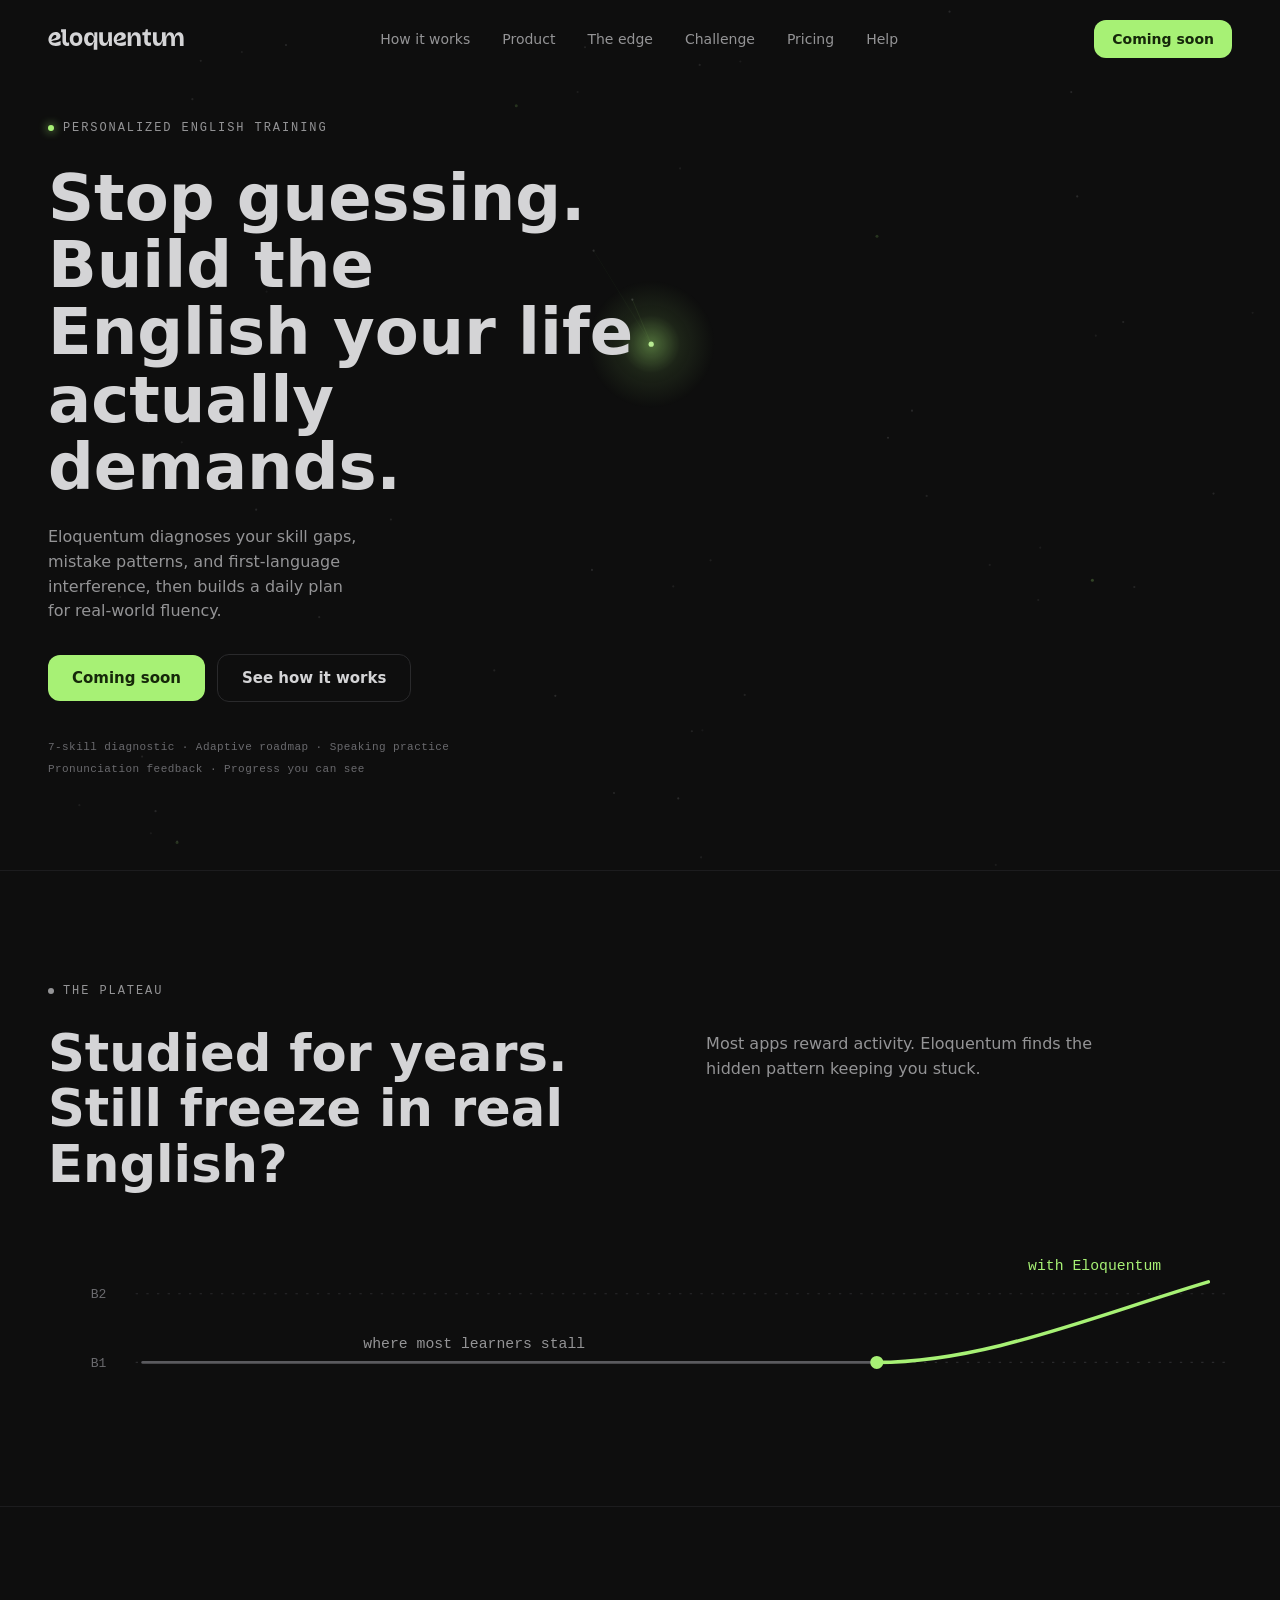
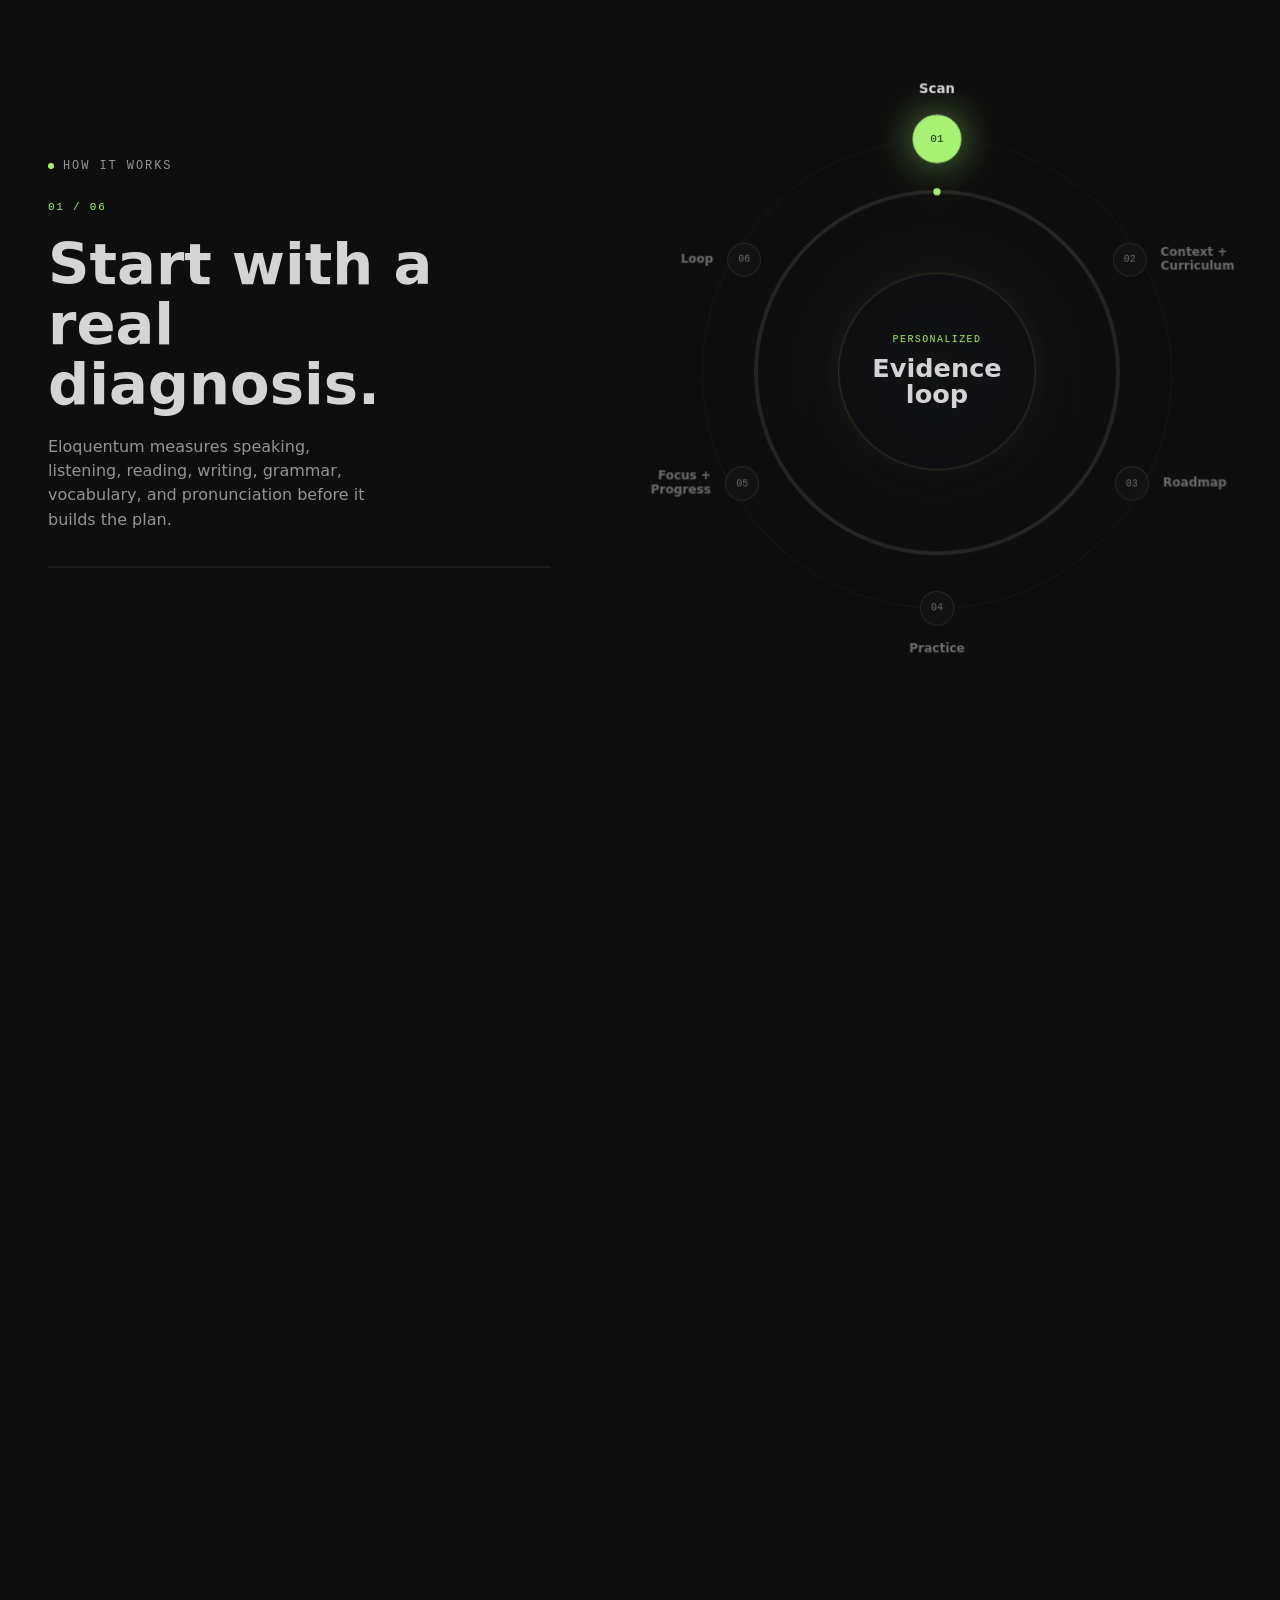
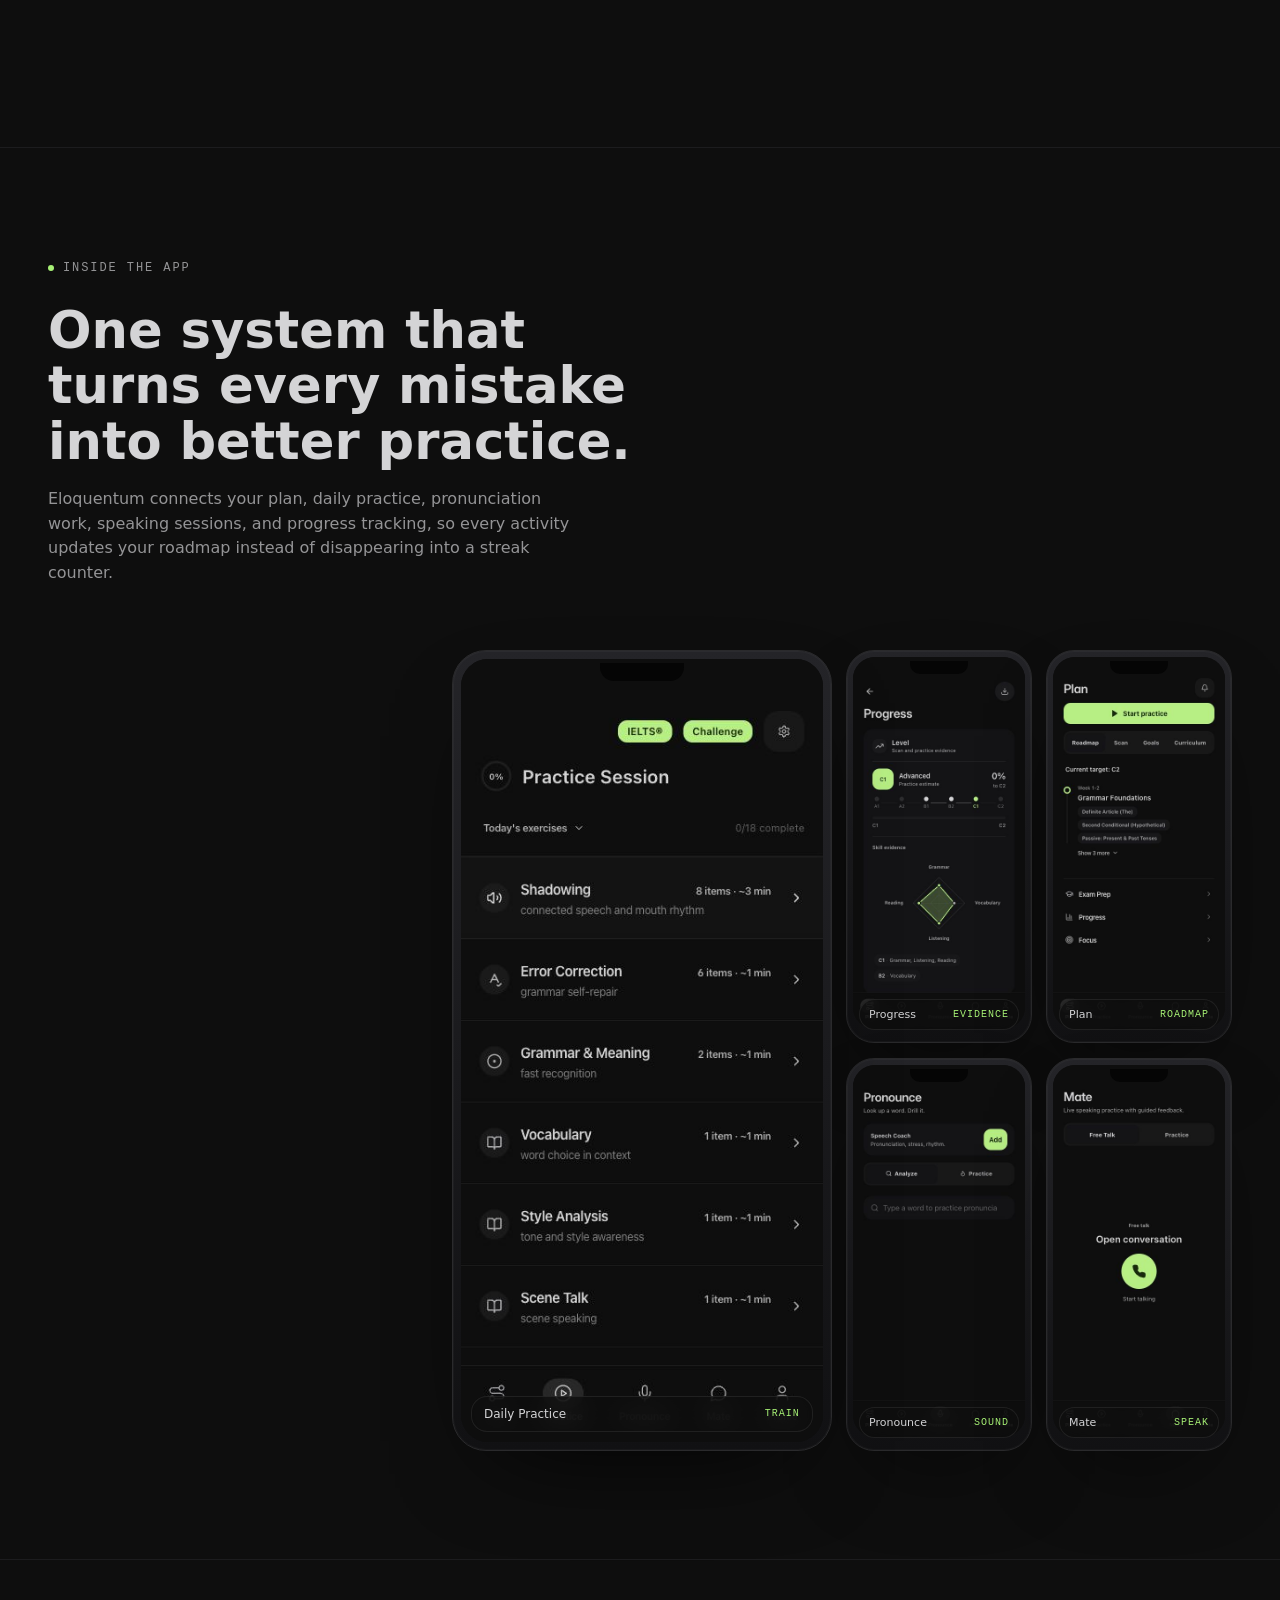
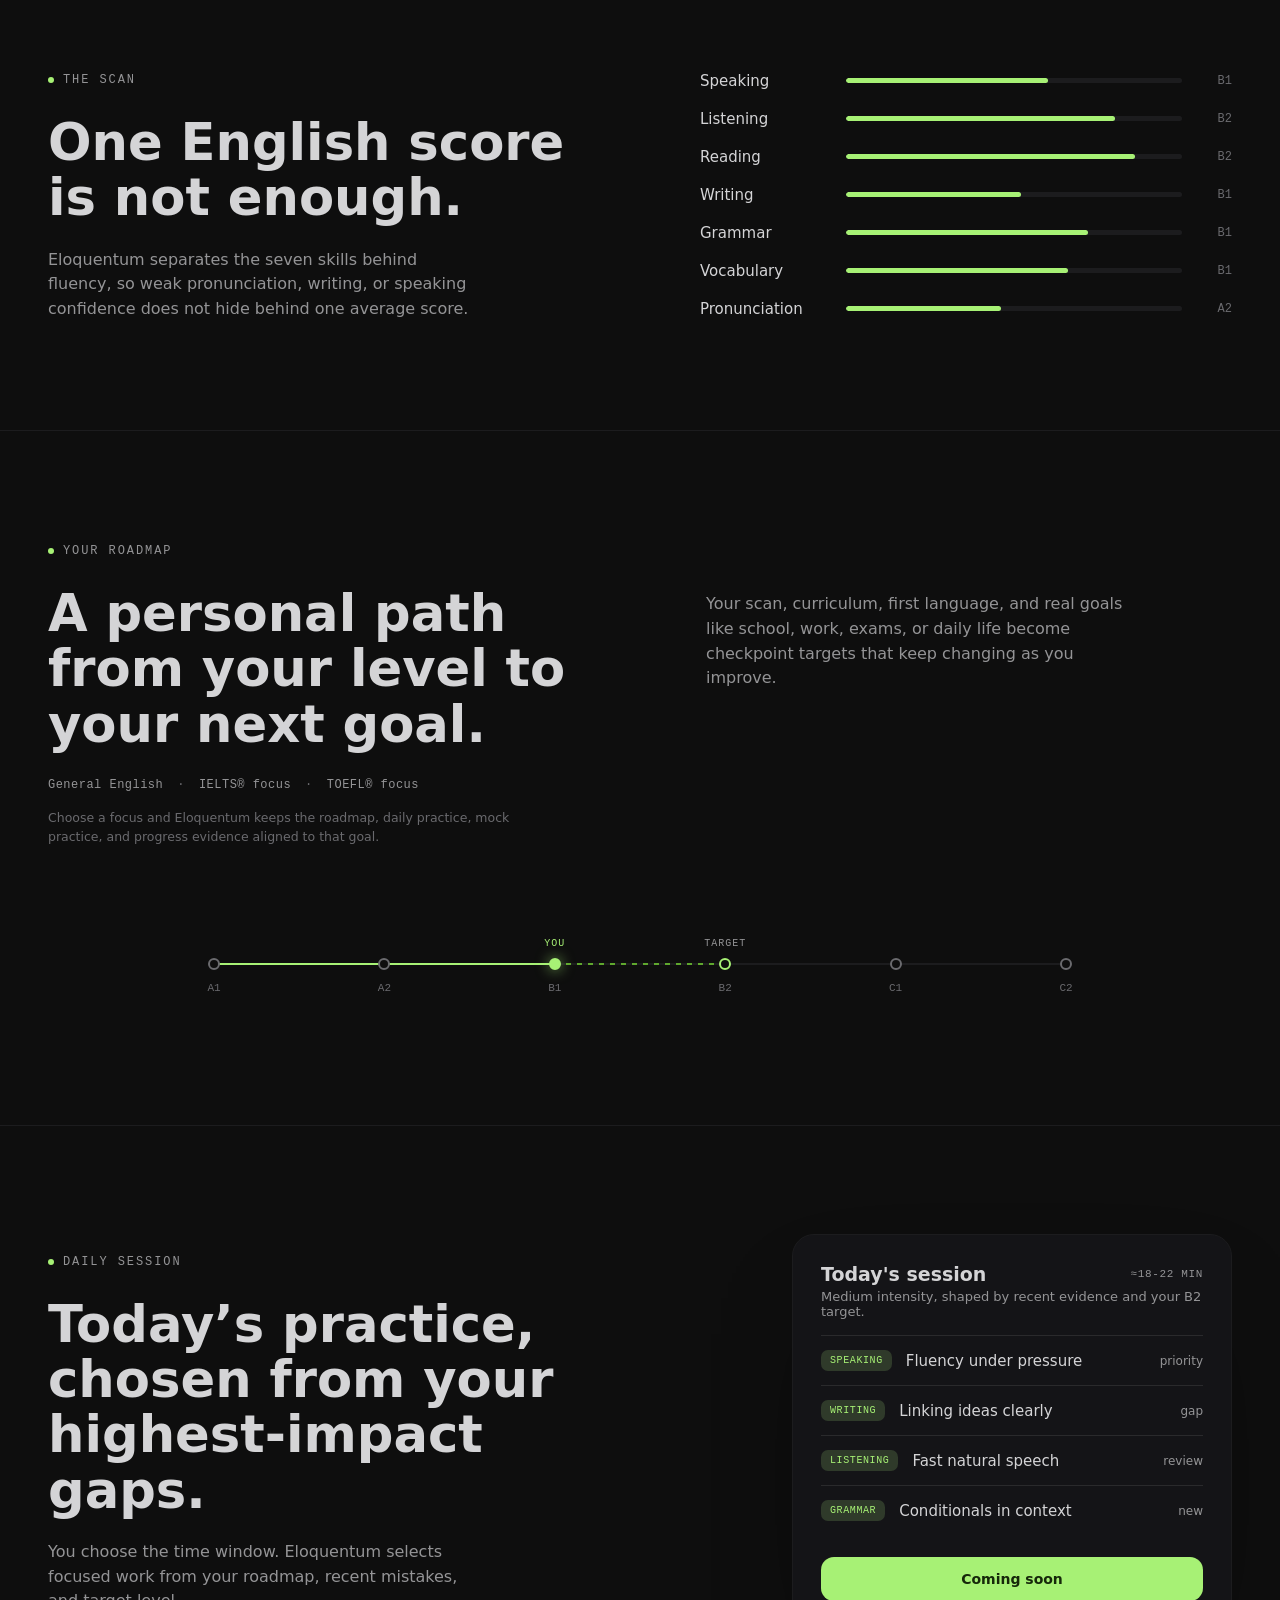
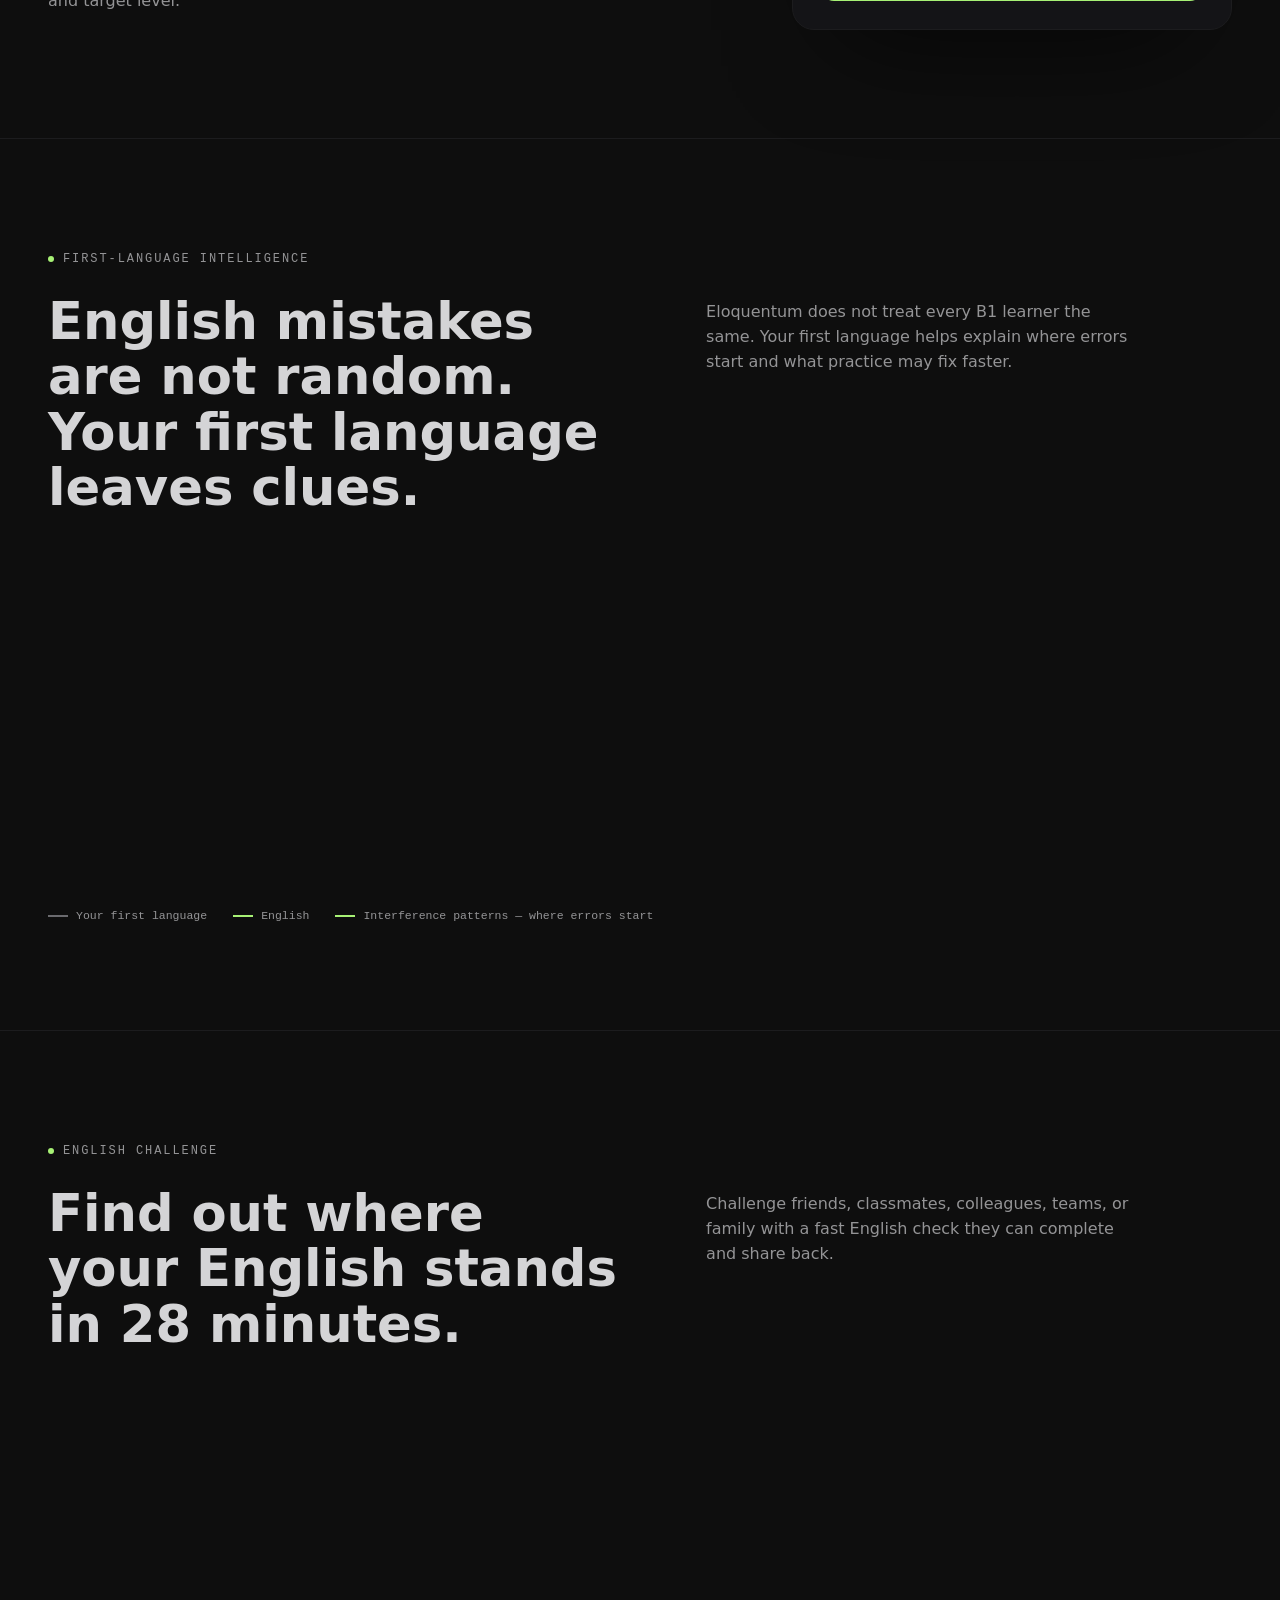
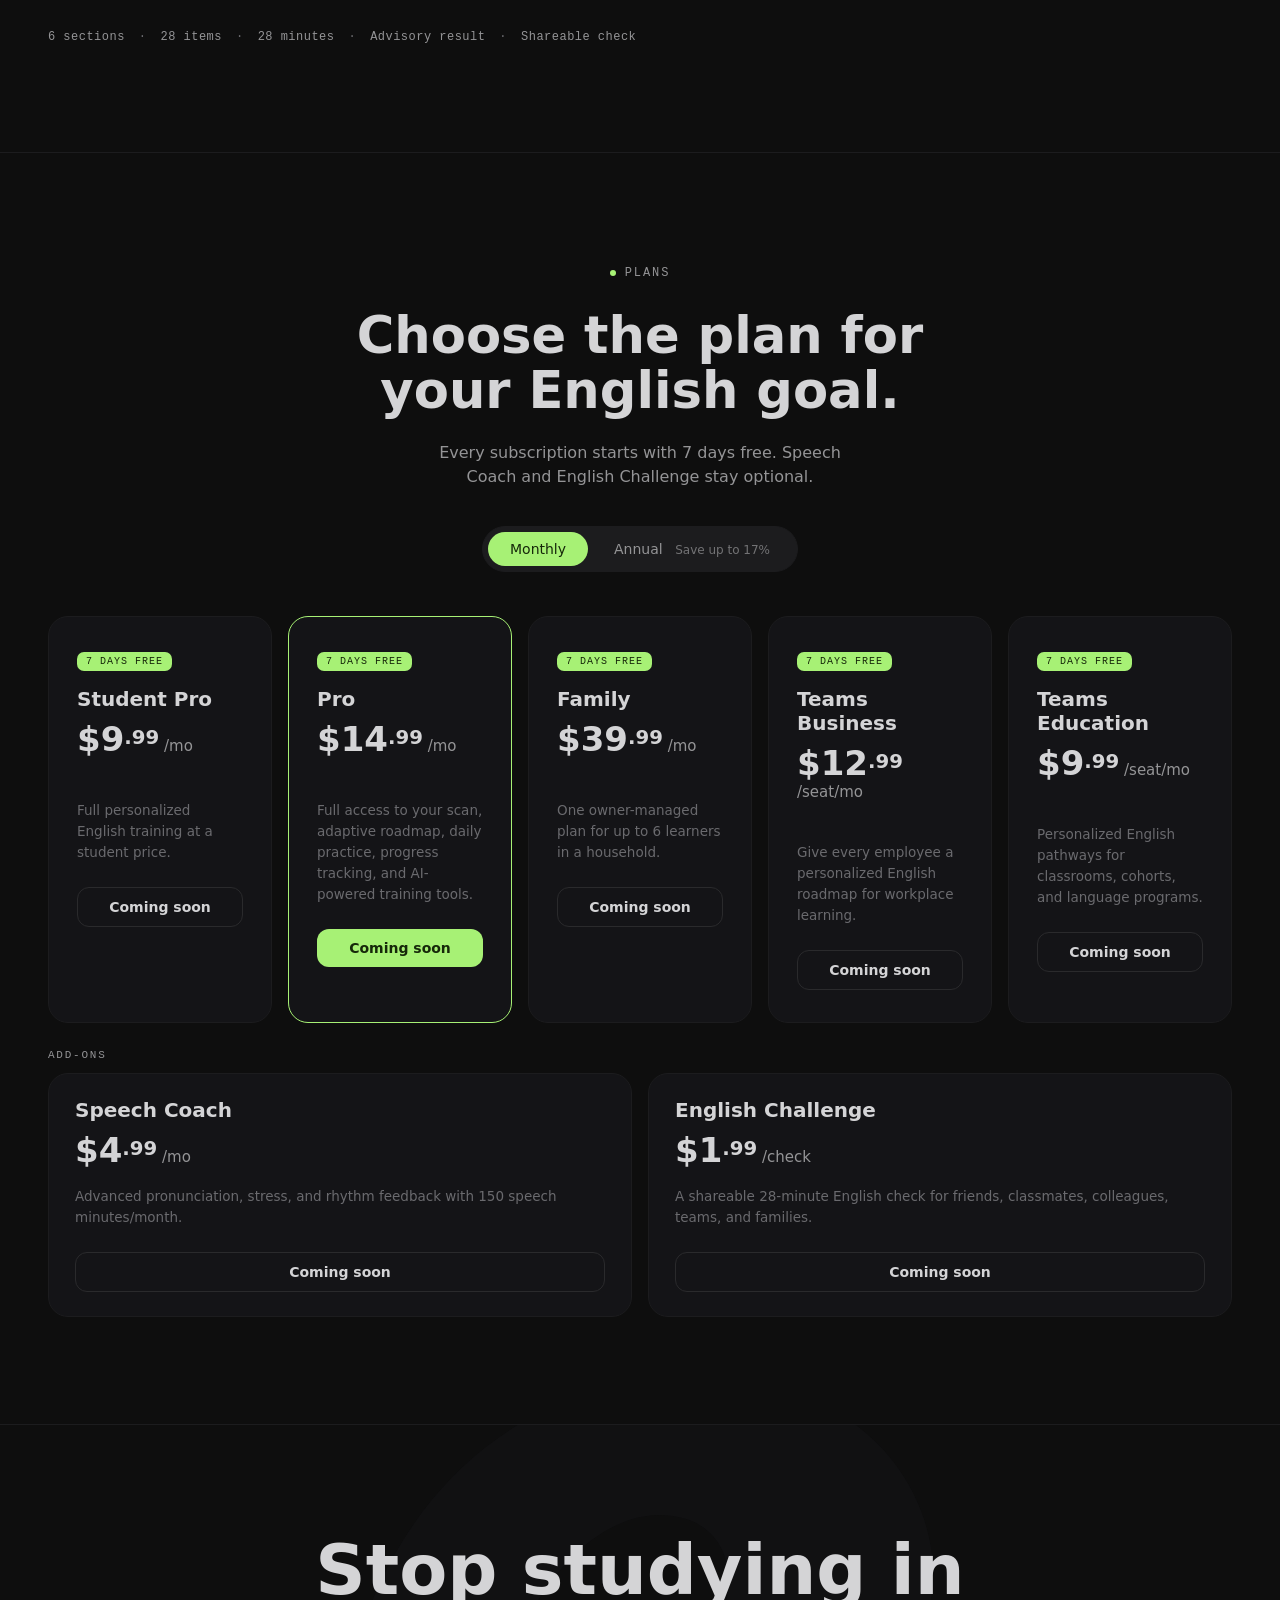
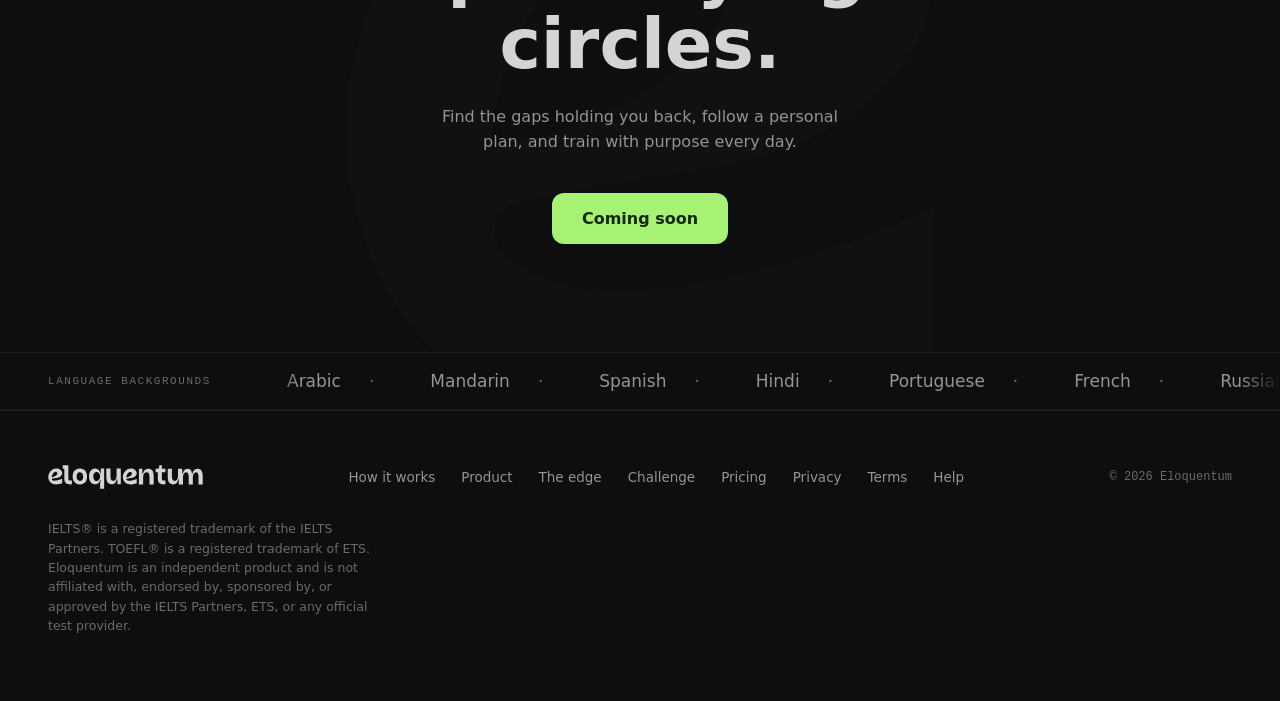
<file: index.html>
<!DOCTYPE html>
<html>
<head>
  <meta charset="utf-8">
  <title>Eloquentum — Diagnostic-first English fluency</title>
  <style>
    * { margin: 0; padding: 0; box-sizing: border-box; }
    body { background: #0E0E0E; display: flex; align-items: center; justify-content: center; min-height: 100vh; font-family: -apple-system, BlinkMacSystemFont, sans-serif; }
    #__bundler_loading { position: fixed; bottom: 20px; right: 20px; font: 13px/1.4 -apple-system, BlinkMacSystemFont, sans-serif; color: #666; background: #fff; padding: 8px 14px; border-radius: 8px; box-shadow: 0 1px 4px rgba(0,0,0,0.12); z-index: 10000; }
    #__bundler_thumbnail { position: fixed; inset: 0; width: 100%; height: 100%; display: flex; align-items: center; justify-content: center; background: #0E0E0E; z-index: 9999; }
    #__bundler_thumbnail svg { width: 100%; height: 100%; object-fit: contain; }
    #__bundler_placeholder { color: #999; font-size: 14px; }
  </style>
  <noscript>
    <style>#__bundler_loading { display: none; }</style>
    <div style="position:fixed;bottom:12px;left:12px;font:13px/1.4 -apple-system,BlinkMacSystemFont,sans-serif;color:#999;background:rgba(255,255,255,0.9);padding:6px 12px;border-radius:6px;box-shadow:0 1px 4px rgba(0,0,0,0.08);z-index:10000;">
      This page requires JavaScript to display.
    </div>
  </noscript>
</head>
<body>
  <div id="__bundler_thumbnail">
    <svg viewBox="628 162 664 756" xmlns="http://www.w3.org/2000/svg">
      <rect x="628" y="162" width="664" height="756" fill="#0E0E0E"></rect>
      <path fill="#A7F175" d="M805.87,653.45c6.5-6.2,15.69-9.22,24.48-11.7,56.12-15.81,114.47-21.72,172.08-30.7,57.62-8.98,115.66-21.4,167.05-48.89,51.39-27.49,95.96-71.95,112.27-127.79,20.07-68.7-6.8-146.11-58.51-195.71-51.72-49.6-124.77-73.22-196.5-74.59-121.04-2.3-237.93,56.91-309.99,153.28-50.68,67.78-83.11,150.15-86.19,235.06-3.66,100.91,36.16,204.2,112.08,270.98,79.49,69.92,190.42,95.22,296.37,92.39,86.19-2.3,171.9-21.67,250.67-56.65-.05-69.59.05-139.17,0-208.76-91.07,38.54-185.27,71.92-283.04,87.02-58.79,9.08-122.04,10.74-174.39-17.42-11.81-6.35-23.21-14.52-29.83-26.16-6.62-11.64-7.39-27.37,1.06-37.77.75-.92,1.55-1.79,2.4-2.6ZM805.56,507.26c12.56-44.45,33.15-85.35,62.39-121.16,34.89-42.72,86.72-76.53,142.23-60.77,25.81,7.33,43.49,27.81,47.78,53.7,4.4,26.49-1.45,51.82-16.6,74.09-9.22,13.55-19.86,25.86-32.65,36.45-57.64,47.77-137.69,77.56-213.93,93.39-1.1-25.81,3.66-50.54,10.77-75.71Z"></path>
    </svg>
  </div>
  <div id="__bundler_loading">Unpacking...</div>

  <script>
    
document.addEventListener('DOMContentLoaded', async function() {
  const loading = document.getElementById('__bundler_loading');
  function setStatus(msg) { if (loading) loading.textContent = msg; }

  // Error sink persists across replaceWith since it's on window, not the DOM.
  window.addEventListener('error', function(e) {
    var p = document.body || document.documentElement;
    var d = document.getElementById('__bundler_err') || p.appendChild(document.createElement('div'));
    d.id = '__bundler_err';
    d.style.cssText = 'position:fixed;bottom:12px;left:12px;right:12px;font:12px/1.4 ui-monospace,monospace;background:#2a1215;color:#ff8a80;padding:10px 14px;border-radius:8px;border:1px solid #5c2b2e;z-index:99999;white-space:pre-wrap;max-height:40vh;overflow:auto';
    d.textContent = (d.textContent ? d.textContent + String.fromCharCode(10) : '') +
      '[bundle] ' + (e.message || e.type) +
      (e.filename ? ' (' + e.filename.slice(0, 60) + ':' + e.lineno + ')' : '');
  }, true);

  try {
    const manifestEl = document.querySelector('script[type="__bundler/manifest"]');
    const templateEl = document.querySelector('script[type="__bundler/template"]');
    if (!manifestEl || !templateEl) {
      setStatus('Error: missing bundle data');
      console.error('[bundler] Missing script tags — manifestEl:', !!manifestEl, 'templateEl:', !!templateEl);
      return;
    }

    const manifest = JSON.parse(manifestEl.textContent);
    let template = JSON.parse(templateEl.textContent);

    const uuids = Object.keys(manifest);
    setStatus('Unpacking ' + uuids.length + ' assets...');

    const blobUrls = {};
    await Promise.all(uuids.map(async (uuid) => {
      const entry = manifest[uuid];
      try {
        const binaryStr = atob(entry.data);
        const bytes = new Uint8Array(binaryStr.length);
        for (let i = 0; i < binaryStr.length; i++) bytes[i] = binaryStr.charCodeAt(i);

        let finalBytes = bytes;
        if (entry.compressed) {
          if (typeof DecompressionStream !== 'undefined') {
            const ds = new DecompressionStream('gzip');
            const writer = ds.writable.getWriter();
            const reader = ds.readable.getReader();
            writer.write(bytes);
            writer.close();
            const chunks = [];
            let totalLen = 0;
            while (true) {
              const { done, value } = await reader.read();
              if (done) break;
              chunks.push(value);
              totalLen += value.length;
            }
            finalBytes = new Uint8Array(totalLen);
            let offset = 0;
            for (const chunk of chunks) { finalBytes.set(chunk, offset); offset += chunk.length; }
          } else {
            console.warn('DecompressionStream not available, asset ' + uuid + ' may not render');
          }
        }

        blobUrls[uuid] = URL.createObjectURL(new Blob([finalBytes], { type: entry.mime }));
      } catch (err) {
        console.error('Failed to decode asset ' + uuid + ':', err);
        blobUrls[uuid] = URL.createObjectURL(new Blob([], { type: entry.mime }));
      }
    }));

    const extResEl = document.querySelector('script[type="__bundler/ext_resources"]');
    const extResources = extResEl ? JSON.parse(extResEl.textContent) : [];
    const resourceMap = {};
    for (const entry of extResources) {
      if (blobUrls[entry.uuid]) resourceMap[entry.id] = blobUrls[entry.uuid];
    }

    setStatus('Rendering...');
    for (const uuid of uuids) template = template.split(uuid).join(blobUrls[uuid]);

    // Strip integrity + crossorigin — blob URLs from a file:// document inherit
    // a null origin, so crossorigin forces a CORS fetch that SRI then rejects.
    // The manifest bytes are ours; SRI protects against CDN compromise, not this.
    template = template.replace(/\s+integrity="[^"]*"/gi, '').replace(/\s+crossorigin="[^"]*"/gi, '');

    const resourceScript = '<script>window.__resources = ' +
      JSON.stringify(resourceMap).split('</' + 'script>').join('<\\/' + 'script>') +
      ';</' + 'script>';
    // Inject after <head> so the DOCTYPE stays first; prepending the script
    // would push the parser into quirks mode. DOMParser always emits a <head>
    // (synthesizing one if the source HTML omitted it) but may carry
    // attributes through, so match the full opening tag. slice() rather than
    // replace() keeps us clear of $-pattern substitution in resourceScript.
    const headOpen = template.match(/<head[^>]*>/i);
    if (headOpen) {
      const i = headOpen.index + headOpen[0].length;
      template = template.slice(0, i) + resourceScript + template.slice(i);
    }

    // Parse the template and swap the root element. Scripts inserted via
    // DOMParser/replaceWith are inert per spec — re-create each with
    // createElement so they execute, awaiting onload for src scripts to
    // preserve ordering (React before ReactDOM before Babel before text/babel).
    const doc = new DOMParser().parseFromString(template, 'text/html');
    document.documentElement.replaceWith(doc.documentElement);
    const dead = Array.from(document.scripts);
    for (const old of dead) {
      const s = document.createElement('script');
      for (const a of old.attributes) s.setAttribute(a.name, a.value);
      s.textContent = old.textContent;
      // text/babel scripts with a src: fetch and inline. transformScriptTags
      // does XHR against the src, but blob:null/ from a file:// origin is
      // silently dropped. Inlining makes it a plain inline babel script,
      // which transformScriptTags handles unconditionally.
      if ((s.type === 'text/babel' || s.type === 'text/jsx') && s.src) {
        const r = await fetch(s.src);
        s.textContent = await r.text();
        s.removeAttribute('src');
      }
      const p = s.src ? new Promise(function(r) { s.onload = s.onerror = r; }) : null;
      old.replaceWith(s);
      if (p) await p;
    }
    // Babel standalone auto-transforms type=text/babel on DOMContentLoaded,
    // which fired before we swapped the document. Trigger manually if present.
    if (window.Babel && typeof window.Babel.transformScriptTags === 'function') {
      window.Babel.transformScriptTags();
    }

    function addHelpLink(containerSelector) {
      const container = document.querySelector(containerSelector);
      if (!container || container.querySelector('a[href="help/index.html"]')) return;
      const link = document.createElement('a');
      link.href = 'help/index.html';
      link.textContent = 'Help';
      container.appendChild(link);
    }
    addHelpLink('.navlinks');
    addHelpLink('footer .fl');

    function disableComingSoonControls() {
      document.querySelectorAll('a, button').forEach(function(control) {
        if (control.textContent.trim().toLowerCase() !== 'coming soon') return;
        control.setAttribute('aria-disabled', 'true');
        control.setAttribute('data-disabled', 'true');
        control.style.cursor = 'default';
        if (control.tagName.toLowerCase() === 'a') {
          control.setAttribute('tabindex', '-1');
        } else {
          control.setAttribute('disabled', '');
        }
      });
    }
    disableComingSoonControls();
    document.addEventListener('click', function(event) {
      var target = event.target;
      if (!target || !target.closest) return;
      var control = target.closest('[data-disabled="true"]');
      if (!control) return;
      event.preventDefault();
    });
  } catch (err) {
    setStatus('Error unpacking: ' + err.message);
    console.error('Bundle unpack error:', err);
  }
});

  </script>

  <script type="__bundler/manifest">
{}
  </script>

  <script type="__bundler/ext_resources">
[]
  </script>

  <script type="__bundler/template">
"<!DOCTYPE html>\n<html lang=\"en\"><head>\n<meta charset=\"utf-8\">\n<meta name=\"viewport\" content=\"width=device-width, initial-scale=1\">\n<meta name=\"author\" content=\"Codex GPT-5.5 content recommendation copy\">\n<title>Eloquentum — Diagnostic-first English fluency<\u002Ftitle>\n<link rel=\"icon\" href=\"data:image/svg+xml,%3Csvg xmlns='http://www.w3.org/2000/svg' viewBox='628 162 664 756'%3E%3Cpath fill='%23A7F175' d='M805.87,653.45c6.5-6.2,15.69-9.22,24.48-11.7,56.12-15.81,114.47-21.72,172.08-30.7,57.62-8.98,115.66-21.4,167.05-48.89,51.39-27.49,95.96-71.95,112.27-127.79,20.07-68.7-6.8-146.11-58.51-195.71-51.72-49.6-124.77-73.22-196.5-74.59-121.04-2.3-237.93,56.91-309.99,153.28-50.68,67.78-83.11,150.15-86.19,235.06-3.66,100.91,36.16,204.2,112.08,270.98,79.49,69.92,190.42,95.22,296.37,92.39,86.19-2.3,171.9-21.67,250.67-56.65-.05-69.59.05-139.17,0-208.76-91.07,38.54-185.27,71.92-283.04,87.02-58.79,9.08-122.04,10.74-174.39-17.42-11.81-6.35-23.21-14.52-29.83-26.16-6.62-11.64-7.39-27.37,1.06-37.77.75-.92,1.55-1.79,2.4-2.6ZM805.56,507.26c12.56-44.45,33.15-85.35,62.39-121.16,34.89-42.72,86.72-76.53,142.23-60.77,25.81,7.33,43.49,27.81,47.78,53.7,4.4,26.49-1.45,51.82-16.6,74.09-9.22,13.55-19.86,25.86-32.65,36.45-57.64,47.77-137.69,77.56-213.93,93.39-1.1-25.81,3.66-50.54,10.77-75.71Z'/%3E%3C/svg%3E\">\n<style>\n  :root{\n    --bg:#0E0E0E;--bg2:#141417;--well:#1C1C1E;\n    --fg:#D4D4D6;--muted:#949496;--faint:#6A6A6E;--border:#2A2A2C;--hair:#1C1C1E;\n    --signal:#A7F175;--signal-ink:#16280A;--signal-active:#97E061;--signal-dim:#5FA82E;\n    --paper:#F8F8F8;--paper-ink:#1D1D1F;--paper-muted:#5A5A5E;--paper-line:#E4E4E4;\n    --font:-apple-system,BlinkMacSystemFont,\"SF Pro Display\",\"SF Pro Text\",system-ui,\"Segoe UI\",Roboto,\"Helvetica Neue\",Arial,sans-serif;\n    --round:ui-rounded,\"SF Pro Rounded\",-apple-system,BlinkMacSystemFont,system-ui,sans-serif;\n    --mono:ui-monospace,\"SF Mono\",Menlo,Monaco,Consolas,monospace;\n  }\n  *{box-sizing:border-box;margin:0;padding:0}\n  html{scroll-behavior:smooth}\n  body{background:var(--bg);color:var(--fg);font-family:var(--font);-webkit-font-smoothing:antialiased;overflow-x:hidden;letter-spacing:0}\n  ::selection{background:var(--signal);color:var(--signal-ink)}\n  .defs{position:absolute;width:0;height:0;overflow:hidden}\n  #ambient{position:fixed;inset:0;width:100%;height:100%;z-index:-1;pointer-events:none}\n\n  .progress{position:fixed;top:0;left:0;height:2px;width:0;background:var(--signal);z-index:30}\n\n  nav{position:fixed;top:0;left:0;right:0;z-index:20;transition:background .4s,backdrop-filter .4s,border-color .4s;border-bottom:1px solid transparent}\n  nav.solid{background:rgba(14,14,14,.78);backdrop-filter:blur(16px);border-bottom:1px solid var(--hair)}\n  .navin{display:flex;align-items:center;justify-content:space-between;max-width:1320px;margin:0 auto;padding:20px clamp(20px,5vw,48px)}\n  .logo{height:21px;width:136px;color:var(--fg);display:block}\n  .logo.foot{height:24px;width:155px}\n  .navlinks{display:flex;gap:32px;align-items:center}\n  .navlinks a{color:var(--muted);text-decoration:none;font-size:14px;transition:color .2s}\n  .navlinks a:hover{color:var(--fg)}\n  .btn{font-family:var(--font);font-size:14px;font-weight:590;border:none;cursor:pointer;border-radius:12px;padding:11px 18px;text-decoration:none;display:inline-flex;align-items:center;justify-content:center;gap:8px;transition:transform .2s,background .2s,border-color .2s;letter-spacing:0;white-space:nowrap}\n  .btn-cta{background:var(--signal);color:var(--signal-ink)}\n  .btn-cta:hover{background:var(--signal-active);transform:translateY(-1px)}\n  .btn-ghost{background:transparent;color:var(--fg);border:1px solid var(--border)}\n  .btn-ghost:hover{border-color:var(--muted);transform:translateY(-1px)}\n\n  .container{max-width:1320px;margin:0 auto;padding:0 clamp(20px,5vw,48px);position:relative;z-index:2}\n  .section{padding-top:clamp(88px,12vh,150px);padding-bottom:clamp(88px,12vh,150px);position:relative}\n  .eyebrow{display:inline-flex;align-items:center;gap:9px;font-family:var(--mono);font-size:12px;letter-spacing:.16em;text-transform:uppercase;color:var(--muted);margin-bottom:28px}\n  .eyebrow .dot{width:6px;height:6px;border-radius:50%;background:var(--signal)}\n  .eyebrow.neutral{color:var(--muted)}.eyebrow.neutral .dot{background:var(--muted)}\n  h2{font-family:var(--font);font-weight:600;font-size:clamp(30px,4vw,56px);line-height:1.08;letter-spacing:0;margin-bottom:22px;max-width:18ch}\n  h2 .g{color:inherit}\n  .lead{font-size:clamp(16px,1.15vw,18px);line-height:1.55;color:var(--muted);max-width:42ch;letter-spacing:0}\n\n  .reveal{opacity:0;transform:translateY(26px);transition:opacity 1s cubic-bezier(.16,.8,.3,1),transform 1s cubic-bezier(.16,.8,.3,1)}\n  .reveal.in{opacity:1;transform:none}\n\n  /* 3D segment transitions — each section pivots in as it enters */\n  .seg3d{opacity:0;transform:perspective(1600px) rotateX(20deg) translateY(80px) scale(.94);transform-origin:50% 100%;transition:opacity .9s ease,transform 1.15s cubic-bezier(.16,.8,.3,1);backface-visibility:hidden}\n  .seg3d.seg-in{opacity:1;transform:perspective(1600px) rotateX(0deg) translateY(0) scale(1)}\n  .seg3d.seg-up{transform-origin:50% 0%;transform:perspective(1600px) rotateX(-20deg) translateY(-80px) scale(.94)}\n  .seg3d.seg-up.seg-in{transform:perspective(1600px) rotateX(0deg) translateY(0) scale(1)}\n\n  /* HERO */\n  .hero{min-height:92vh;display:grid;grid-template-columns:1.05fr .95fr;gap:clamp(36px,5vw,84px);align-items:center;padding-top:116px;padding-bottom:90px}\n  .h-eyebrow{display:inline-flex;align-items:center;gap:9px;font-family:var(--mono);font-size:12px;letter-spacing:.16em;text-transform:uppercase;color:var(--muted);margin-bottom:30px}\n  .h-eyebrow .dot{width:6px;height:6px;border-radius:50%;background:var(--signal);box-shadow:0 0 10px var(--signal)}\n  h1{font-family:var(--font);font-weight:600;font-size:clamp(40px,5vw,72px);line-height:1.05;letter-spacing:0;margin-bottom:24px;max-width:16.5ch}\n  h1 .g{color:inherit}\n  .sub{font-size:clamp(16px,1.2vw,18px);line-height:1.55;color:var(--muted);max-width:31ch;margin-bottom:30px;letter-spacing:0}\n  .cta{display:flex;gap:12px;flex-wrap:wrap;align-items:center}\n  .cta .btn{font-size:15px;padding:14px 24px}\n  .trust{margin-top:34px;font-family:var(--mono);font-size:11px;letter-spacing:.04em;color:var(--faint);line-height:2}\n  .scanwrap{width:100%;max-width:460px;margin:0 auto;display:flex;flex-direction:column;align-items:center;gap:22px}\n  .scanstage{position:relative;width:100%;aspect-ratio:1/1}\n  canvas{position:absolute;inset:0;width:100%;height:100%}\n\n  /* generic editorial */\n  .hair{border-top:1px solid var(--hair)}\n  .twocol{display:grid;grid-template-columns:1.05fr .95fr;gap:clamp(36px,5vw,72px);align-items:center}\n  .lead-col{max-width:36rem}\n  .sechead{display:grid;grid-template-columns:1.05fr .95fr;gap:clamp(44px,6vw,96px);align-items:start}\n  .sechead h2{margin-bottom:0}\n  .sechead .lead{padding-top:6px}\n\n  /* PLATEAU */\n  .plateau h2{max-width:20ch}\n  .plateauchart{margin-top:52px}\n  .plateauchart svg{width:100%;aspect-ratio:1000/130;height:auto;display:block;overflow:visible}\n  .plateauchart .glab{font-family:var(--mono);font-size:11px;fill:var(--faint)}\n  .plateauchart .tlab{font-family:var(--mono);font-size:12.5px;opacity:0;transition:opacity .6s ease}\n  .plateauchart .tlab.m{fill:var(--muted)}\n  .plateauchart .tlab.g{fill:var(--signal)}\n  .plateauchart .p-dot{opacity:0;transition:opacity .4s ease}\n  .plateauchart .p-flat,.plateauchart .p-rise{stroke-linecap:round}\n\n  /* SCAN skills */\n  .skills{display:flex;flex-direction:column;gap:20px}\n  .srow{display:flex;align-items:center;gap:18px}\n  .sname{width:128px;font-size:15px;color:var(--fg);letter-spacing:0}\n  .sbar{flex:1;height:5px;border-radius:5px;background:var(--well);overflow:hidden}\n  .sbar i{display:block;height:100%;width:0;border-radius:5px;background:var(--signal);transition:width 1.2s cubic-bezier(.16,.8,.3,1)}\n  .reveal.in .sbar i{width:var(--w)}\n  .sval{width:32px;text-align:right;font-family:var(--mono);font-size:12px;color:var(--faint)}\n\n  /* ROADMAP */\n  .ladder{position:relative;max-width:880px;margin:64px auto 0;padding:52px 14px}\n  .ltrack{position:relative;height:2px;background:var(--well)}\n  .lfill{position:absolute;left:0;top:0;height:2px;width:0;background:var(--signal);transition:width 1.5s cubic-bezier(.16,.8,.3,1)}\n  .reveal.in .lfill{width:40%}\n  .lnext{position:absolute;left:40%;top:0;height:2px;width:20%;background:repeating-linear-gradient(90deg,var(--signal-dim) 0 5px,transparent 5px 11px)}\n  .lnode{position:absolute;top:1px}\n  .lnode .ndot{position:absolute;left:0;top:0;transform:translate(-50%,-50%);width:12px;height:12px;border-radius:50%;background:var(--bg);border:2px solid var(--faint)}\n  .lnode.cur .ndot{background:var(--signal);border-color:var(--signal);box-shadow:0 0 14px rgba(167,241,117,.7)}\n  .lnode.tgt .ndot{border-color:var(--signal)}\n  .lnode .cap{position:absolute;left:0;top:18px;transform:translateX(-50%);white-space:nowrap;font-family:var(--mono);font-size:11px;color:var(--faint)}\n  .lnode .tag{position:absolute;left:0;top:-26px;transform:translateX(-50%);white-space:nowrap;font-family:var(--mono);font-size:10px;letter-spacing:.1em;text-transform:uppercase}\n  .lnode.cur .tag{color:var(--signal)}.lnode.tgt .tag{color:var(--muted)}\n\n  /* SCROLL STORY */\n  .story-section{position:relative;padding:0}\n  .story-scroll{position:relative;min-height:560vh}\n  .story-sticky{position:sticky;top:0;min-height:100vh;display:flex;align-items:center;overflow:hidden;padding:92px 0 64px}\n  .story-sticky>.container{width:100%}\n  .story-grid{display:grid;grid-template-columns:minmax(0,.92fr) minmax(0,1.08fr);gap:clamp(44px,7vw,112px);align-items:center}\n  .story-copy{max-width:520px}\n  .story-kicker{margin-bottom:28px}\n  .story-count{font-family:var(--mono);font-size:11px;letter-spacing:.16em;text-transform:uppercase;color:var(--signal);margin-bottom:22px}\n  .story-title{font-size:clamp(34px,4.5vw,62px);line-height:1.04;letter-spacing:0;margin-bottom:20px;max-width:11ch;transition:opacity .22s ease,transform .22s ease}\n  .story-body{font-size:clamp(16px,1.25vw,19px);line-height:1.52;color:var(--muted);max-width:32ch;min-height:4.7em;transition:opacity .22s ease,transform .22s ease}\n  .story-meter{height:2px;background:var(--well);border-radius:2px;overflow:hidden;margin:34px 0 20px}\n  .story-meter i{display:block;height:100%;width:0;background:var(--signal);box-shadow:0 0 18px rgba(167,241,117,.55);transition:width .18s linear}\n  .story-visual{position:relative;min-height:min(68vh,650px);display:flex;align-items:center;justify-content:center;perspective:1100px}\n  .flywheel{--angle:-90deg;--p:0;--orbit:min(188px,17vw,calc((100vh - 120px)*.34));position:relative;width:min(510px,43vw,calc(100vh - 150px));aspect-ratio:1;display:grid;place-items:center;isolation:isolate;transition:transform .42s cubic-bezier(.16,.8,.3,1);transform:rotateX(3deg)}\n  .flywheel::before{content:\"\";position:absolute;inset:4%;border-radius:50%;background:radial-gradient(circle at 50% 50%,rgba(167,241,117,.11),transparent 34%),radial-gradient(circle at 50% 50%,rgba(255,255,255,.045),transparent 57%);border:1px solid rgba(255,255,255,.045);opacity:.95}\n  .flywheel-svg{position:absolute;inset:0;width:100%;height:100%;overflow:visible;z-index:1}\n  .wheel-base{fill:none;stroke:rgba(255,255,255,.095);stroke-width:.75}\n  .wheel-progress{fill:none;stroke:var(--signal);stroke-width:.5;stroke-linecap:round;stroke-dasharray:0 100;transform:rotate(-90deg);transform-origin:50% 50%;filter:drop-shadow(0 0 4px rgba(167,241,117,.34));transition:stroke-dasharray .08s linear}\n  .wheel-signal-dot{fill:var(--signal);filter:drop-shadow(0 0 4px rgba(167,241,117,.62));transition:cx .08s linear,cy .08s linear}\n  .wheel-core{position:relative;z-index:3;width:39%;aspect-ratio:1;border-radius:50%;display:flex;flex-direction:column;align-items:center;justify-content:center;text-align:center;padding:24px;background:rgba(15,15,17,.9);border:1px solid rgba(167,241,117,.14);box-shadow:0 0 0 1px rgba(255,255,255,.035) inset,0 24px 70px -44px rgba(0,0,0,.95);transition:transform .28s ease,border-color .28s ease}\n  .wheel-kicker{font-family:var(--mono);font-size:10px;letter-spacing:.14em;text-transform:uppercase;color:var(--signal);margin-bottom:10px}\n  .wheel-title{font-size:clamp(20px,2vw,26px);font-weight:600;line-height:1.03;letter-spacing:0;color:var(--fg);max-width:8ch}\n  .wheel-node{appearance:none;border:0;background:transparent;position:absolute;z-index:4;left:var(--x);top:var(--y);transform:translate(-50%,-50%);display:grid;place-items:center;color:var(--muted);font-family:var(--font);cursor:pointer;transition:transform .34s cubic-bezier(.16,.8,.3,1),opacity .24s ease,color .24s ease}\n  .wheel-node i{display:grid;place-items:center;width:34px;height:34px;border-radius:50%;font-family:var(--mono);font-style:normal;font-size:10px;color:var(--faint);background:rgba(20,20,22,.72);border:1px solid rgba(255,255,255,.085);transition:width .24s ease,height .24s ease,background .24s ease,color .24s ease,border-color .24s ease,box-shadow .24s ease}\n  .wheel-node span{position:absolute;left:50%;top:calc(100% + 16px);transform:translateX(-50%);width:max-content;max-width:132px;font-size:12px;font-weight:590;line-height:1.15;letter-spacing:0;color:var(--faint);transition:color .24s ease,opacity .24s ease}\n  .wheel-node.label-left span{left:auto;right:calc(100% + 14px);top:50%;transform:translateY(-50%);width:108px;max-width:108px;text-align:right}\n  .wheel-node.label-right span{left:calc(100% + 14px);top:50%;transform:translateY(-50%);width:108px;max-width:108px;text-align:left}\n  .wheel-node.label-top span{top:auto;bottom:calc(100% + 16px)}\n  .wheel-node.active{transform:translate(-50%,-50%) scale(1.12)}\n  .wheel-node.active i{width:44px;height:44px;color:var(--signal-ink);background:var(--signal);border-color:var(--signal);box-shadow:0 0 34px rgba(167,241,117,.52)}\n  .wheel-node.active span{color:var(--fg)}\n  .wheel-node.done{opacity:.58}\n\n  /* PRODUCT PROOF */\n  .product-proof .sechead{display:block;max-width:760px}\n  .product-proof .lead{max-width:52ch;padding-top:18px}\n  .phone-stage{display:grid;grid-template-columns:1fr;gap:clamp(44px,5vw,78px);margin-top:64px;align-items:center}\n  .phone-stage>*{min-width:0}\n  .phones{display:grid;grid-template-columns:minmax(0,1fr) repeat(2,minmax(0,.49fr));grid-template-rows:repeat(2,minmax(0,1fr));gap:14px;align-items:stretch;width:100%;max-width:780px;margin-left:auto}\n  .phone-shell{position:relative;min-width:0;border:1px solid var(--border);border-radius:34px;padding:8px;background:linear-gradient(180deg,#242428,#111113);box-shadow:0 38px 100px -48px rgba(0,0,0,.95),0 0 0 1px rgba(255,255,255,.03) inset;transition:transform .34s ease,border-color .34s ease,box-shadow .34s ease,filter .34s ease;will-change:transform;overflow:hidden}\n  .phone-shell::before{content:\"\";position:absolute;left:50%;top:12px;transform:translateX(-50%);width:84px;height:18px;border-radius:0 0 14px 14px;background:#050505;z-index:2}\n  .phone-shell::after{content:\"\";position:absolute;inset:0;border-radius:inherit;background:radial-gradient(circle at 50% 18%,rgba(167,241,117,.16),transparent 38%);opacity:0;transition:opacity .34s ease;pointer-events:none;z-index:1}\n  .phone-shell img{display:block;width:100%;aspect-ratio:390/844;object-fit:cover;object-position:top center;border-radius:27px;background:var(--bg)}\n  .phone-shell figcaption{position:absolute;left:18px;right:18px;bottom:18px;display:flex;justify-content:space-between;align-items:center;gap:12px;border-radius:16px;background:rgba(14,14,14,.76);backdrop-filter:blur(12px);border:1px solid rgba(255,255,255,.08);padding:10px 12px;font-size:12px;color:var(--fg)}\n  .phone-shell figcaption span:last-child{font-family:var(--mono);font-size:10px;letter-spacing:.1em;text-transform:uppercase;color:var(--signal)}\n  .phone-shell:hover{transform:translateY(-8px) scale(1.018);border-color:color-mix(in srgb,var(--signal) 42%,var(--border));box-shadow:0 50px 120px -46px rgba(0,0,0,.95),0 0 42px -22px rgba(167,241,117,.55),0 0 0 1px rgba(167,241,117,.14) inset;filter:saturate(1.08)}\n  .phone-shell:hover::after{opacity:1}\n  .phone-shell.main{grid-row:1 / span 2;z-index:1}\n  .phone-shell.small{border-radius:28px;padding:6px}\n  .phone-shell.small::before{width:58px;height:13px;top:10px;border-radius:0 0 10px 10px}\n  .phone-shell.small img{aspect-ratio:390/844;border-radius:22px}\n  .phone-shell.small figcaption{left:12px;right:12px;bottom:12px;padding:8px 9px;font-size:11px}\n  .phone-shell.small:hover{z-index:3;transform:translateY(-7px) scale(1.035)}\n\n  /* DAILY session card */\n  .light{background:var(--paper);color:var(--paper-ink)}\n  .light .lead{color:var(--paper-muted)}\n  .light .eyebrow{color:var(--paper-muted)}.light .eyebrow .dot{background:var(--signal-dim)}\n  .light h2 .g{color:inherit}\n  .dcard{background:var(--bg2);color:var(--fg);border:1px solid var(--hair);border-radius:22px;padding:28px;max-width:440px;margin-left:auto;box-shadow:0 50px 110px -50px rgba(0,0,0,.7)}\n  .dhead{display:flex;align-items:center;justify-content:space-between;margin-bottom:4px}\n  .dhead .t{font-weight:600;font-size:19px;letter-spacing:0}\n  .dhead .m{font-family:var(--mono);font-size:11px;color:var(--muted);letter-spacing:.06em}\n  .dnote{font-size:13px;color:var(--muted);margin-bottom:16px}\n  .ditem{display:flex;align-items:center;gap:14px;padding:14px 0;border-top:1px solid var(--border)}\n  .ditem .tg{font-family:var(--mono);font-size:10px;letter-spacing:.06em;text-transform:uppercase;color:var(--signal);background:color-mix(in srgb,var(--signal) 14%,var(--well));padding:5px 9px;border-radius:7px}\n  .ditem .nm{flex:1;font-size:15px;letter-spacing:0}\n  .ditem .ai{font-size:12px;color:var(--muted)}\n  .dbtn{margin-top:22px;width:100%;justify-content:center;background:var(--signal);color:var(--signal-ink);border-radius:13px;padding:14px;font-weight:590}\n  .dbtn:hover{background:var(--signal-active)}\n\n  /* EDGE */\n  .edgewrap{position:relative;width:100%;height:340px;margin-top:32px;-webkit-mask:linear-gradient(90deg,transparent,#000 6%,#000 94%,transparent);mask:linear-gradient(90deg,transparent,#000 6%,#000 94%,transparent)}\n  .key{display:flex;gap:26px;flex-wrap:wrap;margin-top:22px;font-family:var(--mono);font-size:11.5px;color:var(--muted)}\n  .key i{display:inline-block;width:20px;height:2px;vertical-align:middle;margin-right:8px}\n\n  /* CHALLENGE */\n  .wavewrap{position:relative;width:100%;height:220px;margin-top:32px;-webkit-mask:linear-gradient(90deg,transparent,#000 6%,#000 94%,transparent);mask:linear-gradient(90deg,transparent,#000 6%,#000 94%,transparent)}\n  .chips{display:flex;flex-wrap:wrap;align-items:center;margin-top:26px;font-family:var(--mono);font-size:12px;letter-spacing:.04em;color:var(--muted)}\n  .chip{padding:0}\n  .chip::after{content:\"·\";margin:0 14px;color:var(--faint)}\n  .chip:last-child::after{content:\"\";margin:0}\n  .fineprint{margin-top:16px;font-size:12.5px;line-height:1.55;color:var(--faint);max-width:64ch}\n\n  /* PRICING */\n  .price-controls{display:flex;flex-wrap:wrap;justify-content:center;gap:12px;margin:36px auto 44px}\n  .seg{display:inline-flex;background:var(--well);border:1px solid var(--hair);border-radius:999px;padding:5px;margin:0 auto 44px;gap:4px}\n  .seg button{font-family:var(--font);background:transparent;border:none;color:var(--muted);font-size:14px;padding:9px 22px;border-radius:999px;cursor:pointer;transition:.2s;font-weight:500}\n  .seg button.on{background:var(--signal);color:var(--signal-ink)}\n  .price-controls .seg{margin:0}\n  .billing button span{display:inline-block;margin-left:8px;font-size:12px;color:inherit;opacity:.72}\n  .plans{display:grid;grid-template-columns:repeat(auto-fit,minmax(220px,1fr));gap:16px;max-width:1320px;margin:0 auto;text-align:left}\n  .plan{background:var(--bg2);border:1px solid var(--hair);border-radius:20px;padding:32px 28px;transition:transform .3s,border-color .3s}\n  .plan:hover{transform:translateY(-3px);border-color:var(--border)}\n  .plan.feat{border-color:var(--signal)}\n  .plan .pn{font-size:20px;font-weight:600;margin-bottom:8px;letter-spacing:0}\n\t  .plan .pp{font-size:15px;color:var(--muted);margin-bottom:4px}\n\t  .plan .pp b{font-size:34px;font-weight:600;color:var(--fg);letter-spacing:0}\n\t  .plan .pp b .price-cents{font-size:.58em;vertical-align:.34em;font-weight:600}\n\t  .plan .annual{display:block;margin-top:7px;font-size:13px;color:var(--faint);min-height:18px}\n  .plan.feat .pp b{color:var(--fg)}\n  .plan .pd{font-size:13.5px;color:var(--faint);line-height:1.55;margin:16px 0 24px}\n  .plan .badge{display:inline-block;font-family:var(--mono);font-size:10px;letter-spacing:.1em;text-transform:uppercase;color:var(--signal-ink);background:var(--signal);border-radius:7px;padding:4px 9px;margin-bottom:16px}\n  .plan .btn{width:100%;justify-content:center}\n  .addons{max-width:1320px;margin:26px auto 0;text-align:left}\n  .addons-title{font-family:var(--mono);font-size:11px;letter-spacing:.16em;text-transform:uppercase;color:var(--muted);margin:0 0 12px}\n  .addon-grid{display:grid;grid-template-columns:repeat(auto-fit,minmax(240px,1fr));gap:16px}\n  .addon-grid .plan{padding:24px 26px}\n\n  /* CLOSE */\n  .close{text-align:center;position:relative;overflow:hidden}\n  .close .eglyph-bg{position:absolute;left:50%;top:54%;transform:translate(-50%,-50%);height:128%;aspect-ratio:664/756;width:auto;color:var(--bg2);z-index:0;opacity:.6}\n  .close .inner{position:relative;z-index:2}\n  .close h2{font-size:clamp(36px,5.8vw,70px);line-height:1.06;letter-spacing:0;margin:0 auto 24px;max-width:16ch}\n  .close .lead{margin:0 auto 38px}\n\n  footer{border-top:1px solid var(--hair);padding:54px 0 64px}\n  .fin{display:flex;flex-wrap:wrap;gap:30px;justify-content:space-between;max-width:1320px;margin:0 auto;padding:0 clamp(20px,5vw,48px);align-items:center}\n  .fin .fl{display:flex;gap:26px;flex-wrap:wrap}\n  .fin a{color:var(--muted);text-decoration:none;font-size:13.5px}\n  .fin a:hover{color:var(--fg)}\n  .fin .cp{font-family:var(--mono);font-size:12px;color:var(--faint)}\n  .footer-note{flex:0 1 42ch;margin-top:0;max-width:42ch}\n\n  .marquee{border-top:1px solid var(--hair);border-bottom:1px solid var(--hair);display:flex;align-items:center;overflow:hidden}\n  .marquee .mlabel{flex:none;padding:18px clamp(20px,5vw,48px);font-family:var(--mono);font-size:11px;letter-spacing:.14em;text-transform:uppercase;color:var(--faint)}\n  .mtrackwrap{flex:1;min-width:0;overflow:hidden;-webkit-mask:linear-gradient(90deg,transparent,#000 40px,#000 calc(100% - 40px),transparent);mask:linear-gradient(90deg,transparent,#000 40px,#000 calc(100% - 40px),transparent)}\n  .track{display:inline-flex;white-space:nowrap;padding:18px 0;animation:scrollx 36s linear infinite;will-change:transform}\n  .track span{flex:none;padding:0 28px;font-size:17px;color:var(--muted);font-weight:500;letter-spacing:0}\n  .track span::after{content:\"·\";margin-left:28px;color:var(--faint)}\n  @keyframes scrollx{from{transform:translateX(0)}to{transform:translateX(-50%)}}\n\n  @media (max-width:920px){\n    .navlinks{display:none}\n    .hero{grid-template-columns:1fr;padding-top:130px}\n    .scanwrap{max-width:340px;margin-top:36px;order:-1}\n    .twocol{grid-template-columns:1fr}\n    .sechead{grid-template-columns:1fr;gap:14px}\n    .product-proof .lead{padding-top:14px}\n    .dcard{margin:30px auto 0}\n    .plans,.addon-grid{grid-template-columns:1fr}\n    .story-scroll{min-height:auto}\n    .story-sticky{position:relative;min-height:auto;padding:42px 0 76px}\n    .story-grid{grid-template-columns:1fr;gap:34px}\n    .story-copy{max-width:none}\n    .story-body{min-height:auto}\n    .story-visual{min-height:560px}\n    .flywheel{width:min(500px,82vw);--orbit:min(188px,32vw)}\n    .phone-stage{grid-template-columns:1fr}\n    .trust{display:none}\n  }\n  @media (max-width:640px){\n    body{max-width:100vw;overflow-x:clip}\n    .container{width:100%;max-width:100%;padding-left:max(24px,calc(env(safe-area-inset-left) + 20px));padding-right:max(24px,calc(env(safe-area-inset-right) + 20px))}\n    .navin,.fin{padding-left:max(24px,calc(env(safe-area-inset-left) + 20px));padding-right:max(24px,calc(env(safe-area-inset-right) + 20px))}\n    .section{padding-top:76px;padding-bottom:76px}\n    .hero{min-height:auto;padding-top:112px;padding-bottom:76px}\n    h1{font-size:clamp(34px,9.4vw,46px);max-width:100%}\n    h2{font-size:clamp(32px,10vw,44px);max-width:100%}\n    .lead,.sub{max-width:100%}\n    .twocol,.sechead,.story-grid{width:100%;min-width:0}\n    .twocol>*,.sechead>*,.story-grid>*{min-width:0}\n    .plateauchart{overflow:hidden;margin-left:-2px;margin-right:-2px;padding-left:2px;padding-right:2px}\n    .plateauchart svg{max-width:100%;overflow:hidden}\n    .skills{width:100%;max-width:100%;gap:17px;overflow:hidden}\n    .srow{display:grid;grid-template-columns:minmax(96px,108px) minmax(0,1fr) 28px;gap:12px;align-items:center;width:100%}\n    .sname{width:auto;min-width:0;font-size:14px}\n    .sbar{min-width:0}\n    .sval{width:auto;font-size:11px}\n    .story-copy{width:100%}\n    .story-title{font-size:clamp(34px,11vw,46px);max-width:8.8ch}\n    .story-body{max-width:100%}\n    .phone-stage{overflow:hidden}\n  }\n  @media (max-width:480px){\n    .navin{padding-top:16px;padding-bottom:16px}\n    .logo{height:19px}\n    nav .btn{font-size:13px;padding:10px 14px;border-radius:12px}\n    .scanwrap{max-width:min(340px,86vw)}\n    .story-visual{min-height:430px}\n    .flywheel{width:min(342px,88vw);--orbit:min(132px,34vw)}\n    .wheel-core{width:52%;padding:18px}\n    .wheel-title{font-size:18px}\n    .wheel-node span{display:none}\n    .wheel-node i{width:34px;height:34px}\n    .wheel-node.active i{width:40px;height:40px}\n    .phone-stage{margin-top:34px}\n    .phones{grid-template-columns:repeat(2,minmax(0,1fr));grid-template-rows:auto;max-width:270px;margin:0 auto;gap:10px}\n    .phone-shell.main{grid-column:1 / -1;grid-row:auto;width:100%;max-width:252px;margin:0 auto 6px}\n    .phone-shell.small{display:block;width:100%;border-radius:18px;padding:4px}\n    .phone-shell.small::before{display:none}\n    .phone-shell.small img{aspect-ratio:390/844;border-radius:14px}\n    .phone-shell.small figcaption{position:static;margin-top:7px;background:transparent;backdrop-filter:none;border:0;padding:0 2px;font-size:10px}\n  }\n  @media (max-width:380px){\n    .container{padding-left:max(20px,calc(env(safe-area-inset-left) + 16px));padding-right:max(20px,calc(env(safe-area-inset-right) + 16px))}\n    .navin,.fin{padding-left:max(20px,calc(env(safe-area-inset-left) + 16px));padding-right:max(20px,calc(env(safe-area-inset-right) + 16px))}\n    .srow{grid-template-columns:88px minmax(0,1fr) 24px;gap:10px}\n    .sname{font-size:13px}\n  }\n  @media (prefers-reduced-motion:reduce){\n    .reveal{opacity:1;transform:none;transition:none}\n    .track{animation:none}\n    .story-title,.story-body,.story-copy,.story-meter i,.flywheel,.wheel-core,.wheel-node,.wheel-node i,.wheel-progress,.wheel-signal-dot{transition:none}\n    .seg3d{opacity:1!important;transform:none!important;transition:none}\n  }\n<\u002Fstyle>\n<\u002Fhead>\n<body>\n  \n  <svg class=\"defs\" aria-hidden=\"true\">\n    <symbol id=\"wordmark\" viewBox=\"308 439 1304 202\"><path fill=\"currentColor\" d=\"M843.94,601.68c-15.05,0-26.37-5.11-33.98-15.33-7.61-10.22-11.41-25.8-11.41-46.74v-70.16h35.33v65.75c0,12.6,1.88,21.96,5.64,28.09,3.76,6.13,9.48,9.2,17.17,9.2,4.58,0,8.59-1.14,12.02-3.44,3.44-2.29,6.38-5.48,8.83-9.57,2.45-4.09,4.29-8.91,5.52-14.48,1.23-5.56,1.92-11.53,2.09-17.91v-57.65h35.33v132.24h-28.46l-.23-41.19c0-1.37-1.12-2.48-2.49-2.48h0c-1.14,0-2.13.79-2.41,1.9-2.37,9.29-5.28,16.95-8.73,23.01-3.68,6.46-8.34,11.2-13.98,14.23-5.64,3.03-12.39,4.54-20.24,4.54Z\"><\u002Fpath><path fill=\"currentColor\" d=\"M1073.05,602.16v-132.24h28.95l-.23,39.2c0,1.52,1.22,2.75,2.74,2.75h0c1.26,0,2.35-.88,2.65-2.1,2.09-8.39,4.95-15.46,8.58-21.2,3.92-6.21,8.87-10.88,14.84-13.98,5.97-3.11,13.04-4.66,21.22-4.66,14.88,0,26.21,5.24,33.98,15.7,7.77,10.47,11.65,26.91,11.65,49.31v67.22h-35.57v-63.3c0-13.74-2.01-23.76-6.01-30.05-4.01-6.3-9.86-9.45-17.54-9.45-6.54,0-12.02,2.05-16.44,6.13-4.42,4.09-7.73,9.44-9.94,16.07s-3.4,14.03-3.56,22.2v58.39h-35.33Z\"><\u002Fpath><path fill=\"currentColor\" d=\"M1607.3,507.1c-1.8-8.26-4.5-15.13-8.09-20.61-3.6-5.48-8.06-9.61-13.37-12.39-5.32-2.78-11.49-4.17-18.52-4.17s-13.46,1.47-19.26,4.42c-5.81,2.95-10.8,7.53-14.97,13.74-3.91,5.83-7.07,13.18-9.47,22.03-.28,1.03-1.2,1.76-2.27,1.76h0c-1.2,0-2.2-.92-2.34-2.12-.9-7.92-2.62-14.69-5.18-20.33-2.78-6.13-6.71-10.92-11.78-14.35-5.07-3.44-11.45-5.15-19.14-5.15-7.2,0-13.45,1.56-18.77,4.66-5.32,3.11-9.86,7.73-13.62,13.86-3.54,5.77-6.42,13.01-8.66,21.74-.25.99-1.13,1.69-2.15,1.69h0c-1.23,0-2.23-1-2.23-2.23v-39.72h-35.33v57.65c-.17,6.38-.86,12.35-2.09,17.91-1.23,5.56-3.07,10.39-5.52,14.48-2.45,4.09-5.4,7.28-8.83,9.57-3.43,2.29-7.44,3.44-12.02,3.44-7.69,0-13.41-3.07-17.17-9.2-3.76-6.13-5.64-15.5-5.64-28.09v-65.75h-35.33v70.16c0,20.94,3.8,36.52,11.41,46.74,7.6,10.22,18.93,15.33,33.98,15.33,7.85,0,14.6-1.51,20.24-4.54,5.64-3.03,10.3-7.77,13.98-14.23,3.46-6.07,6.38-13.77,8.75-23.1.27-1.05,1.2-1.8,2.29-1.8h0c1.31,0,2.37,1.06,2.37,2.37v41.3h35.33v-59.37c.16-8.01,1.31-15.29,3.43-21.83,2.12-6.54,5.15-11.65,9.08-15.33,3.92-3.68,8.67-5.52,14.23-5.52,4.74,0,8.67,1.55,11.77,4.66,3.11,3.11,5.48,7.65,7.11,13.62,1.63,5.97,2.45,13.54,2.45,22.69v61.09h34.59v-59.62c.16-8.18,1.39-15.46,3.68-21.83,2.31-6.43,5.45-11.49,9.42-15.18s8.95-5.49,14.16-5.43c4.78.05,8.7,1.52,11.75,4.41,3.11,2.94,5.4,7.4,6.87,13.37,1.47,5.97,2.21,13.37,2.21,22.2v62.07h35.33v-66.49c0-10.8-.9-20.32-2.7-28.58Z\"><\u002Fpath><path fill=\"currentColor\" d=\"M495.23,602.16c-16.37,0-28.83-4.01-37.39-12.05-8.56-8.03-12.84-19.78-12.84-35.23v-84.87h-13.14v-28.29h47.24v110.32c0,6.97,1.29,11.75,3.87,14.32,2.57,2.58,7.19,3.86,13.87,3.86,2.73,0,12.16-.57,12.16-.57v31.6s-9.51.91-13.75.91Z\"><\u002Fpath><path fill=\"currentColor\" d=\"M628.82,499.14c-5.21-9.84-12.38-17.23-21.51-22.19-9.13-4.95-19.66-7.44-31.59-7.44s-22,2.44-31.13,7.32c-9.13,4.88-16.3,12.2-21.51,21.95-5.21,9.76-7.81,21.99-7.81,36.7s2.56,26.99,7.7,36.82c5.13,9.84,12.23,17.27,21.29,22.31,9.06,5.04,19.54,7.56,31.47,7.56s22-2.4,31.13-7.2c9.13-4.8,16.38-12.11,21.74-21.95,5.36-9.84,8.04-22.19,8.04-37.06s-2.6-26.99-7.81-36.82ZM600.23,557.5c-1.99,5.3-4.93,9.25-8.83,11.86-3.9,2.61-8.72,3.92-14.46,3.92-8.83,0-15.75-3.19-20.75-9.58-5-6.38-7.5-15.74-7.5-28.07,0-7.69,1.03-14.18,3.09-19.48,2.06-5.29,5.08-9.21,9.05-11.75,3.97-2.54,8.68-3.81,14.12-3.81,6.32,0,11.55,1.49,15.67,4.46,4.12,2.98,7.25,7.26,9.38,12.84,2.13,5.59,3.2,12.37,3.2,20.35,0,7.54-.99,13.96-2.98,19.26Z\"><\u002Fpath><path fill=\"currentColor\" d=\"M745.99,638.28v-35.11c0-3.98.24-8.08.72-12.3.48-4.22,1.15-8.55,2.03-13.02.68-3.48,1.39-6.96,2.12-10.45.32-1.51-.83-2.93-2.37-2.93h0c-1.06,0-1.99.71-2.31,1.72-2.16,6.92-4.93,12.95-8.31,18.1-3.67,5.57-8.28,9.83-13.85,12.78-5.57,2.94-12.42,4.42-20.54,4.42-11.15,0-20.46-2.86-27.94-8.6-7.49-5.73-13.14-13.49-16.96-23.28-3.82-9.79-5.73-20.9-5.73-33.31,0-13.69,2.11-25.51,6.33-35.46,4.22-9.95,10.31-17.67,18.27-23.16,7.96-5.49,17.43-8.24,28.42-8.24,7.64,0,14.33,1.43,20.06,4.3,5.73,2.86,10.42,7.09,14.09,12.66,3.35,5.1,5.7,11.47,7.05,19.1.22,1.24,1.27,2.16,2.53,2.16h0c1.43,0,2.59-1.17,2.57-2.6l-.45-35.61h28.66v168.84h-34.39ZM716.14,574.04c3.82,0,7.28-.75,10.39-2.27,3.1-1.51,5.85-3.5,8.24-5.97,2.39-2.47,4.42-5.21,6.09-8.24,1.67-3.02,2.94-6.21,3.82-9.55.87-3.34,1.31-6.53,1.31-9.55v-4.54c0-3.82-.6-7.88-1.79-12.18-1.19-4.3-2.95-8.24-5.25-11.82-2.31-3.58-5.3-6.53-8.96-8.84-3.67-2.3-8.12-3.46-13.37-3.46-5.57,0-10.43,1.59-14.57,4.78-4.14,3.19-7.37,7.64-9.67,13.37-2.31,5.73-3.46,12.58-3.46,20.54,0,7.32,1.11,13.81,3.34,19.46,2.23,5.65,5.33,10.11,9.31,13.37,3.98,3.26,8.83,4.9,14.57,4.9Z\"><\u002Fpath><path fill=\"currentColor\" d=\"M341.24,555.37c1.16-1.1,2.79-1.64,4.36-2.08,9.99-2.81,20.37-3.87,30.62-5.46s20.58-3.81,29.73-8.7c9.15-4.89,17.08-12.8,19.98-22.74,3.57-12.23-1.21-26-10.41-34.83-9.2-8.83-22.2-13.03-34.97-13.27-21.54-.41-42.34,10.13-55.17,27.28-9.02,12.06-14.79,26.72-15.34,41.83-.65,17.96,6.43,36.34,19.95,48.22,14.15,12.44,33.89,16.95,52.74,16.44,15.34-.41,30.59-3.86,44.61-10.08,0-12.38-.02-24.77-.03-37.15-16.21,6.86-32.94,12.8-50.34,15.49-10.46,1.62-21.72,1.91-31.03-3.1-2.1-1.13-4.13-2.58-5.31-4.65-1.18-2.07-1.32-4.87.19-6.72.13-.16.28-.32.43-.46ZM341.19,529.36c2.24-7.91,5.9-15.19,11.1-21.56,6.21-7.6,15.43-13.62,25.31-10.81,4.59,1.3,7.74,4.95,8.5,9.56.78,4.71-.26,9.22-2.95,13.19-1.64,2.41-3.53,4.6-5.81,6.49-10.26,8.5-24.5,13.8-38.07,16.62-.2-4.59.65-8.99,1.92-13.47Z\"><\u002Fpath><path fill=\"currentColor\" d=\"M968.87,556.55c1.16-1.1,2.79-1.64,4.36-2.08,9.99-2.81,20.37-3.87,30.62-5.46,10.25-1.6,20.58-3.81,29.73-8.7,9.15-4.89,17.08-12.8,19.98-22.74,3.57-12.23-1.21-26-10.41-34.83-9.2-8.83-22.2-13.03-34.97-13.27-21.54-.41-42.34,10.13-55.17,27.28-9.02,12.06-14.79,26.72-15.34,41.83-.65,17.96,6.43,36.34,19.95,48.22,14.15,12.44,33.89,16.95,52.74,16.44,15.34-.41,30.59-3.86,44.61-10.08,0-12.38-.02-24.77-.03-37.15-16.21,6.86-32.94,12.8-50.34,15.49-10.46,1.62-21.72,1.91-31.03-3.1-2.1-1.13-4.13-2.58-5.31-4.65-1.18-2.07-1.32-4.87.19-6.72.13-.16.28-.32.43-.46ZM968.81,530.53c2.24-7.91,5.9-15.19,11.1-21.56,6.21-7.6,15.43-13.62,25.31-10.81,4.59,1.3,7.74,4.95,8.5,9.56.78,4.71-.26,9.22-2.95,13.19-1.64,2.41-3.53,4.6-5.81,6.49-10.26,8.5-24.5,13.8-38.07,16.62-.2-4.59.65-8.99,1.92-13.47Z\"><\u002Fpath><path fill=\"currentColor\" d=\"M1295.97,499.12v-29.2h-29.9v-28.21h-20.12l-3.19,18.4c-.49,3.92-1.96,6.62-4.42,8.1-2.45,1.47-6.22,1.71-11.29,1.71h-13.49v29.2h18.41v55.76c0,15.46,4.28,27.2,12.84,35.23,8.56,8.03,21.02,12.05,37.39,12.05,4.24,0,13.75-.91,13.75-.91v-31.6s-9.43.57-12.16.57c-6.67,0-11.29-1.29-13.87-3.86-2.58-2.58-3.87-7.35-3.87-14.32v-52.92h29.89Z\"><\u002Fpath><\u002Fsymbol>\n    <symbol id=\"eglyph\" viewBox=\"628 162 664 756\"><path fill=\"currentColor\" d=\"M805.87,653.45c6.5-6.2,15.69-9.22,24.48-11.7,56.12-15.81,114.47-21.72,172.08-30.7,57.62-8.98,115.66-21.4,167.05-48.89,51.39-27.49,95.96-71.95,112.27-127.79,20.07-68.7-6.8-146.11-58.51-195.71-51.72-49.6-124.77-73.22-196.5-74.59-121.04-2.3-237.93,56.91-309.99,153.28-50.68,67.78-83.11,150.15-86.19,235.06-3.66,100.91,36.16,204.2,112.08,270.98,79.49,69.92,190.42,95.22,296.37,92.39,86.19-2.3,171.9-21.67,250.67-56.65-.05-69.59.05-139.17,0-208.76-91.07,38.54-185.27,71.92-283.04,87.02-58.79,9.08-122.04,10.74-174.39-17.42-11.81-6.35-23.21-14.52-29.83-26.16-6.62-11.64-7.39-27.37,1.06-37.77.75-.92,1.55-1.79,2.4-2.6ZM805.56,507.26c12.56-44.45,33.15-85.35,62.39-121.16,34.89-42.72,86.72-76.53,142.23-60.77,25.81,7.33,43.49,27.81,47.78,53.7,4.4,26.49-1.45,51.82-16.6,74.09-9.22,13.55-19.86,25.86-32.65,36.45-57.64,47.77-137.69,77.56-213.93,93.39-1.1-25.81,3.66-50.54,10.77-75.71Z\"><\u002Fpath><\u002Fsymbol>\n  <\u002Fsvg>\n\n  <canvas id=\"ambient\" aria-hidden=\"true\"><\u002Fcanvas>\n  <div class=\"progress\" id=\"progress\"><\u002Fdiv>\n\n  <nav id=\"nav\"><div class=\"navin\">\n    <a href=\"#top\" aria-label=\"Eloquentum home\"><svg class=\"logo\"><use href=\"#wordmark\"><\u002Fuse><\u002Fsvg><\u002Fa>\n    <div class=\"navlinks\">\n      <a href=\"#journey\">How it works<\u002Fa>\n      <a href=\"#product\">Product<\u002Fa>\n      <a href=\"#edge\">The edge<\u002Fa>\n      <a href=\"#challenge\">Challenge<\u002Fa>\n      <a href=\"#pricing\">Pricing<\u002Fa>\n    <\u002Fdiv>\n    <a href=\"mailto:hello@eloquentum.com?subject=Eloquentum%20app%20access\" class=\"btn btn-cta\" aria-label=\"Coming soon\">Coming soon<\u002Fa>\n  <\u002Fdiv><\u002Fnav>\n\n  <!-- HERO -->\n  <section class=\"container hero\" id=\"top\">\n    <div>\n      <span class=\"h-eyebrow\"><span class=\"dot\"><\u002Fspan>Personalized English training<\u002Fspan>\n      <h1>Stop guessing.<br>Build the English your life actually demands.<\u002Fh1>\n      <p class=\"sub\">Eloquentum diagnoses your skill gaps, mistake patterns, and first-language interference, then builds a daily plan for real-world fluency.<\u002Fp>\n      <div class=\"cta\">\n        <a href=\"mailto:hello@eloquentum.com?subject=Eloquentum%20app%20access\" class=\"btn btn-cta\">Coming soon<\u002Fa>\n        <a href=\"#journey\" class=\"btn btn-ghost\">See how it works<\u002Fa>\n      <\u002Fdiv>\n      <div class=\"trust\">7-skill diagnostic · Adaptive roadmap · Speaking practice<br>Pronunciation feedback · Progress you can see<\u002Fdiv>\n    <\u002Fdiv>\n    <div class=\"scanwrap\">\n      <div class=\"scanstage\"><canvas id=\"scanCanvas\"><\u002Fcanvas><\u002Fdiv>\n    <\u002Fdiv>\n  <\u002Fsection>\n\n  <!-- PLATEAU -->\n  <section class=\"container section plateau hair\">\n    <span class=\"eyebrow neutral reveal\"><span class=\"dot\"><\u002Fspan>The plateau<\u002Fspan>\n    <div class=\"sechead\">\n      <h2 class=\"reveal\">Studied for years.<br>Still freeze in real <span class=\"g\">English?<\u002Fspan><\u002Fh2>\n      <p class=\"lead reveal\">Most apps reward activity. Eloquentum finds the hidden pattern keeping you stuck.<\u002Fp>\n    <\u002Fdiv>\n    <div class=\"plateauchart reveal\" id=\"plateauChart\">\n      <svg viewBox=\"0 0 1000 130\" aria-hidden=\"true\">\n        <line x1=\"74\" y1=\"100\" x2=\"1000\" y2=\"100\" stroke=\"#2A2A2C\" stroke-width=\"1\" stroke-dasharray=\"2 7\"><\u002Fline>\n        <line x1=\"74\" y1=\"42\" x2=\"1000\" y2=\"42\" stroke=\"#2A2A2C\" stroke-width=\"1\" stroke-dasharray=\"2 7\"><\u002Fline>\n        <text x=\"36\" y=\"104\" class=\"glab\">B1<\u002Ftext>\n        <text x=\"36\" y=\"46\" class=\"glab\">B2<\u002Ftext>\n        <path class=\"p-flat\" d=\"M80,100 H700\" fill=\"none\" stroke=\"#5A5A5E\" stroke-width=\"2.5\"><\u002Fpath>\n        <path class=\"p-rise\" d=\"M700,100 C790,100 880,62 980,32\" fill=\"none\" stroke=\"#A7F175\" stroke-width=\"3\"><\u002Fpath>\n        <circle class=\"p-dot\" cx=\"700\" cy=\"100\" r=\"5.5\" fill=\"#A7F175\"><\u002Fcircle>\n        <text x=\"360\" y=\"88\" class=\"tlab m\" text-anchor=\"middle\">where most learners stall<\u002Ftext>\n        <text x=\"884\" y=\"22\" class=\"tlab g\" text-anchor=\"middle\">with Eloquentum<\u002Ftext>\n      <\u002Fsvg>\n    <\u002Fdiv>\n  <\u002Fsection>\n\n  <!-- JOURNEY -->\n  <section class=\"story-section hair\" id=\"journey\">\n    <div class=\"story-scroll\" id=\"personalizationStory\">\n      <div class=\"story-sticky\">\n        <div class=\"container story-grid\">\n          <div class=\"story-copy\">\n            <span class=\"eyebrow story-kicker\"><span class=\"dot\"><\u002Fspan>How it works<\u002Fspan>\n            <div class=\"story-count\" id=\"storyCount\">01 / 06<\u002Fdiv>\n            <h2 class=\"story-title\" id=\"storyTitle\">Start with a real diagnosis.<\u002Fh2>\n            <p class=\"story-body\" id=\"storyBody\">Scan the seven skills first, so practice does not begin from a generic level guess.<\u002Fp>\n            <div class=\"story-meter\" aria-hidden=\"true\"><i id=\"storyMeter\"><\u002Fi><\u002Fdiv>\n          <\u002Fdiv>\n          <div class=\"story-visual\" aria-hidden=\"true\">\n            <div class=\"flywheel\" id=\"storyFlywheel\">\n              <svg class=\"flywheel-svg\" viewBox=\"0 0 100 100\">\n                <circle class=\"wheel-base\" cx=\"50\" cy=\"50\" r=\"35.5\"><\u002Fcircle>\n                <circle class=\"wheel-progress\" id=\"storyArc\" cx=\"50\" cy=\"50\" r=\"35.5\" pathLength=\"100\"><\u002Fcircle>\n                <circle class=\"wheel-signal-dot\" id=\"storyDot\" cx=\"50\" cy=\"14.5\" r=\".72\"><\u002Fcircle>\n              <\u002Fsvg>\n              <div class=\"wheel-core\">\n                <div class=\"wheel-kicker\">Personalized<\u002Fdiv>\n                <div class=\"wheel-title\">Evidence loop<\u002Fdiv>\n              <\u002Fdiv>\n              <button class=\"wheel-node label-top active\" type=\"button\" data-story-index=\"0\" data-wheel-node=\"0\" style=\"--x:50%;--y:4%\"><i>01<\u002Fi><span>Scan<\u002Fspan><\u002Fbutton>\n              <button class=\"wheel-node label-right\" type=\"button\" data-story-index=\"1\" data-wheel-node=\"1\" style=\"--x:88%;--y:28%\"><i>02<\u002Fi><span>Context + Curriculum<\u002Fspan><\u002Fbutton>\n              <button class=\"wheel-node label-right\" type=\"button\" data-story-index=\"2\" data-wheel-node=\"2\" style=\"--x:88%;--y:72%\"><i>03<\u002Fi><span>Roadmap<\u002Fspan><\u002Fbutton>\n              <button class=\"wheel-node\" type=\"button\" data-story-index=\"3\" data-wheel-node=\"3\" style=\"--x:50%;--y:96%\"><i>04<\u002Fi><span>Practice<\u002Fspan><\u002Fbutton>\n              <button class=\"wheel-node label-left\" type=\"button\" data-story-index=\"4\" data-wheel-node=\"4\" style=\"--x:12%;--y:72%\"><i>05<\u002Fi><span>Focus +<br>Progress<\u002Fspan><\u002Fbutton>\n              <button class=\"wheel-node label-left\" type=\"button\" data-story-index=\"5\" data-wheel-node=\"5\" style=\"--x:12%;--y:28%\"><i>06<\u002Fi><span>Loop<\u002Fspan><\u002Fbutton>\n            <\u002Fdiv>\n          <\u002Fdiv>\n        <\u002Fdiv>\n      <\u002Fdiv>\n    <\u002Fdiv>\n  <\u002Fsection>\n\n  <!-- PRODUCT PROOF -->\n  <section class=\"container section hair product-proof\" id=\"product\">\n    <span class=\"eyebrow reveal\"><span class=\"dot\"><\u002Fspan>Inside the app<\u002Fspan>\n    <div class=\"sechead\">\n      <h2 class=\"reveal\">One system that turns every mistake into better <span class=\"g\">practice.<\u002Fspan><\u002Fh2>\n      <p class=\"lead reveal\">Eloquentum connects your plan, daily practice, pronunciation work, speaking sessions, and progress tracking, so every activity updates your roadmap instead of disappearing into a streak counter.<\u002Fp>\n    <\u002Fdiv>\n    <div class=\"phone-stage reveal\">\n      <div class=\"phones\" aria-label=\"Current Eloquentum app screens\">\n        <figure class=\"phone-shell main\">\n          <img src=\"assets/eloquentum-practice-phone.png\" alt=\"Eloquentum Daily Practice screen\" loading=\"lazy\">\n          <figcaption><span>Daily Practice<\u002Fspan><span>Train<\u002Fspan><\u002Ffigcaption>\n        <\u002Ffigure>\n        <figure class=\"phone-shell small\">\n          <img src=\"assets/eloquentum-progress-phone.png\" alt=\"Eloquentum Progress screen\" loading=\"lazy\">\n          <figcaption><span>Progress<\u002Fspan><span>Evidence<\u002Fspan><\u002Ffigcaption>\n        <\u002Ffigure>\n        <figure class=\"phone-shell small\">\n          <img src=\"assets/eloquentum-plan-phone.png\" alt=\"Eloquentum Plan and Roadmap screen\" loading=\"lazy\">\n          <figcaption><span>Plan<\u002Fspan><span>Roadmap<\u002Fspan><\u002Ffigcaption>\n        <\u002Ffigure>\n        <figure class=\"phone-shell small\">\n          <img src=\"assets/eloquentum-pronounce-phone.png\" alt=\"Eloquentum Pronounce screen\" loading=\"lazy\">\n          <figcaption><span>Pronounce<\u002Fspan><span>Sound<\u002Fspan><\u002Ffigcaption>\n        <\u002Ffigure>\n        <figure class=\"phone-shell small\">\n          <img src=\"assets/eloquentum-mate-phone.png\" alt=\"Eloquentum Mate speaking practice screen\" loading=\"lazy\">\n          <figcaption><span>Mate<\u002Fspan><span>Speak<\u002Fspan><\u002Ffigcaption>\n        <\u002Ffigure>\n      <\u002Fdiv>\n    <\u002Fdiv>\n  <\u002Fsection>\n\n  <!-- SCAN -->\n  <section class=\"container section hair\" id=\"scan\">\n    <div class=\"twocol\">\n      <div class=\"lead-col\">\n        <span class=\"eyebrow reveal\"><span class=\"dot\"><\u002Fspan>The scan<\u002Fspan>\n        <h2 class=\"reveal\">One English score is not <span class=\"g\">enough.<\u002Fspan><\u002Fh2>\n        <p class=\"lead reveal\">Eloquentum separates the seven skills behind fluency, so weak pronunciation, writing, or speaking confidence does not hide behind one average score.<\u002Fp>\n      <\u002Fdiv>\n      <div class=\"skills reveal\">\n        <div class=\"srow\"><span class=\"sname\">Speaking<\u002Fspan><span class=\"sbar\"><i style=\"--w:60%\"><\u002Fi><\u002Fspan><span class=\"sval\">B1<\u002Fspan><\u002Fdiv>\n        <div class=\"srow\"><span class=\"sname\">Listening<\u002Fspan><span class=\"sbar\"><i style=\"--w:80%\"><\u002Fi><\u002Fspan><span class=\"sval\">B2<\u002Fspan><\u002Fdiv>\n        <div class=\"srow\"><span class=\"sname\">Reading<\u002Fspan><span class=\"sbar\"><i style=\"--w:86%\"><\u002Fi><\u002Fspan><span class=\"sval\">B2<\u002Fspan><\u002Fdiv>\n        <div class=\"srow\"><span class=\"sname\">Writing<\u002Fspan><span class=\"sbar\"><i style=\"--w:52%\"><\u002Fi><\u002Fspan><span class=\"sval\">B1<\u002Fspan><\u002Fdiv>\n        <div class=\"srow\"><span class=\"sname\">Grammar<\u002Fspan><span class=\"sbar\"><i style=\"--w:72%\"><\u002Fi><\u002Fspan><span class=\"sval\">B1<\u002Fspan><\u002Fdiv>\n        <div class=\"srow\"><span class=\"sname\">Vocabulary<\u002Fspan><span class=\"sbar\"><i style=\"--w:66%\"><\u002Fi><\u002Fspan><span class=\"sval\">B1<\u002Fspan><\u002Fdiv>\n        <div class=\"srow\"><span class=\"sname\">Pronunciation<\u002Fspan><span class=\"sbar\"><i style=\"--w:46%\"><\u002Fi><\u002Fspan><span class=\"sval\">A2<\u002Fspan><\u002Fdiv>\n      <\u002Fdiv>\n    <\u002Fdiv>\n  <\u002Fsection>\n\n  <!-- ROADMAP -->\n  <section class=\"container section hair\" id=\"roadmap\">\n    <span class=\"eyebrow reveal\"><span class=\"dot\"><\u002Fspan>Your roadmap<\u002Fspan>\n    <div class=\"sechead\">\n      <h2 class=\"reveal\">A personal path from your level to your next <span class=\"g\">goal.<\u002Fspan><\u002Fh2>\n      <p class=\"lead reveal\">Your scan, curriculum, first language, and real goals like school, work, exams, or daily life become checkpoint targets that keep changing as you improve.<\u002Fp>\n    <\u002Fdiv>\n    <div class=\"chips reveal\" aria-label=\"Supported learning goals\">\n      <span class=\"chip\">General English<\u002Fspan>\n      <span class=\"chip\">IELTS® focus<\u002Fspan>\n      <span class=\"chip\">TOEFL® focus<\u002Fspan>\n    <\u002Fdiv>\n    <p class=\"fineprint reveal\">Choose a focus and Eloquentum keeps the roadmap, daily practice, mock practice, and progress evidence aligned to that goal.<\u002Fp>\n    <div class=\"ladder reveal\">\n      <div class=\"ltrack\">\n        <div class=\"lfill\"><\u002Fdiv><div class=\"lnext\"><\u002Fdiv>\n        <div class=\"lnode\" style=\"left:0%\"><div class=\"ndot\"><\u002Fdiv><div class=\"cap\">A1<\u002Fdiv><\u002Fdiv>\n        <div class=\"lnode\" style=\"left:20%\"><div class=\"ndot\"><\u002Fdiv><div class=\"cap\">A2<\u002Fdiv><\u002Fdiv>\n        <div class=\"lnode cur\" style=\"left:40%\"><div class=\"tag\">You<\u002Fdiv><div class=\"ndot\"><\u002Fdiv><div class=\"cap\">B1<\u002Fdiv><\u002Fdiv>\n        <div class=\"lnode tgt\" style=\"left:60%\"><div class=\"tag\">Target<\u002Fdiv><div class=\"ndot\"><\u002Fdiv><div class=\"cap\">B2<\u002Fdiv><\u002Fdiv>\n        <div class=\"lnode\" style=\"left:80%\"><div class=\"ndot\"><\u002Fdiv><div class=\"cap\">C1<\u002Fdiv><\u002Fdiv>\n        <div class=\"lnode\" style=\"left:100%\"><div class=\"ndot\"><\u002Fdiv><div class=\"cap\">C2<\u002Fdiv><\u002Fdiv>\n      <\u002Fdiv>\n    <\u002Fdiv>\n  <\u002Fsection>\n\n  <!-- DAILY light -->\n  <section>\n    <div class=\"container section hair\">\n      <div class=\"twocol\">\n        <div class=\"lead-col\">\n          <span class=\"eyebrow reveal\"><span class=\"dot\"><\u002Fspan>Daily session<\u002Fspan>\n          <h2 class=\"reveal\">Today’s practice, chosen from your highest-impact <span class=\"g\">gaps.<\u002Fspan><\u002Fh2>\n          <p class=\"lead reveal\">You choose the time window. Eloquentum selects focused work from your roadmap, recent mistakes, and target level.<\u002Fp>\n        <\u002Fdiv>\n        <div class=\"dcard reveal\">\n          <div class=\"dhead\"><span class=\"t\">Today's session<\u002Fspan><span class=\"m\">≈18-22 MIN<\u002Fspan><\u002Fdiv>\n          <div class=\"dnote\">Medium intensity, shaped by recent evidence and your B2 target.<\u002Fdiv>\n          <div class=\"ditem\"><span class=\"tg\">Speaking<\u002Fspan><span class=\"nm\">Fluency under pressure<\u002Fspan><span class=\"ai\">priority<\u002Fspan><\u002Fdiv>\n          <div class=\"ditem\"><span class=\"tg\">Writing<\u002Fspan><span class=\"nm\">Linking ideas clearly<\u002Fspan><span class=\"ai\">gap<\u002Fspan><\u002Fdiv>\n          <div class=\"ditem\"><span class=\"tg\">Listening<\u002Fspan><span class=\"nm\">Fast natural speech<\u002Fspan><span class=\"ai\">review<\u002Fspan><\u002Fdiv>\n          <div class=\"ditem\"><span class=\"tg\">Grammar<\u002Fspan><span class=\"nm\">Conditionals in context<\u002Fspan><span class=\"ai\">new<\u002Fspan><\u002Fdiv>\n          <a href=\"mailto:hello@eloquentum.com?subject=Eloquentum%20app%20access\" class=\"btn dbtn\">Coming soon<\u002Fa>\n        <\u002Fdiv>\n      <\u002Fdiv>\n    <\u002Fdiv>\n  <\u002Fsection>\n\n  <!-- EDGE -->\n  <section class=\"container section hair\" id=\"edge\">\n    <span class=\"eyebrow reveal\"><span class=\"dot\"><\u002Fspan>First-language intelligence<\u002Fspan>\n    <div class=\"sechead\">\n      <h2 class=\"reveal\">English mistakes are not random. Your first language leaves <span class=\"g\">clues.<\u002Fspan><\u002Fh2>\n      <p class=\"lead reveal\">Eloquentum does not treat every B1 learner the same. Your first language helps explain where errors start and what practice may fix faster.<\u002Fp>\n    <\u002Fdiv>\n    <div class=\"edgewrap reveal\"><canvas id=\"edgeCanvas\"><\u002Fcanvas><\u002Fdiv>\n    <div class=\"key reveal\">\n      <span><i style=\"background:#6A6A6E\"><\u002Fi>Your first language<\u002Fspan>\n      <span><i style=\"background:var(--signal)\"><\u002Fi>English<\u002Fspan>\n      <span><i style=\"background:var(--signal)\"><\u002Fi>Interference patterns — where errors start<\u002Fspan>\n    <\u002Fdiv>\n  <\u002Fsection>\n\n  <!-- CHALLENGE -->\n  <section class=\"container section hair\" id=\"challenge\">\n    <span class=\"eyebrow reveal\"><span class=\"dot\"><\u002Fspan>English Challenge<\u002Fspan>\n    <div class=\"sechead\">\n      <h2 class=\"reveal\">Find out where your English stands in 28 <span class=\"g\">minutes.<\u002Fspan><\u002Fh2>\n      <p class=\"lead reveal\">Challenge friends, classmates, colleagues, teams, or family with a fast English check they can complete and share back.<\u002Fp>\n    <\u002Fdiv>\n    <div class=\"wavewrap reveal\"><canvas id=\"waveCanvas\"><\u002Fcanvas><\u002Fdiv>\n    <div class=\"chips reveal\">\n      <span class=\"chip\">6 sections<\u002Fspan><span class=\"chip\">28 items<\u002Fspan><span class=\"chip\">28 minutes<\u002Fspan>\n      <span class=\"chip\">Advisory result<\u002Fspan><span class=\"chip\">Shareable check<\u002Fspan>\n    <\u002Fdiv>\n  <\u002Fsection>\n\n  <!-- PRICING -->\n  <section class=\"container section hair\" id=\"pricing\" style=\"text-align:center\">\n    <span class=\"eyebrow reveal\"><span class=\"dot\"><\u002Fspan>Plans<\u002Fspan>\n    <h2 class=\"reveal\" style=\"margin-left:auto;margin-right:auto;text-align:center\">Choose the plan for your English <span class=\"g\">goal.<\u002Fspan><\u002Fh2>\n    <p class=\"lead reveal\" style=\"margin:0 auto\">Every subscription starts with 7 days free. Speech Coach and English Challenge stay optional.<\u002Fp>\n    <div class=\"price-controls reveal\">\n      <div class=\"seg billing\" id=\"billing\">\n        <button class=\"on\" data-billing=\"monthly\">Monthly<\u002Fbutton>\n        <button data-billing=\"annual\">Annual <span>Save up to 17%<\u002Fspan><\u002Fbutton>\n      <\u002Fdiv>\n    <\u002Fdiv>\n    <div class=\"plans reveal\">\n      <div class=\"plan\"><div class=\"badge\">7 days free<\u002Fdiv><div class=\"pn\">Student Pro<\u002Fdiv><div class=\"pp\" data-month-price=\"$9.99\" data-month-unit=\"/mo\" data-annual-price=\"$99.99\" data-annual-unit=\"/yr\" data-annual-note=\"Save up to 17%\"><b data-price-main=\"\">$9<span class=\"price-cents\">.99<\u002Fspan><\u002Fb> <span data-price-unit=\"\">/mo<\u002Fspan><span class=\"annual\" data-price-note=\"\"><\u002Fspan><\u002Fdiv><div class=\"pd\">Full personalized English training at a student price.<\u002Fdiv><a href=\"mailto:hello@eloquentum.com?subject=Eloquentum%20app%20access\" class=\"btn btn-ghost\">Coming soon<\u002Fa><\u002Fdiv>\n      <div class=\"plan feat\"><div class=\"badge\">7 days free<\u002Fdiv><div class=\"pn\">Pro<\u002Fdiv><div class=\"pp\" data-month-price=\"$14.99\" data-month-unit=\"/mo\" data-annual-price=\"$149.99\" data-annual-unit=\"/yr\" data-annual-note=\"Save up to 17%\"><b data-price-main=\"\">$14<span class=\"price-cents\">.99<\u002Fspan><\u002Fb> <span data-price-unit=\"\">/mo<\u002Fspan><span class=\"annual\" data-price-note=\"\"><\u002Fspan><\u002Fdiv><div class=\"pd\">Full access to your scan, adaptive roadmap, daily practice, progress tracking, and AI-powered training tools.<\u002Fdiv><a href=\"mailto:hello@eloquentum.com?subject=Eloquentum%20app%20access\" class=\"btn btn-cta\">Coming soon<\u002Fa><\u002Fdiv>\n      <div class=\"plan\"><div class=\"badge\">7 days free<\u002Fdiv><div class=\"pn\">Family<\u002Fdiv><div class=\"pp\" data-month-price=\"$39.99\" data-month-unit=\"/mo\" data-annual-price=\"$399.99\" data-annual-unit=\"/yr\" data-annual-note=\"Save up to 17%\"><b data-price-main=\"\">$39<span class=\"price-cents\">.99<\u002Fspan><\u002Fb> <span data-price-unit=\"\">/mo<\u002Fspan><span class=\"annual\" data-price-note=\"\"><\u002Fspan><\u002Fdiv><div class=\"pd\">One owner-managed plan for up to 6 learners in a household.<\u002Fdiv><a href=\"mailto:hello@eloquentum.com?subject=Eloquentum%20app%20access\" class=\"btn btn-ghost\">Coming soon<\u002Fa><\u002Fdiv>\n      <div class=\"plan\"><div class=\"badge\">7 days free<\u002Fdiv><div class=\"pn\">Teams Business<\u002Fdiv><div class=\"pp\" data-month-price=\"$12.99\" data-month-unit=\"/seat/mo\" data-annual-price=\"$129.99\" data-annual-unit=\"/seat/yr\" data-annual-note=\"Save up to 17%\"><b data-price-main=\"\">$12<span class=\"price-cents\">.99<\u002Fspan><\u002Fb> <span data-price-unit=\"\">/seat/mo<\u002Fspan><span class=\"annual\" data-price-note=\"\"><\u002Fspan><\u002Fdiv><div class=\"pd\">Give every employee a personalized English roadmap for workplace learning.<\u002Fdiv><a href=\"mailto:hello@eloquentum.com?subject=Eloquentum%20Teams%20Business\" class=\"btn btn-ghost\">Coming soon<\u002Fa><\u002Fdiv>\n      <div class=\"plan\"><div class=\"badge\">7 days free<\u002Fdiv><div class=\"pn\">Teams Education<\u002Fdiv><div class=\"pp\" data-month-price=\"$9.99\" data-month-unit=\"/seat/mo\" data-annual-price=\"$99.99\" data-annual-unit=\"/seat/yr\" data-annual-note=\"Save up to 17%\"><b data-price-main=\"\">$9<span class=\"price-cents\">.99<\u002Fspan><\u002Fb> <span data-price-unit=\"\">/seat/mo<\u002Fspan><span class=\"annual\" data-price-note=\"\"><\u002Fspan><\u002Fdiv><div class=\"pd\">Personalized English pathways for classrooms, cohorts, and language programs.<\u002Fdiv><a href=\"mailto:hello@eloquentum.com?subject=Eloquentum%20Teams%20Education\" class=\"btn btn-ghost\">Coming soon<\u002Fa><\u002Fdiv>\n    <\u002Fdiv>\n    <div class=\"addons reveal\" aria-label=\"Add-ons\">\n      <div class=\"addons-title\">Add-ons<\u002Fdiv>\n      <div class=\"addon-grid\">\n        <div class=\"plan\"><div class=\"pn\">Speech Coach<\u002Fdiv><div class=\"pp\"><b>$4<span class=\"price-cents\">.99<\u002Fspan><\u002Fb> /mo<\u002Fdiv><div class=\"pd\">Advanced pronunciation, stress, and rhythm feedback with 150 speech minutes/month.<\u002Fdiv><a href=\"mailto:hello@eloquentum.com?subject=Eloquentum%20Speech%20Coach\" class=\"btn btn-ghost\">Coming soon<\u002Fa><\u002Fdiv>\n        <div class=\"plan\"><div class=\"pn\">English Challenge<\u002Fdiv><div class=\"pp\"><b>$1<span class=\"price-cents\">.99<\u002Fspan><\u002Fb> /check<\u002Fdiv><div class=\"pd\">A shareable 28-minute English check for friends, classmates, colleagues, teams, and families.<\u002Fdiv><a href=\"#challenge\" class=\"btn btn-ghost\">Coming soon<\u002Fa><\u002Fdiv>\n      <\u002Fdiv>\n    <\u002Fdiv>\n  <\u002Fsection>\n\n  <!-- CLOSE -->\n  <section class=\"section close hair\">\n    <svg class=\"eglyph-bg\" aria-hidden=\"true\"><use href=\"#eglyph\"><\u002Fuse><\u002Fsvg>\n    <div class=\"container inner\">\n      <h2 class=\"reveal\">Stop studying in <span class=\"g\">circles.<\u002Fspan><\u002Fh2>\n      <p class=\"lead reveal\">Find the gaps holding you back, follow a personal plan, and train with purpose every day.<\u002Fp>\n      <div class=\"reveal\"><a href=\"mailto:hello@eloquentum.com?subject=Eloquentum%20app%20access\" class=\"btn btn-cta\" style=\"font-size:16px;padding:16px 30px\">Coming soon<\u002Fa><\u002Fdiv>\n    <\u002Fdiv>\n  <\u002Fsection>\n\n  <div class=\"marquee\">\n    <span class=\"mlabel\">Language backgrounds<\u002Fspan>\n    <div class=\"mtrackwrap\"><div class=\"track\" id=\"track\"><\u002Fdiv><\u002Fdiv>\n  <\u002Fdiv>\n\n  <footer>\n    <div class=\"fin\">\n      <a href=\"#top\" aria-label=\"Eloquentum home\"><svg class=\"logo foot\"><use href=\"#wordmark\"><\u002Fuse><\u002Fsvg><\u002Fa>\n      <div class=\"fl\">\n        <a href=\"#journey\">How it works<\u002Fa><a href=\"#product\">Product<\u002Fa><a href=\"#edge\">The edge<\u002Fa><a href=\"#challenge\">Challenge<\u002Fa><a href=\"#pricing\">Pricing<\u002Fa><a href=\"privacy/index.html\">Privacy<\u002Fa><a href=\"terms/index.html\">Terms<\u002Fa>\n      <\u002Fdiv>\n      <div class=\"cp\">© 2026 Eloquentum<\u002Fdiv>\n      <div class=\"fineprint footer-note\">IELTS® is a registered trademark of the IELTS Partners. TOEFL® is a registered trademark of ETS. Eloquentum is an independent product and is not affiliated with, endorsed by, sponsored by, or approved by the IELTS Partners, ETS, or any official test provider.<\u002Fdiv>\n    <\u002Fdiv>\n  <\u002Ffooter>\n\n<script>\n(function(){\n  var reduce=matchMedia(\"(prefers-reduced-motion: reduce)\").matches;\n\n  var io=new IntersectionObserver(function(es){es.forEach(function(e){if(e.isIntersecting){e.target.classList.add(\"in\");io.unobserve(e.target);}});},{threshold:.16});\n  document.querySelectorAll(\".reveal\").forEach(function(el){io.observe(el);});\n\n  var bar=document.getElementById(\"progress\"),nav=document.getElementById(\"nav\");\n  function onScroll(){var h=document.documentElement;var sc=h.scrollTop||document.body.scrollTop;var mx=h.scrollHeight-h.clientHeight;bar.style.width=(mx>0?sc/mx*100:0)+\"%\";nav.classList.toggle(\"solid\",sc>30);}\n  window.addEventListener(\"scroll\",onScroll,{passive:true});onScroll();\n\n  var storySteps=[\n    {title:\"Start with a real diagnosis.\",body:\"Eloquentum measures speaking, listening, reading, writing, grammar, vocabulary, and pronunciation before it builds the plan.\"},\n    {title:\"Add your real context.\",body:\"Your goals, curriculum, first language, exam date, and daily needs tell the app what English should become useful for.\"},\n    {title:\"Build the roadmap.\",body:\"The roadmap turns diagnosis and context into checkpoint targets for your next level.\"},\n    {title:\"Practice the highest-impact gaps.\",body:\"Daily Practice chooses the work most likely to move you forward today.\"},\n    {title:\"See what is changing.\",body:\"Progress shows movement. Focus shows the patterns still costing accuracy.\"},\n    {title:\"Make tomorrow smarter.\",body:\"Practice, Progress, Focus, Mate, Pronounce, mocks, and English Challenge feed the next plan.\"}\n  ];\n  var storyScroll=document.getElementById(\"personalizationStory\");\n  var storyTitle=document.getElementById(\"storyTitle\");\n  var storyBody=document.getElementById(\"storyBody\");\n  var storyCount=document.getElementById(\"storyCount\");\n  var storyMeter=document.getElementById(\"storyMeter\");\n  var wheelNodes=Array.prototype.slice.call(document.querySelectorAll(\"[data-wheel-node]\"));\n  var storyArc=document.getElementById(\"storyArc\");\n  var storyDot=document.getElementById(\"storyDot\");\n  var storyFlywheel=document.getElementById(\"storyFlywheel\");\n  var storySticky=document.querySelector(\".story-sticky\");\n  var storyActive=-1;\n  var wheelPathRadius=35.5;\n  function clamp01(v){return Math.max(0,Math.min(1,v));}\n  function setWheelPathProgress(v){\n    var wheelP=clamp01(v);\n    if(storyArc)storyArc.style.strokeDasharray=(wheelP*100).toFixed(2)+\" 100\";\n    if(storyDot){\n      var angle=(-90+wheelP*360)*Math.PI/180;\n      storyDot.setAttribute(\"cx\",(50+Math.cos(angle)*wheelPathRadius).toFixed(2));\n      storyDot.setAttribute(\"cy\",(50+Math.sin(angle)*wheelPathRadius).toFixed(2));\n    }\n    if(storyFlywheel)storyFlywheel.style.setProperty(\"--p\",wheelP.toFixed(3));\n  }\n  function setStory(i,p){\n    i=Math.max(0,Math.min(storySteps.length-1,i));\n    var wheelP=clamp01(p);\n    if(i!==storyActive){\n      storyActive=i;\n      storyTitle.textContent=storySteps[i].title;\n      storyBody.textContent=storySteps[i].body;\n      storyCount.textContent=String(i+1).padStart(2,\"0\")+\" / \"+String(storySteps.length).padStart(2,\"0\");\n      wheelNodes.forEach(function(el){var n=Number(el.getAttribute(\"data-wheel-node\"));el.classList.toggle(\"active\",n===i);el.classList.toggle(\"done\",n<i);});\n    }\n    if(storyMeter)storyMeter.style.width=(wheelP*100).toFixed(2)+\"%\";\n    setWheelPathProgress(wheelP);\n    if(storyFlywheel){\n      storyFlywheel.style.setProperty(\"--angle\",(-90+i*(360/storySteps.length)).toFixed(2)+\"deg\");\n    }\n  }\n  function updateStory(){\n    if(!storyScroll)return;\n    var rect=storyScroll.getBoundingClientRect();\n    var stickyActive=storySticky&&getComputedStyle(storySticky).position===\"sticky\"&&storyScroll.offsetHeight>window.innerHeight*1.4;\n    var p;\n    if(stickyActive){\n      var total=Math.max(1,storyScroll.offsetHeight-window.innerHeight);\n      p=clamp01(-rect.top/total);\n    }else{\n      var start=window.innerHeight*.82;\n      var end=-Math.max(1,rect.height-window.innerHeight*.18);\n      p=clamp01((start-rect.top)/(start-end));\n    }\n    var i=p>=.995?storySteps.length-1:Math.floor(p*storySteps.length);\n    setStory(i,p);\n  }\n  window.addEventListener(\"scroll\",updateStory,{passive:true});\n  window.addEventListener(\"resize\",updateStory);\n  wheelNodes.forEach(function(btn){\n    btn.addEventListener(\"click\",function(){\n      if(!storyScroll)return;\n      var i=Number(btn.getAttribute(\"data-story-index\"));\n      var total=Math.max(1,storyScroll.offsetHeight-window.innerHeight);\n      var top=storyScroll.getBoundingClientRect().top+window.scrollY;\n      var target=top+total*(i/storySteps.length);\n      window.scrollTo({top:target,behavior:reduce?\"auto\":\"smooth\"});\n    });\n  });\n  updateStory();\n\n\t  var billing=document.getElementById(\"billing\");\n\t  var activeBilling=\"monthly\";\n\t  function renderPriceValue(el,value){\n\t    if(!el)return;\n\t    var match=String(value||\"\").match(/^(.+)(\\.\\d{2})$/);\n\t    el.innerHTML=match?match[1]+'<span class=\"price-cents\">'+match[2]+\"<\u002Fspan>\":String(value||\"\");\n\t  }\n\t  function renderPrices(){\n\t    var annual=activeBilling===\"annual\";\n\t    document.querySelectorAll(\"[data-month-price]\").forEach(function(p){\n\t      var hasAnnual=annual&&p.getAttribute(\"data-annual-price\");\n\t      var main=p.querySelector(\"[data-price-main]\");\n\t      var unit=p.querySelector(\"[data-price-unit]\");\n\t      var note=p.querySelector(\"[data-price-note]\");\n\t      renderPriceValue(main,hasAnnual?p.getAttribute(\"data-annual-price\"):p.getAttribute(\"data-month-price\"));\n\t      if(unit)unit.textContent=hasAnnual?p.getAttribute(\"data-annual-unit\"):p.getAttribute(\"data-month-unit\");\n\t      if(note)note.textContent=annual&&hasAnnual?(p.getAttribute(\"data-annual-note\")||\"\"):\"\";\n\t    });\n\t  }\n  billing.addEventListener(\"click\",function(e){var b=e.target.closest(\"[data-billing]\");if(!b)return;billing.querySelectorAll(\"[data-billing]\").forEach(function(x){x.classList.remove(\"on\");});b.classList.add(\"on\");activeBilling=b.getAttribute(\"data-billing\");renderPrices();});\n  renderPrices();\n\n  var LL=[\"Arabic\",\"Mandarin\",\"Spanish\",\"Hindi\",\"Portuguese\",\"French\",\"Russian\",\"Japanese\",\"Korean\",\"Turkish\",\"Vietnamese\",\"Farsi\",\"German\",\"Italian\",\"Urdu\"];\n  var hh=LL.map(function(x){return \"<span>\"+x+\"<\u002Fspan>\";}).join(\"\");document.getElementById(\"track\").innerHTML=hh+hh;\n\n  var pchart=document.getElementById(\"plateauChart\"),drawn=false;\n  function drawPlateau(){\n    if(drawn||!pchart)return;drawn=true;\n    var flat=pchart.querySelector(\".p-flat\"),rise=pchart.querySelector(\".p-rise\"),dot=pchart.querySelector(\".p-dot\"),labs=pchart.querySelectorAll(\".tlab\");\n    if(reduce){flat.style.strokeDashoffset=0;rise.style.strokeDashoffset=0;dot.style.opacity=1;labs.forEach(function(l){l.style.opacity=1;});return;}\n    [flat,rise].forEach(function(p){var L=p.getTotalLength();p.style.strokeDasharray=L;p.style.strokeDashoffset=L;});\n    void pchart.offsetWidth;\n    flat.style.transition=\"stroke-dashoffset 1s ease\";flat.style.strokeDashoffset=0;\n    setTimeout(function(){rise.style.transition=\"stroke-dashoffset .9s cubic-bezier(.16,.8,.3,1)\";rise.style.strokeDashoffset=0;},680);\n    setTimeout(function(){dot.style.opacity=1;labs.forEach(function(l){l.style.opacity=1;});},620);\n  }\n  if(pchart)new IntersectionObserver(function(es){es.forEach(function(e){if(e.isIntersecting)drawPlateau();});},{threshold:.4}).observe(pchart);\n\n  function setupCanvas(id,drawFn){var c=document.getElementById(id);if(!c)return;var ctx=c.getContext(\"2d\");var W,H,DPR,active=true;\n    function resize(){var r=c.getBoundingClientRect();DPR=Math.min(window.devicePixelRatio||1,2);W=r.width;H=r.height;c.width=W*DPR;c.height=H*DPR;ctx.setTransform(DPR,0,0,DPR,0,0);}\n    window.addEventListener(\"resize\",resize);resize();\n    new IntersectionObserver(function(es){active=es[0].isIntersecting;}).observe(c);\n    var t0=null;function loop(ts){if(!t0)t0=ts;var t=(ts-t0)/1000;if(active)drawFn(ctx,W,H,t);requestAnimationFrame(loop);}\n    if(reduce){drawFn(ctx,W,H,0);}else requestAnimationFrame(loop);\n  }\n\n  var EG=\"M805.87,653.45c6.5-6.2,15.69-9.22,24.48-11.7,56.12-15.81,114.47-21.72,172.08-30.7,57.62-8.98,115.66-21.4,167.05-48.89,51.39-27.49,95.96-71.95,112.27-127.79,20.07-68.7-6.8-146.11-58.51-195.71-51.72-49.6-124.77-73.22-196.5-74.59-121.04-2.3-237.93,56.91-309.99,153.28-50.68,67.78-83.11,150.15-86.19,235.06-3.66,100.91,36.16,204.2,112.08,270.98,79.49,69.92,190.42,95.22,296.37,92.39,86.19-2.3,171.9-21.67,250.67-56.65-.05-69.59.05-139.17,0-208.76-91.07,38.54-185.27,71.92-283.04,87.02-58.79,9.08-122.04,10.74-174.39-17.42-11.81-6.35-23.21-14.52-29.83-26.16-6.62-11.64-7.39-27.37,1.06-37.77.75-.92,1.55-1.79,2.4-2.6ZM805.56,507.26c12.56-44.45,33.15-85.35,62.39-121.16,34.89-42.72,86.72-76.53,142.23-60.77,25.81,7.33,43.49,27.81,47.78,53.7,4.4,26.49-1.45,51.82-16.6,74.09-9.22,13.55-19.86,25.86-32.65,36.45-57.64,47.77-137.69,77.56-213.93,93.39-1.1-25.81,3.66-50.54,10.77-75.71Z\";\n  var egPath=new Path2D(EG);\n  setupCanvas(\"scanCanvas\",function(ctx,W,H,t){\n    ctx.clearRect(0,0,W,H);\n    var vbX=628,vbY=162,vbW=664,vbH=756,pad=.82;\n    var sc=Math.min(W*pad/vbW,H*pad/vbH);\n    var gW=vbW*sc,gH=vbH*sc,offX=(W-gW)/2-vbX*sc,offY=(H-gH)/2-vbY*sc;\n    var left=offX+vbX*sc,right=offX+(vbX+vbW)*sc;\n    ctx.save();ctx.translate(offX,offY);ctx.scale(sc,sc);\n    ctx.fillStyle=\"#191A1D\";ctx.fill(egPath);\n    ctx.lineWidth=1/sc;ctx.strokeStyle=\"rgba(167,241,117,.12)\";ctx.stroke(egPath);\n    ctx.restore();\n    var prog=reduce?.5:((t*.12)%1),env=Math.sin(prog*Math.PI);\n    var lyVb=vbY+prog*vbH,ly=offY+lyVb*sc,glowVb=vbH*.15;\n    ctx.save();ctx.translate(offX,offY);ctx.scale(sc,sc);ctx.clip(egPath);\n    var g=ctx.createLinearGradient(0,lyVb-glowVb,0,lyVb+glowVb);\n    g.addColorStop(0,\"rgba(167,241,117,0)\");\n    g.addColorStop(.5,\"rgba(167,241,117,\"+(.58*env).toFixed(3)+\")\");\n    g.addColorStop(1,\"rgba(167,241,117,0)\");\n    ctx.fillStyle=g;ctx.fillRect(vbX-40,lyVb-glowVb,vbW+80,glowVb*2);ctx.restore();\n    if(!reduce){ctx.strokeStyle=\"rgba(167,241,117,\"+(.85*env).toFixed(3)+\")\";ctx.lineWidth=1.5;ctx.shadowColor=\"rgba(167,241,117,\"+(.7*env).toFixed(3)+\")\";ctx.shadowBlur=12;ctx.beginPath();ctx.moveTo(left-6,ly);ctx.lineTo(right+6,ly);ctx.stroke();ctx.shadowBlur=0;\n      ctx.fillStyle=\"rgba(167,241,117,\"+(.95*env).toFixed(3)+\")\";ctx.beginPath();ctx.arc(left-6,ly,2.5,0,7);ctx.arc(right+6,ly,2.5,0,7);ctx.fill();}\n  });\n\n  setupCanvas(\"edgeCanvas\",function(ctx,W,H,t){\n    ctx.clearRect(0,0,W,H);var mid=H/2,amp=H*.2;\n    function ty(x,ph){return mid+Math.sin(x/W*Math.PI*4+ph)*amp+Math.sin(x/W*Math.PI*7+ph*1.3)*amp*.35;}\n    var pa=reduce?0:t*.5,pb=reduce?1.6:t*.5+1.7;\n    function thread(ph,col,wd){ctx.beginPath();for(var x=0;x<=W;x+=6){var y=ty(x,ph);if(x===0)ctx.moveTo(x,y);else ctx.lineTo(x,y);}ctx.strokeStyle=col;ctx.lineWidth=wd;ctx.stroke();}\n    thread(pa,\"rgba(148,148,150,.5)\",1.5);thread(pb,\"rgba(167,241,117,.6)\",1.5);\n    for(var x=0;x<=W;x+=4){var ya=ty(x,pa),yb=ty(x,pb);if(Math.abs(ya-yb)<6){var y=(ya+yb)/2;ctx.beginPath();ctx.arc(x,y,3.4,0,7);ctx.fillStyle=\"#A7F175\";ctx.shadowColor=\"rgba(167,241,117,.9)\";ctx.shadowBlur=15;ctx.fill();ctx.shadowBlur=0;}}\n  });\n\n  setupCanvas(\"waveCanvas\",function(ctx,W,H,t){\n    ctx.clearRect(0,0,W,H);var bw=7,bars=Math.floor(W/bw),mid=H/2;var head=reduce?.5:(t*.1)%1,hx=head*W;\n    for(var i=0;i<bars;i++){var x=i*bw;var base=Math.abs(Math.sin(i*.5)+Math.sin(i*.13+1.5)*.7);var anim=reduce?0:.3*Math.sin(t*2+i*.4);var bh=(base*.45+.16+anim*.16)*H*.7;var near=1-Math.min(Math.abs(x-hx)/(W*.12),1);ctx.fillStyle=\"rgba(167,241,117,\"+(.14+near*.62)+\")\";ctx.fillRect(x+bw*.25,mid-bh/2,bw*.5,bh);}\n    for(var d=1;d<6;d++){var dx=W*d/6;ctx.strokeStyle=\"rgba(148,148,150,.16)\";ctx.lineWidth=1;ctx.beginPath();ctx.moveTo(dx,H*.18);ctx.lineTo(dx,H*.82);ctx.stroke();}\n    ctx.strokeStyle=\"rgba(167,241,117,.85)\";ctx.lineWidth=1.5;ctx.beginPath();ctx.moveTo(hx,H*.12);ctx.lineTo(hx,H*.88);ctx.stroke();\n  });\n\n  (function(){\n    var c=document.getElementById(\"ambient\");if(!c)return;var ctx=c.getContext(\"2d\");var W,H,DPR;\n    function rs(){DPR=Math.min(window.devicePixelRatio||1,2);W=window.innerWidth;H=window.innerHeight;c.width=W*DPR;c.height=H*DPR;ctx.setTransform(DPR,0,0,DPR,0,0);}\n    window.addEventListener(\"resize\",rs);rs();\n    var N=reduce?24:56,ps=[];\n    for(var i=0;i<N;i++)ps.push({x:Math.random(),y:Math.random(),z:.4+Math.random()*.6,vx:(Math.random()-.5)*7e-5,vy:(Math.random()-.5)*7e-5,g:Math.random()<.09});\n    var sp=0,tsp=0,mx=.5,my=.5,pm=.5,pn=.5;\n    window.addEventListener(\"scroll\",function(){var d=document.documentElement;var m=d.scrollHeight-d.clientHeight;tsp=m>0?(d.scrollTop||document.body.scrollTop)/m:0;},{passive:true});\n    window.addEventListener(\"pointermove\",function(e){mx=e.clientX/window.innerWidth;my=e.clientY/window.innerHeight;});\n    function frame(){\n      sp+=(tsp-sp)*.06;pm+=(mx-pm)*.04;pn+=(my-pn)*.04;\n      ctx.clearRect(0,0,W,H);\n      var px=(pm-.5),py=(pn-.5),na=Math.min(sp*6,1);\n      var nx=W*.5+(reduce?0:Math.sin(sp*Math.PI*3)*W*.15)+px*34,ny=H*(.16+.68*sp);\n      for(var i=0;i<ps.length;i++){var p=ps[i];\n        if(!reduce){p.x+=p.vx;p.y+=p.vy;if(p.x<0)p.x+=1;else if(p.x>1)p.x-=1;if(p.y<0)p.y+=1;else if(p.y>1)p.y-=1;}\n        var x=p.x*W+px*42*p.z,y=p.y*H+py*26*p.z,dx=x-nx,dy=y-ny,dist=Math.sqrt(dx*dx+dy*dy),near=dist<165;\n        var a=(p.g?.5:.26)*p.z*(near?1:.55);\n        ctx.beginPath();ctx.arc(x,y,p.g?1.5:1.1,0,7);ctx.fillStyle=(p.g?\"rgba(167,241,117,\":\"rgba(212,212,214,\")+a.toFixed(2)+\")\";ctx.fill();\n        if(near&&na>.02){var la=(1-dist/165)*.17*na;ctx.strokeStyle=\"rgba(167,241,117,\"+la.toFixed(2)+\")\";ctx.lineWidth=.6;ctx.beginPath();ctx.moveTo(x,y);ctx.lineTo(nx,ny);ctx.stroke();}\n      }\n      if(na>.02){\n        var rg=ctx.createRadialGradient(nx,ny,0,nx,ny,64);\n        rg.addColorStop(0,\"rgba(167,241,117,\"+(.42*na).toFixed(2)+\")\");rg.addColorStop(.45,\"rgba(167,241,117,\"+(.1*na).toFixed(2)+\")\");rg.addColorStop(1,\"rgba(167,241,117,0)\");\n        ctx.fillStyle=rg;ctx.beginPath();ctx.arc(nx,ny,64,0,7);ctx.fill();\n        ctx.beginPath();ctx.arc(nx,ny,2.6,0,7);ctx.fillStyle=\"rgba(196,250,156,\"+(.9*na).toFixed(2)+\")\";ctx.fill();\n      }\n      requestAnimationFrame(frame);\n    }\n    requestAnimationFrame(frame);\n  })();\n\n  /* ---- whole-site 3D: each segment pivots in as you scroll between them ---- */\n  (function(){\n    var segs=Array.prototype.slice.call(document.querySelectorAll(\".section\"));\n    if(!segs.length)return;\n    segs.forEach(function(s,idx){s.classList.add(\"seg3d\");if(idx%2===1)s.classList.add(\"seg-up\");});\n    if(reduce){segs.forEach(function(s){s.classList.add(\"seg-in\");});return;}\n    var io=new IntersectionObserver(function(es){\n      es.forEach(function(e){if(e.isIntersecting){e.target.classList.add(\"seg-in\");io.unobserve(e.target);}});\n    },{threshold:.12,rootMargin:\"0px 0px -7% 0px\"});\n    segs.forEach(function(s){io.observe(s);});\n  })();\n})();\n<\u002Fscript>\n\n\n<\u002Fbody><\u002Fhtml>"
  </script>
</body>
</html>
</file>
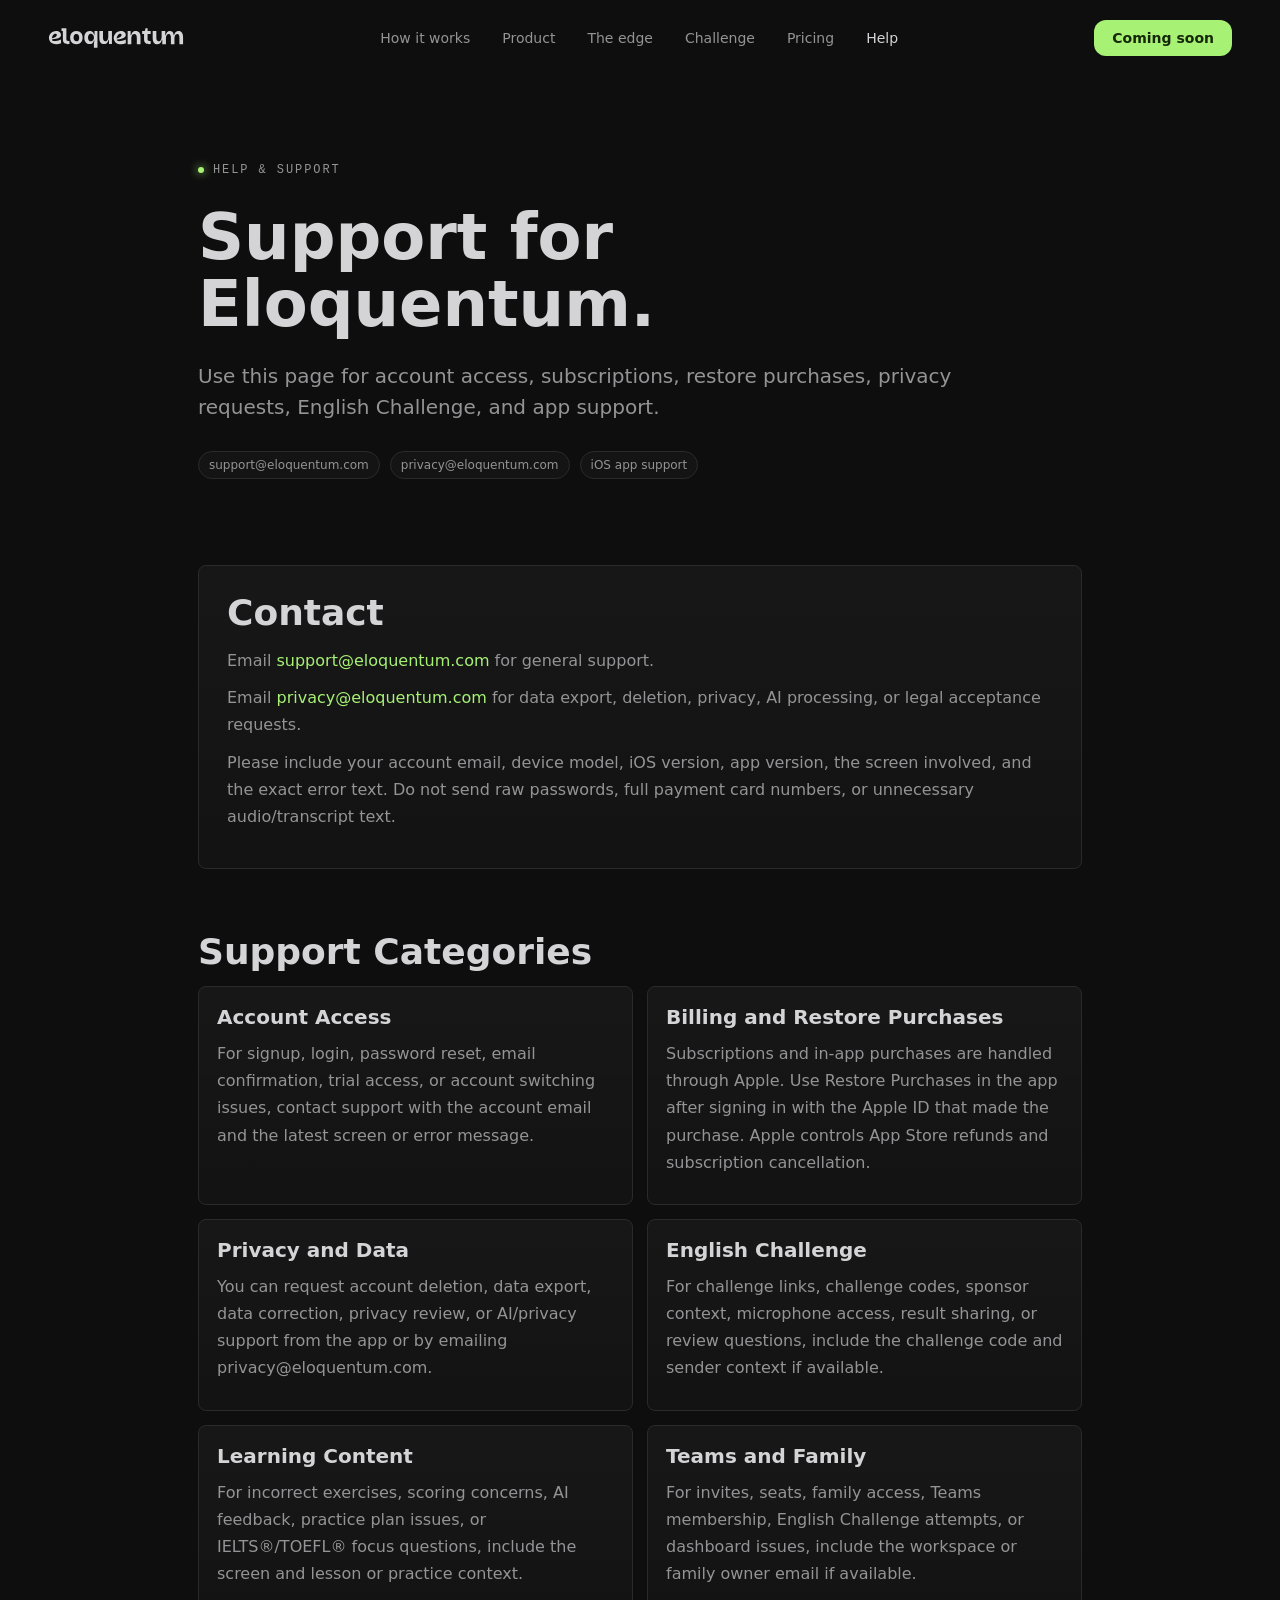
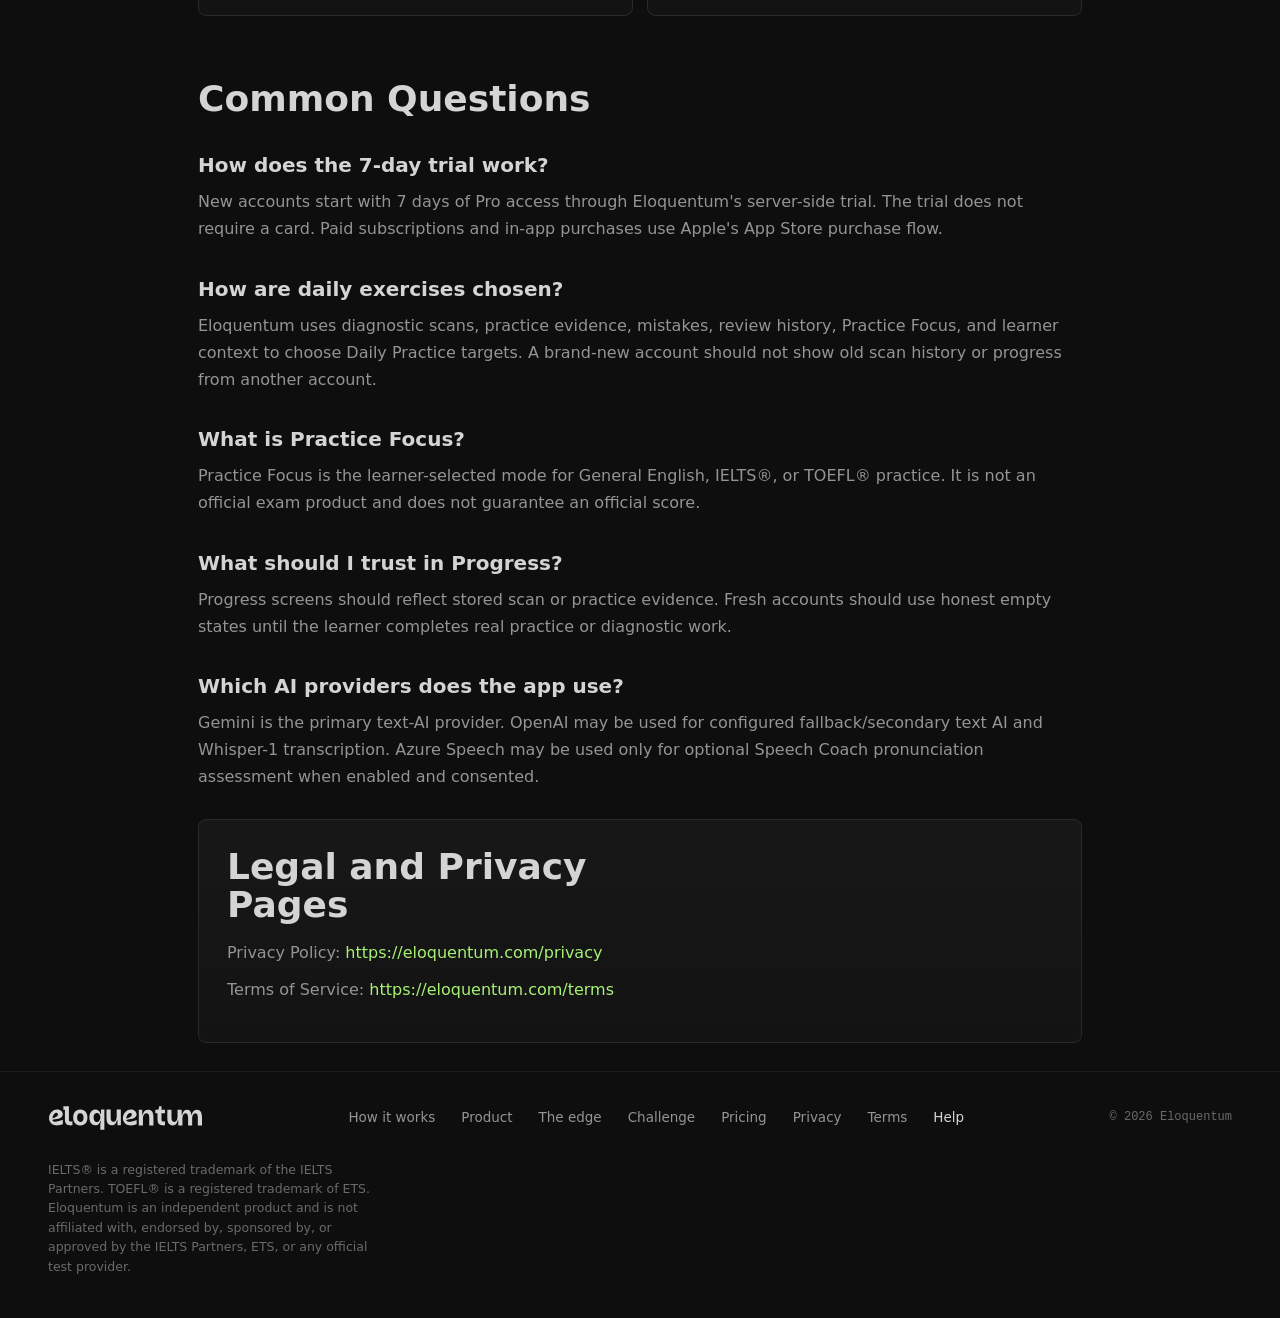
<file: help/index.html>
<!doctype html>
<html lang="en">
<head>
<meta charset="utf-8" />
<meta name="viewport" content="width=device-width, initial-scale=1" />
<title>Eloquentum Help & Support</title>
<meta name="description" content="Eloquentum public support page for account access, billing, restore purchases, privacy requests, English Challenge, and app support." />
<link rel="icon" href="../site-icon.svg" />
<link rel="stylesheet" href="../site-shell.css" />
<script defer src="../site-shell.js"></script>
</head>
<body>
<header class="site-header">
  <nav id="nav" class="site-nav" aria-label="Website navigation">
    <div class="navin">
      <a class="brand-link" href="../#top" aria-label="Eloquentum home"><img class="logo" src="../site-wordmark.svg" alt="Eloquentum" /></a>
      <div class="navlinks">
        <a href="../#journey">How it works</a>
        <a href="../#product">Product</a>
        <a href="../#edge">The edge</a>
        <a href="../#challenge">Challenge</a>
        <a href="../#pricing">Pricing</a>
        <a href="../help/" aria-current="page">Help</a>
      </div>
      <a class="btn btn-cta" href="mailto:hello@eloquentum.com?subject=Eloquentum%20app%20access" aria-label="Coming soon">Coming soon</a>
    </div>
  </nav>
</header>

<section class="hero wrap">
  <div class="eyebrow">Help & Support</div>
  <h1>Support for Eloquentum.</h1>
  <p class="lead">Use this page for account access, subscriptions, restore purchases, privacy requests, English Challenge, and app support.</p>
  <div class="meta" aria-label="Support summary">
    <span class="pill">support@eloquentum.com</span>
    <span class="pill">privacy@eloquentum.com</span>
    <span class="pill">iOS app support</span>
  </div>
</section>

<main class="wrap">
  <section class="card">
    <h2 style="margin-top:0">Contact</h2>
    <p>Email <a href="mailto:support@eloquentum.com?subject=Eloquentum%20support%20request">support@eloquentum.com</a> for general support.</p>
    <p>Email <a href="mailto:privacy@eloquentum.com?subject=Eloquentum%20privacy%20request">privacy@eloquentum.com</a> for data export, deletion, privacy, AI processing, or legal acceptance requests.</p>
    <p>Please include your account email, device model, iOS version, app version, the screen involved, and the exact error text. Do not send raw passwords, full payment card numbers, or unnecessary audio/transcript text.</p>
  </section>

  <section>
    <h2>Support Categories</h2>
    <div class="grid">
      <div class="item">
        <h3>Account Access</h3>
        <p>For signup, login, password reset, email confirmation, trial access, or account switching issues, contact support with the account email and the latest screen or error message.</p>
      </div>
      <div class="item">
        <h3>Billing and Restore Purchases</h3>
        <p>Subscriptions and in-app purchases are handled through Apple. Use Restore Purchases in the app after signing in with the Apple ID that made the purchase. Apple controls App Store refunds and subscription cancellation.</p>
      </div>
      <div class="item">
        <h3>Privacy and Data</h3>
        <p>You can request account deletion, data export, data correction, privacy review, or AI/privacy support from the app or by emailing privacy@eloquentum.com.</p>
      </div>
      <div class="item">
        <h3>English Challenge</h3>
        <p>For challenge links, challenge codes, sponsor context, microphone access, result sharing, or review questions, include the challenge code and sender context if available.</p>
      </div>
      <div class="item">
        <h3>Learning Content</h3>
        <p>For incorrect exercises, scoring concerns, AI feedback, practice plan issues, or IELTS®/TOEFL® focus questions, include the screen and lesson or practice context.</p>
      </div>
      <div class="item">
        <h3>Teams and Family</h3>
        <p>For invites, seats, family access, Teams membership, English Challenge attempts, or dashboard issues, include the workspace or family owner email if available.</p>
      </div>
    </div>
  </section>

  <section>
    <h2>Common Questions</h2>
    <h3>How does the 7-day trial work?</h3>
    <p>New accounts start with 7 days of Pro access through Eloquentum's server-side trial. The trial does not require a card. Paid subscriptions and in-app purchases use Apple's App Store purchase flow.</p>
    <h3>How are daily exercises chosen?</h3>
    <p>Eloquentum uses diagnostic scans, practice evidence, mistakes, review history, Practice Focus, and learner context to choose Daily Practice targets. A brand-new account should not show old scan history or progress from another account.</p>
    <h3>What is Practice Focus?</h3>
    <p>Practice Focus is the learner-selected mode for General English, IELTS®, or TOEFL® practice. It is not an official exam product and does not guarantee an official score.</p>
    <h3>What should I trust in Progress?</h3>
    <p>Progress screens should reflect stored scan or practice evidence. Fresh accounts should use honest empty states until the learner completes real practice or diagnostic work.</p>
    <h3>Which AI providers does the app use?</h3>
    <p>Gemini is the primary text-AI provider. OpenAI may be used for configured fallback/secondary text AI and Whisper-1 transcription. Azure Speech may be used only for optional Speech Coach pronunciation assessment when enabled and consented.</p>
  </section>

  <section class="card">
    <h2 style="margin-top:0">Legal and Privacy Pages</h2>
    <p>Privacy Policy: <a href="../privacy/">https://eloquentum.com/privacy</a></p>
    <p>Terms of Service: <a href="../terms/">https://eloquentum.com/terms</a></p>
  </section>
</main>

<footer class="site-footer">
  <div class="fin">
    <a class="brand-link" href="../#top" aria-label="Eloquentum home"><img class="logo foot" src="../site-wordmark.svg" alt="Eloquentum" /></a>
    <div class="fl">
      <a href="../#journey">How it works</a>
      <a href="../#product">Product</a>
      <a href="../#edge">The edge</a>
      <a href="../#challenge">Challenge</a>
      <a href="../#pricing">Pricing</a>
      <a href="../privacy/">Privacy</a>
      <a href="../terms/">Terms</a>
      <a href="../help/" aria-current="page">Help</a>
    </div>
    <div class="cp">© 2026 Eloquentum</div>
    <div class="fineprint footer-note">IELTS® is a registered trademark of the IELTS Partners. TOEFL® is a registered trademark of ETS. Eloquentum is an independent product and is not affiliated with, endorsed by, sponsored by, or approved by the IELTS Partners, ETS, or any official test provider.</div>
  </div>
</footer>
</body>
</html>
</file>
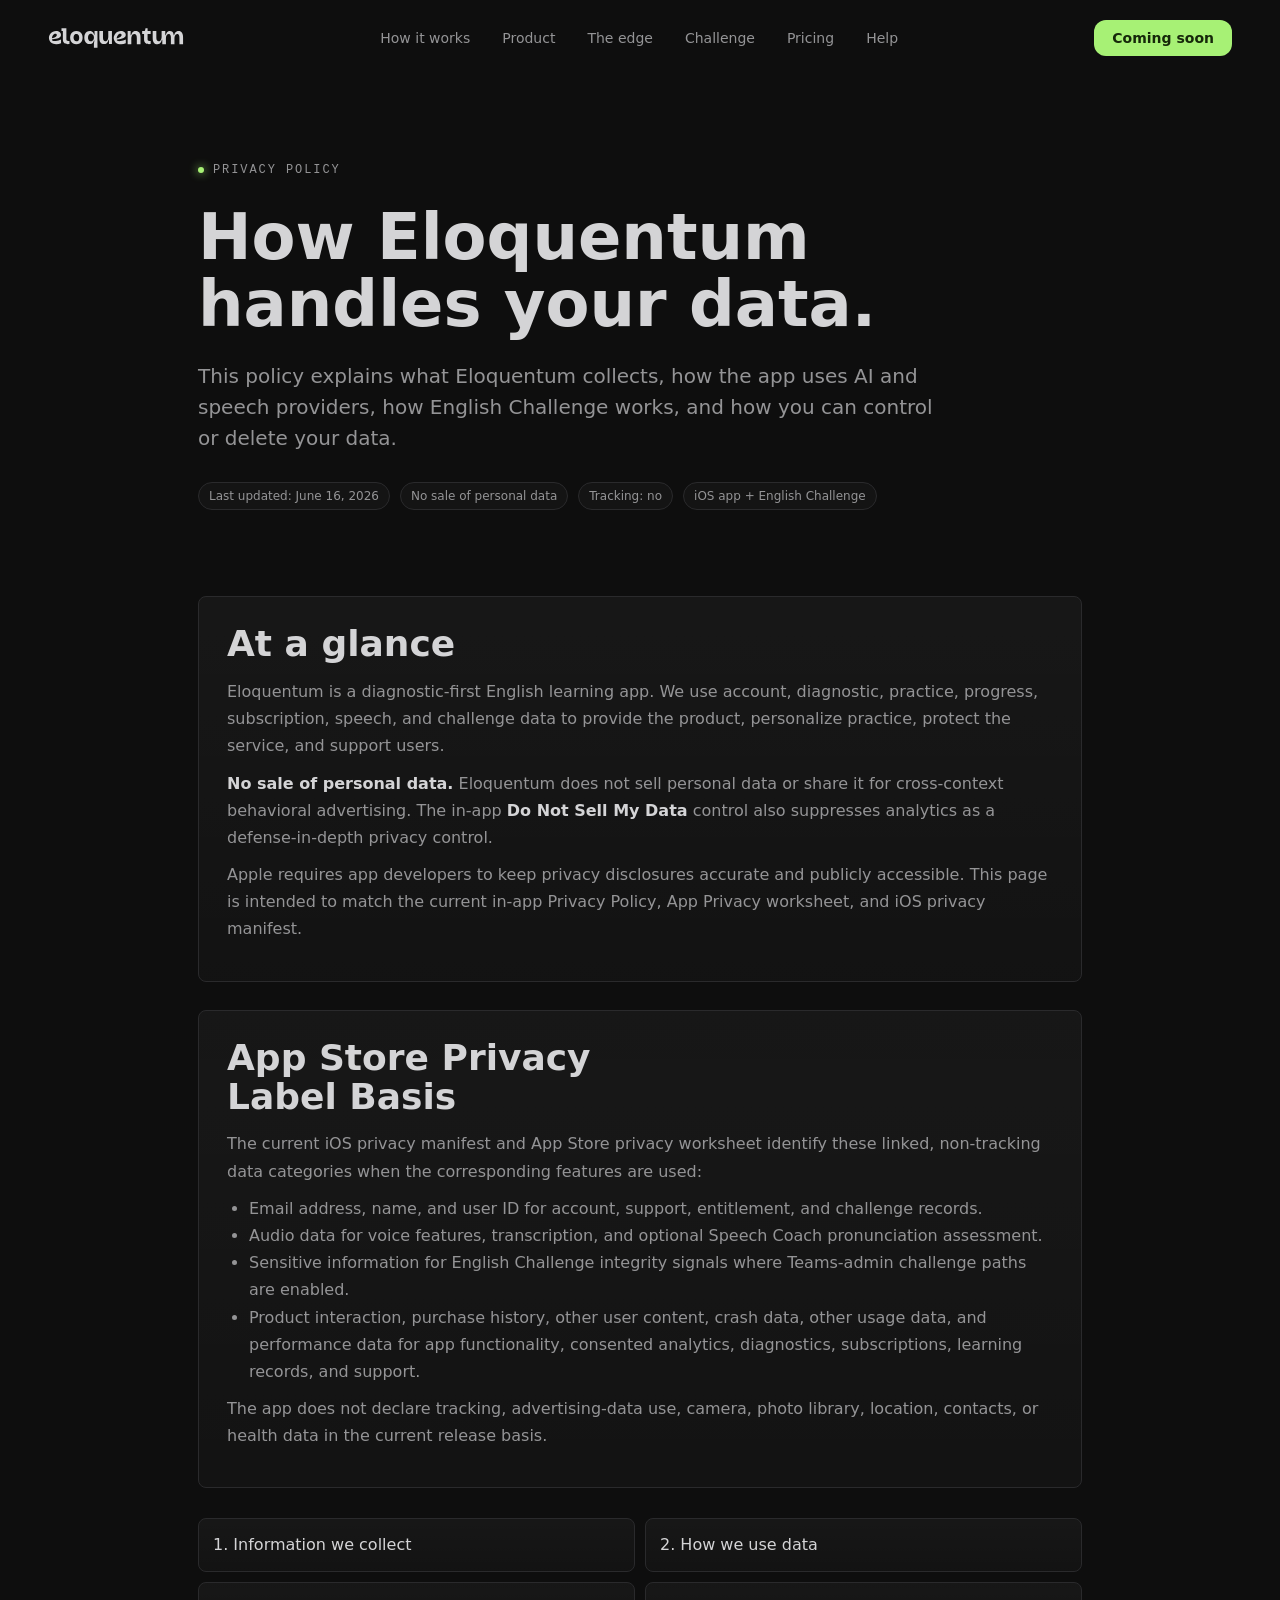
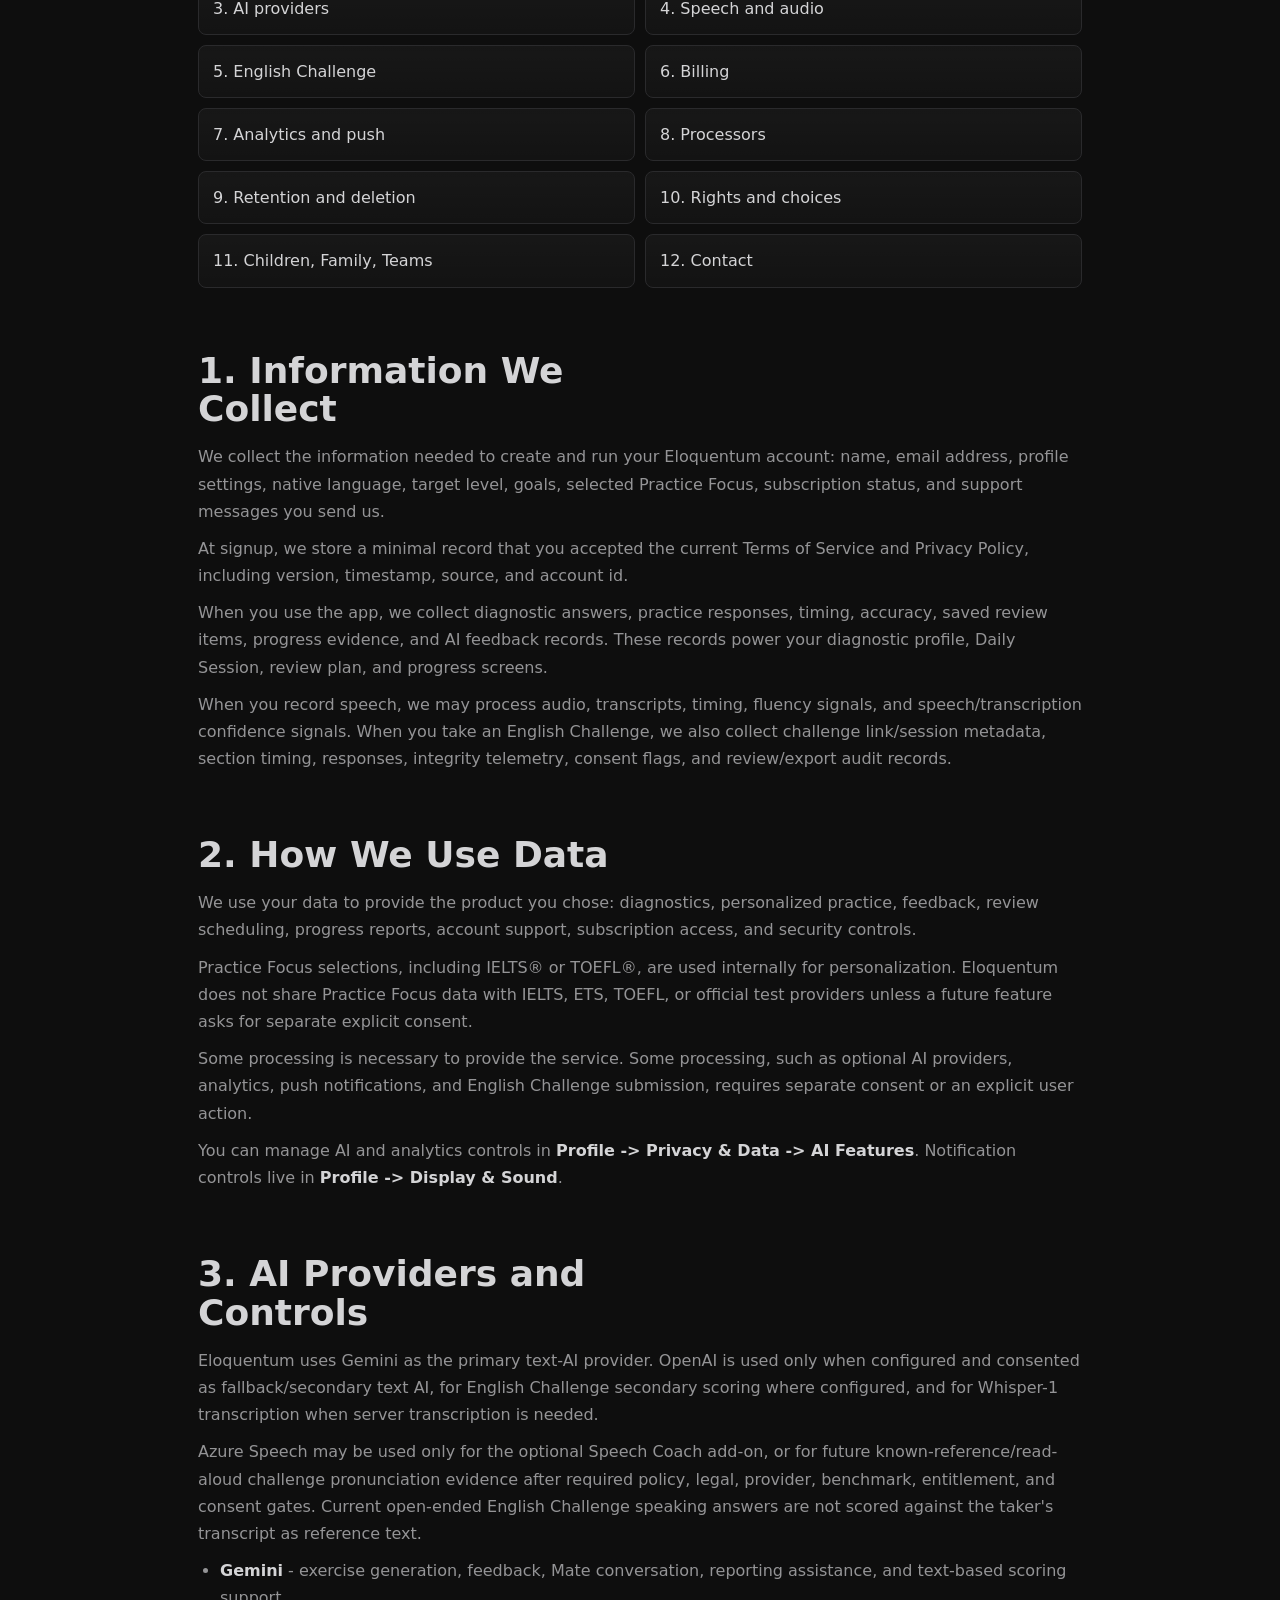
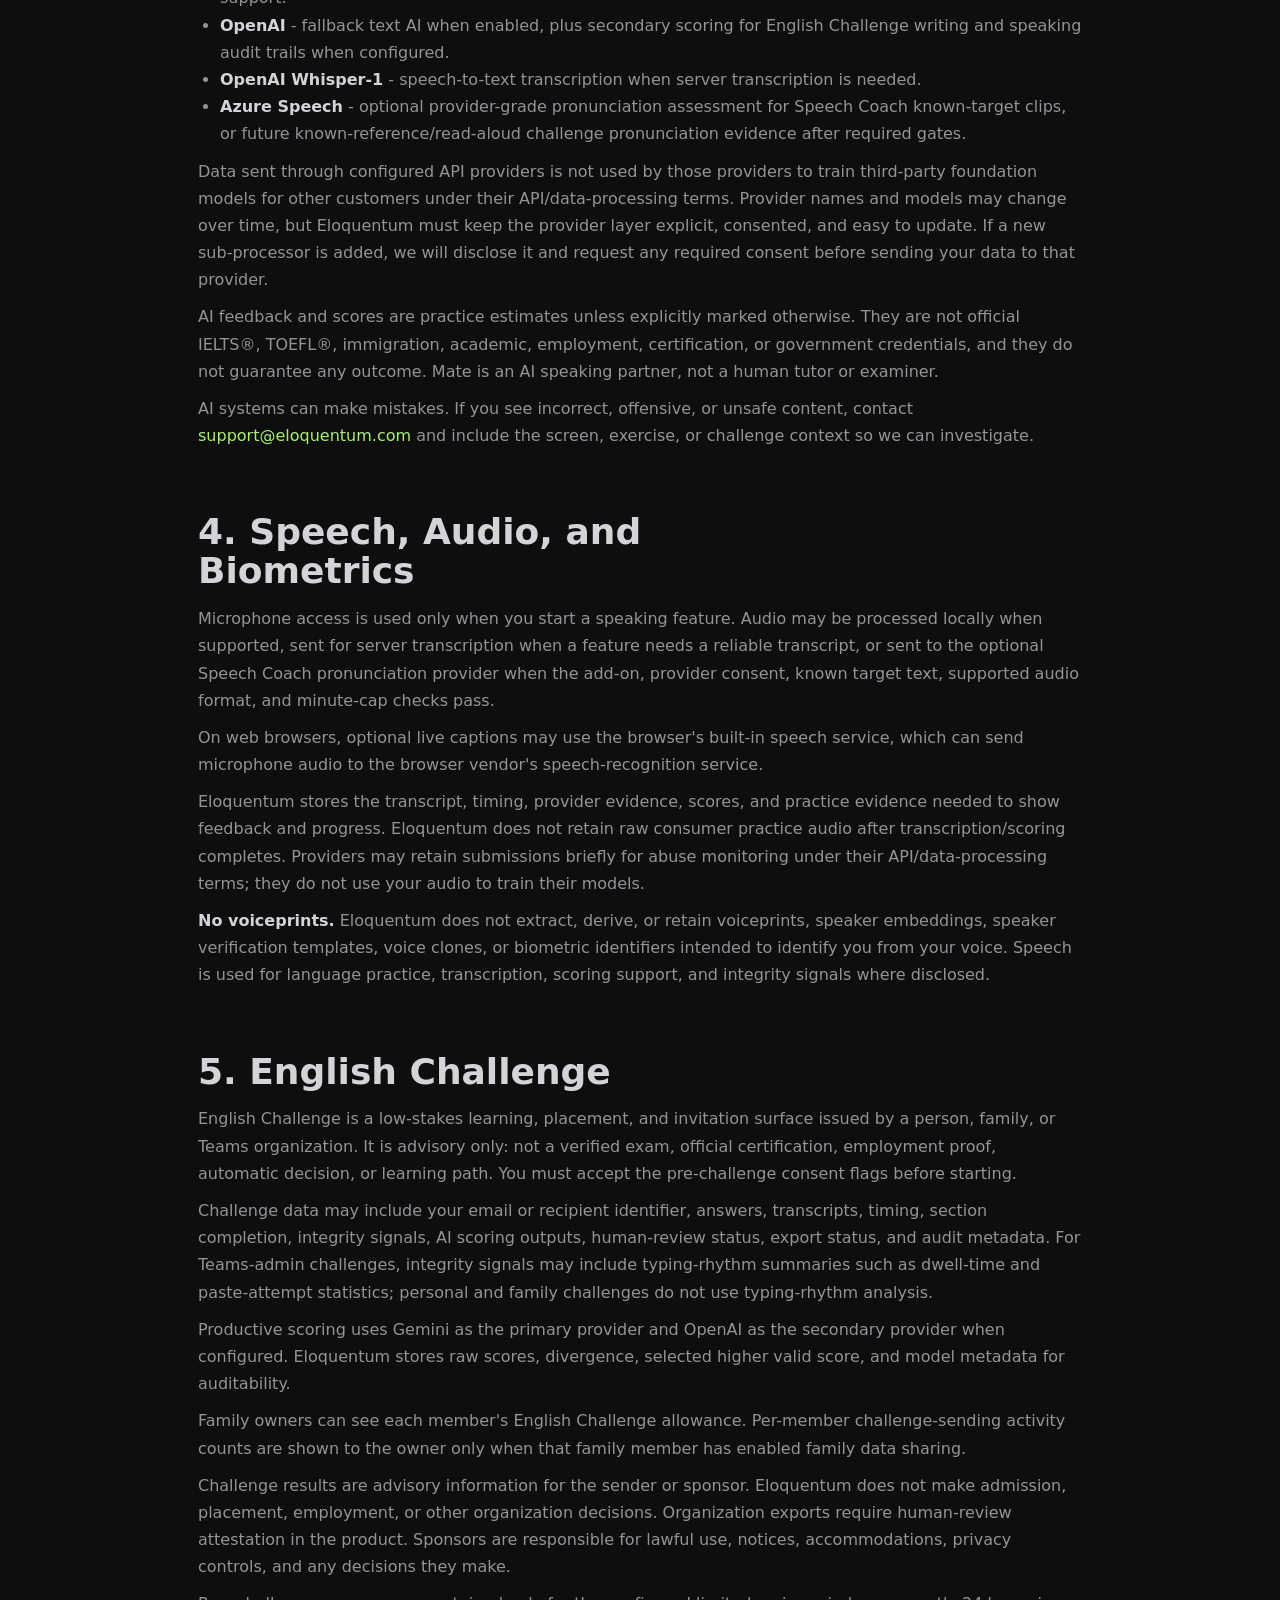
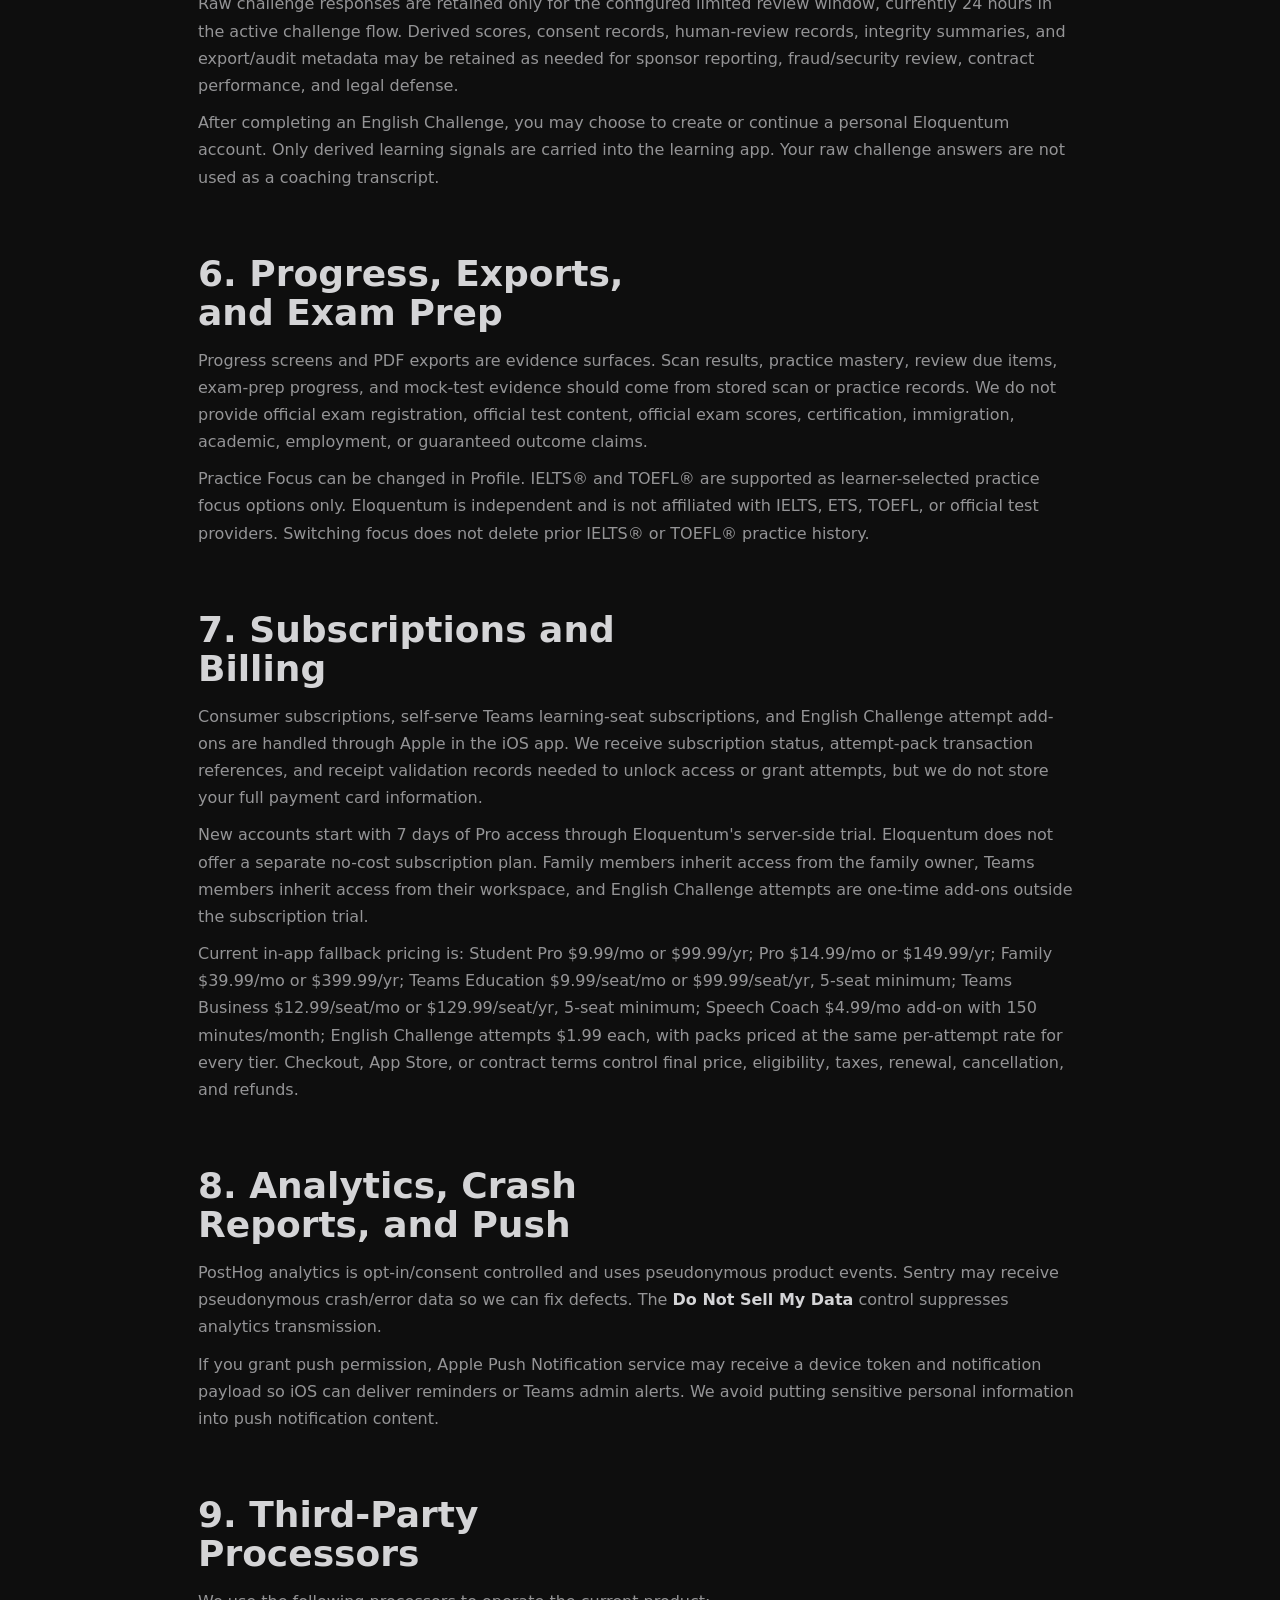
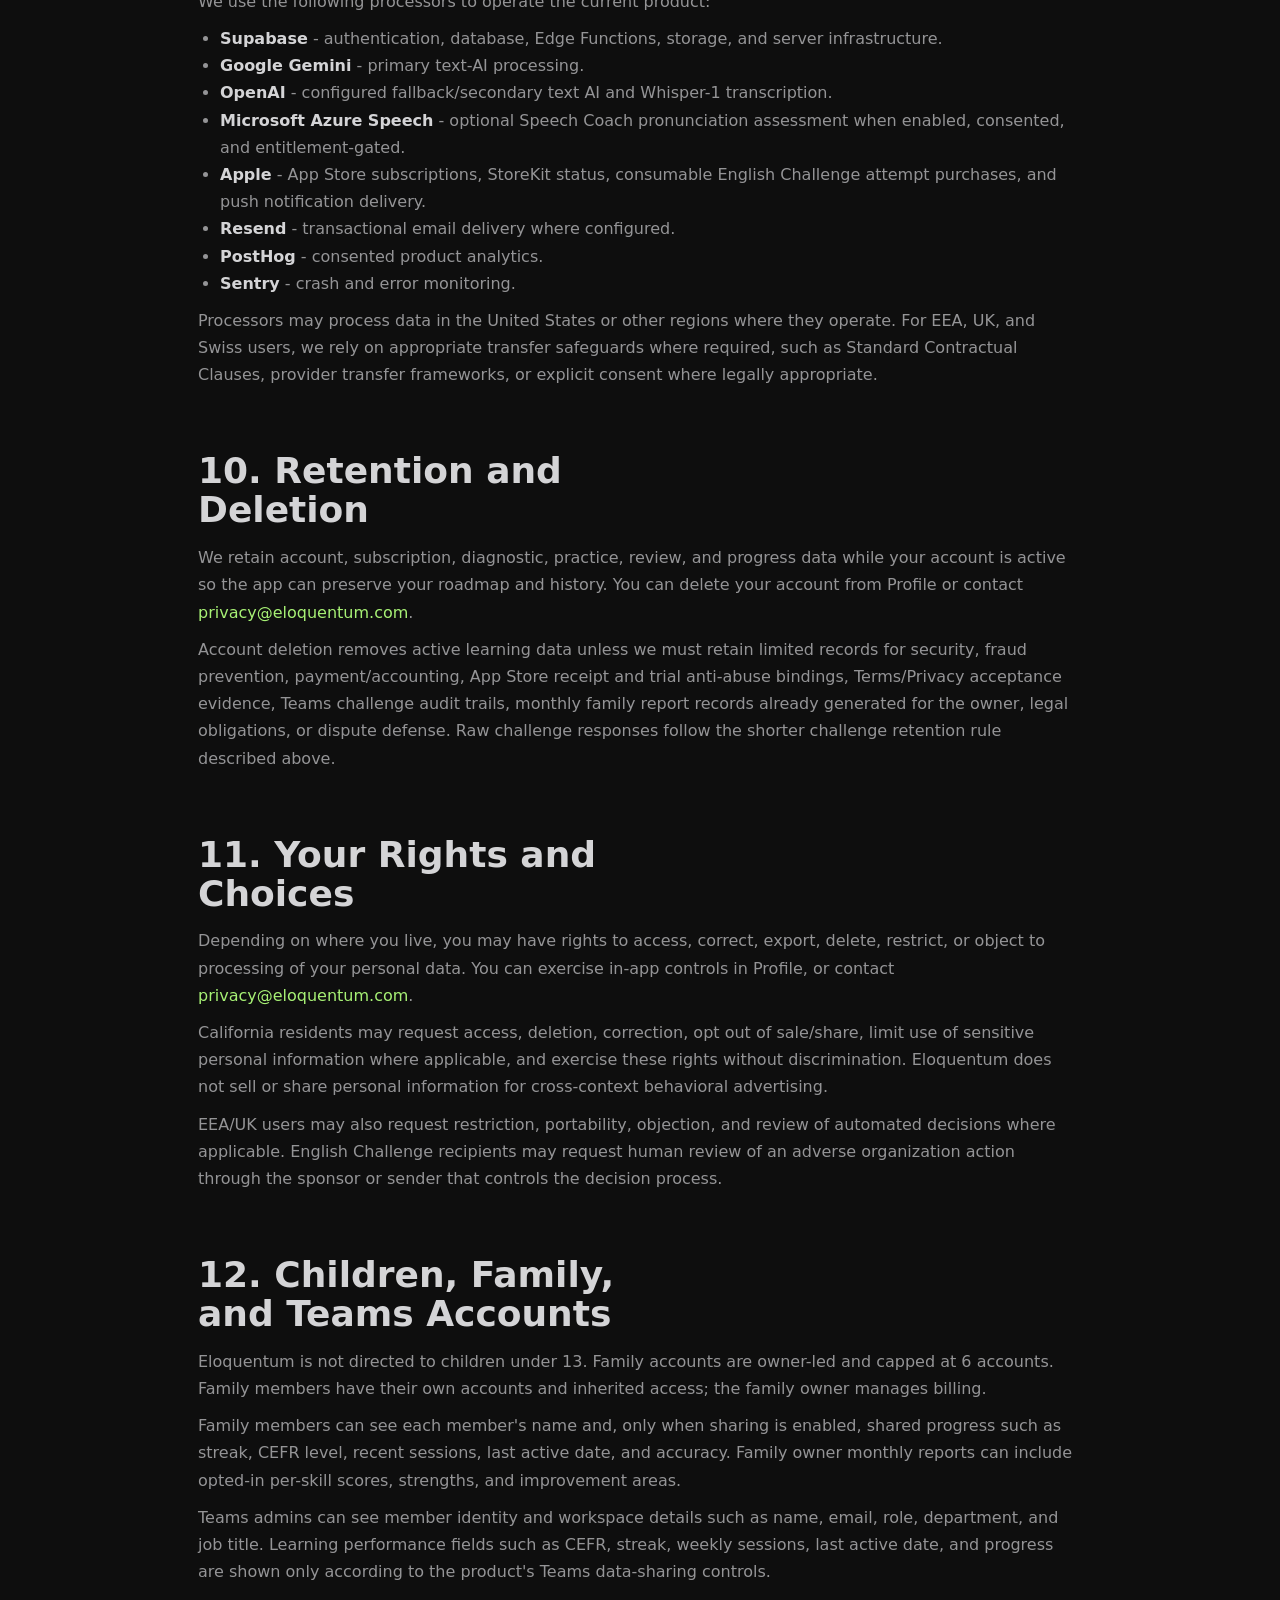
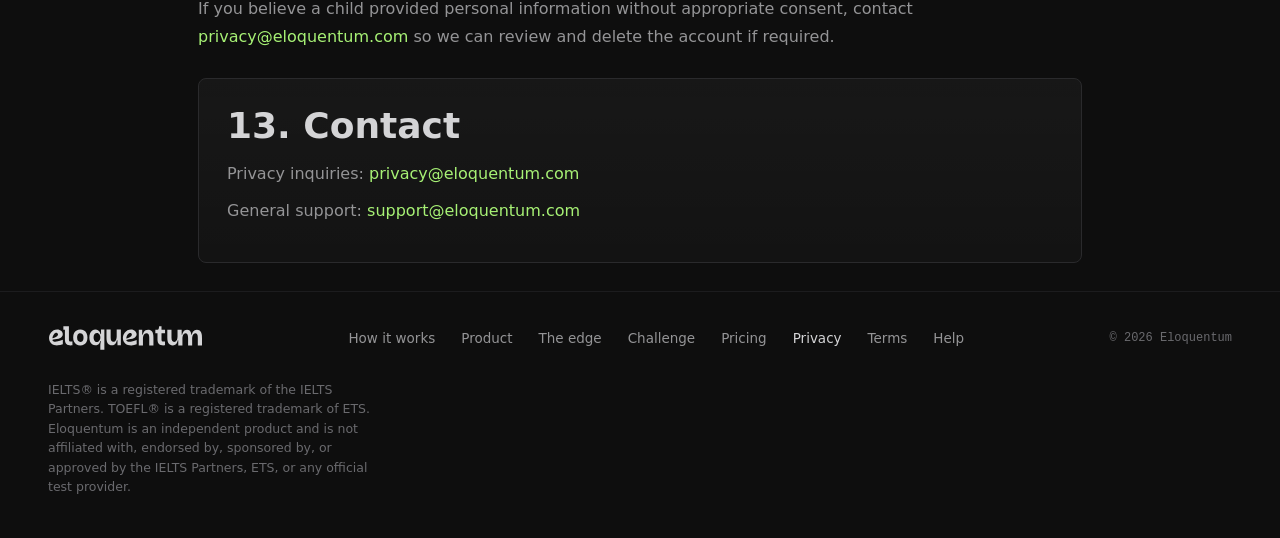
<file: privacy/index.html>
<!doctype html>
<html lang="en">
<head>
<meta charset="utf-8" />
<meta name="viewport" content="width=device-width, initial-scale=1" />
<title>Eloquentum Privacy Policy</title>
<meta name="description" content="Eloquentum Privacy Policy for the iOS app, English Challenge, AI providers, subscriptions, data rights, and privacy choices." />
<link rel="icon" href="../site-icon.svg" />
<link rel="stylesheet" href="../site-shell.css" />
<script defer src="../site-shell.js"></script>
</head>
<body>
<header class="site-header">
  <nav id="nav" class="site-nav" aria-label="Website navigation">
    <div class="navin">
      <a class="brand-link" href="../#top" aria-label="Eloquentum home"><img class="logo" src="../site-wordmark.svg" alt="Eloquentum" /></a>
      <div class="navlinks">
        <a href="../#journey">How it works</a>
        <a href="../#product">Product</a>
        <a href="../#edge">The edge</a>
        <a href="../#challenge">Challenge</a>
        <a href="../#pricing">Pricing</a>
        <a href="../help/">Help</a>
      </div>
      <a class="btn btn-cta" href="mailto:hello@eloquentum.com?subject=Eloquentum%20app%20access" aria-label="Coming soon">Coming soon</a>
    </div>
  </nav>
</header>

<section class="hero wrap">
  <div class="eyebrow">Privacy Policy</div>
  <h1>How Eloquentum handles your data.</h1>
  <p class="lead">This policy explains what Eloquentum collects, how the app uses AI and speech providers, how English Challenge works, and how you can control or delete your data.</p>
  <div class="meta" aria-label="Policy summary">
    <span class="pill">Last updated: June 16, 2026</span>
    <span class="pill">No sale of personal data</span>
    <span class="pill">Tracking: no</span>
    <span class="pill">iOS app + English Challenge</span>
  </div>
</section>

<main class="wrap">
  <section class="card">
    <h2 style="margin-top:0">At a glance</h2>
    <p>Eloquentum is a diagnostic-first English learning app. We use account, diagnostic, practice, progress, subscription, speech, and challenge data to provide the product, personalize practice, protect the service, and support users.</p>
    <p><strong>No sale of personal data.</strong> Eloquentum does not sell personal data or share it for cross-context behavioral advertising. The in-app <strong>Do Not Sell My Data</strong> control also suppresses analytics as a defense-in-depth privacy control.</p>
    <p>Apple requires app developers to keep privacy disclosures accurate and publicly accessible. This page is intended to match the current in-app Privacy Policy, App Privacy worksheet, and iOS privacy manifest.</p>
  </section>

  <section class="card">
    <h2 style="margin-top:0">App Store Privacy Label Basis</h2>
    <p>The current iOS privacy manifest and App Store privacy worksheet identify these linked, non-tracking data categories when the corresponding features are used:</p>
    <ul>
      <li>Email address, name, and user ID for account, support, entitlement, and challenge records.</li>
      <li>Audio data for voice features, transcription, and optional Speech Coach pronunciation assessment.</li>
      <li>Sensitive information for English Challenge integrity signals where Teams-admin challenge paths are enabled.</li>
      <li>Product interaction, purchase history, other user content, crash data, other usage data, and performance data for app functionality, consented analytics, diagnostics, subscriptions, learning records, and support.</li>
    </ul>
    <p>The app does not declare tracking, advertising-data use, camera, photo library, location, contacts, or health data in the current release basis.</p>
  </section>

  <nav class="toc" aria-label="Privacy sections">
    <a href="#collect">1. Information we collect</a>
    <a href="#use">2. How we use data</a>
    <a href="#ai">3. AI providers</a>
    <a href="#speech">4. Speech and audio</a>
    <a href="#challenge">5. English Challenge</a>
    <a href="#billing">6. Billing</a>
    <a href="#analytics">7. Analytics and push</a>
    <a href="#processors">8. Processors</a>
    <a href="#retention">9. Retention and deletion</a>
    <a href="#rights">10. Rights and choices</a>
    <a href="#family">11. Children, Family, Teams</a>
    <a href="#contact">12. Contact</a>
  </nav>

  <section id="collect">
    <h2>1. Information We Collect</h2>
    <p>We collect the information needed to create and run your Eloquentum account: name, email address, profile settings, native language, target level, goals, selected Practice Focus, subscription status, and support messages you send us.</p>
    <p>At signup, we store a minimal record that you accepted the current Terms of Service and Privacy Policy, including version, timestamp, source, and account id.</p>
    <p>When you use the app, we collect diagnostic answers, practice responses, timing, accuracy, saved review items, progress evidence, and AI feedback records. These records power your diagnostic profile, Daily Session, review plan, and progress screens.</p>
    <p>When you record speech, we may process audio, transcripts, timing, fluency signals, and speech/transcription confidence signals. When you take an English Challenge, we also collect challenge link/session metadata, section timing, responses, integrity telemetry, consent flags, and review/export audit records.</p>
  </section>

  <section id="use">
    <h2>2. How We Use Data</h2>
    <p>We use your data to provide the product you chose: diagnostics, personalized practice, feedback, review scheduling, progress reports, account support, subscription access, and security controls.</p>
    <p>Practice Focus selections, including IELTS® or TOEFL®, are used internally for personalization. Eloquentum does not share Practice Focus data with IELTS, ETS, TOEFL, or official test providers unless a future feature asks for separate explicit consent.</p>
    <p>Some processing is necessary to provide the service. Some processing, such as optional AI providers, analytics, push notifications, and English Challenge submission, requires separate consent or an explicit user action.</p>
    <p>You can manage AI and analytics controls in <strong>Profile -> Privacy & Data -> AI Features</strong>. Notification controls live in <strong>Profile -> Display & Sound</strong>.</p>
  </section>

  <section id="ai">
    <h2>3. AI Providers and Controls</h2>
    <p>Eloquentum uses Gemini as the primary text-AI provider. OpenAI is used only when configured and consented as fallback/secondary text AI, for English Challenge secondary scoring where configured, and for Whisper-1 transcription when server transcription is needed.</p>
    <p>Azure Speech may be used only for the optional Speech Coach add-on, or for future known-reference/read-aloud challenge pronunciation evidence after required policy, legal, provider, benchmark, entitlement, and consent gates. Current open-ended English Challenge speaking answers are not scored against the taker's transcript as reference text.</p>
    <ul>
      <li><strong>Gemini</strong> - exercise generation, feedback, Mate conversation, reporting assistance, and text-based scoring support.</li>
      <li><strong>OpenAI</strong> - fallback text AI when enabled, plus secondary scoring for English Challenge writing and speaking audit trails when configured.</li>
      <li><strong>OpenAI Whisper-1</strong> - speech-to-text transcription when server transcription is needed.</li>
      <li><strong>Azure Speech</strong> - optional provider-grade pronunciation assessment for Speech Coach known-target clips, or future known-reference/read-aloud challenge pronunciation evidence after required gates.</li>
    </ul>
    <p>Data sent through configured API providers is not used by those providers to train third-party foundation models for other customers under their API/data-processing terms. Provider names and models may change over time, but Eloquentum must keep the provider layer explicit, consented, and easy to update. If a new sub-processor is added, we will disclose it and request any required consent before sending your data to that provider.</p>
    <p>AI feedback and scores are practice estimates unless explicitly marked otherwise. They are not official IELTS®, TOEFL®, immigration, academic, employment, certification, or government credentials, and they do not guarantee any outcome. Mate is an AI speaking partner, not a human tutor or examiner.</p>
    <p>AI systems can make mistakes. If you see incorrect, offensive, or unsafe content, contact <a href="mailto:support@eloquentum.com">support@eloquentum.com</a> and include the screen, exercise, or challenge context so we can investigate.</p>
  </section>

  <section id="speech">
    <h2>4. Speech, Audio, and Biometrics</h2>
    <p>Microphone access is used only when you start a speaking feature. Audio may be processed locally when supported, sent for server transcription when a feature needs a reliable transcript, or sent to the optional Speech Coach pronunciation provider when the add-on, provider consent, known target text, supported audio format, and minute-cap checks pass.</p>
    <p>On web browsers, optional live captions may use the browser's built-in speech service, which can send microphone audio to the browser vendor's speech-recognition service.</p>
    <p>Eloquentum stores the transcript, timing, provider evidence, scores, and practice evidence needed to show feedback and progress. Eloquentum does not retain raw consumer practice audio after transcription/scoring completes. Providers may retain submissions briefly for abuse monitoring under their API/data-processing terms; they do not use your audio to train their models.</p>
    <p><strong>No voiceprints.</strong> Eloquentum does not extract, derive, or retain voiceprints, speaker embeddings, speaker verification templates, voice clones, or biometric identifiers intended to identify you from your voice. Speech is used for language practice, transcription, scoring support, and integrity signals where disclosed.</p>
  </section>

  <section id="challenge">
    <h2>5. English Challenge</h2>
    <p>English Challenge is a low-stakes learning, placement, and invitation surface issued by a person, family, or Teams organization. It is advisory only: not a verified exam, official certification, employment proof, automatic decision, or learning path. You must accept the pre-challenge consent flags before starting.</p>
    <p>Challenge data may include your email or recipient identifier, answers, transcripts, timing, section completion, integrity signals, AI scoring outputs, human-review status, export status, and audit metadata. For Teams-admin challenges, integrity signals may include typing-rhythm summaries such as dwell-time and paste-attempt statistics; personal and family challenges do not use typing-rhythm analysis.</p>
    <p>Productive scoring uses Gemini as the primary provider and OpenAI as the secondary provider when configured. Eloquentum stores raw scores, divergence, selected higher valid score, and model metadata for auditability.</p>
    <p>Family owners can see each member's English Challenge allowance. Per-member challenge-sending activity counts are shown to the owner only when that family member has enabled family data sharing.</p>
    <p>Challenge results are advisory information for the sender or sponsor. Eloquentum does not make admission, placement, employment, or other organization decisions. Organization exports require human-review attestation in the product. Sponsors are responsible for lawful use, notices, accommodations, privacy controls, and any decisions they make.</p>
    <p>Raw challenge responses are retained only for the configured limited review window, currently 24 hours in the active challenge flow. Derived scores, consent records, human-review records, integrity summaries, and export/audit metadata may be retained as needed for sponsor reporting, fraud/security review, contract performance, and legal defense.</p>
    <p>After completing an English Challenge, you may choose to create or continue a personal Eloquentum account. Only derived learning signals are carried into the learning app. Your raw challenge answers are not used as a coaching transcript.</p>
  </section>

  <section>
    <h2>6. Progress, Exports, and Exam Prep</h2>
    <p>Progress screens and PDF exports are evidence surfaces. Scan results, practice mastery, review due items, exam-prep progress, and mock-test evidence should come from stored scan or practice records. We do not provide official exam registration, official test content, official exam scores, certification, immigration, academic, employment, or guaranteed outcome claims.</p>
    <p>Practice Focus can be changed in Profile. IELTS® and TOEFL® are supported as learner-selected practice focus options only. Eloquentum is independent and is not affiliated with IELTS, ETS, TOEFL, or official test providers. Switching focus does not delete prior IELTS® or TOEFL® practice history.</p>
  </section>

  <section id="billing">
    <h2>7. Subscriptions and Billing</h2>
    <p>Consumer subscriptions, self-serve Teams learning-seat subscriptions, and English Challenge attempt add-ons are handled through Apple in the iOS app. We receive subscription status, attempt-pack transaction references, and receipt validation records needed to unlock access or grant attempts, but we do not store your full payment card information.</p>
    <p>New accounts start with 7 days of Pro access through Eloquentum's server-side trial. Eloquentum does not offer a separate no-cost subscription plan. Family members inherit access from the family owner, Teams members inherit access from their workspace, and English Challenge attempts are one-time add-ons outside the subscription trial.</p>
    <p>Current in-app fallback pricing is: Student Pro $9.99/mo or $99.99/yr; Pro $14.99/mo or $149.99/yr; Family $39.99/mo or $399.99/yr; Teams Education $9.99/seat/mo or $99.99/seat/yr, 5-seat minimum; Teams Business $12.99/seat/mo or $129.99/seat/yr, 5-seat minimum; Speech Coach $4.99/mo add-on with 150 minutes/month; English Challenge attempts $1.99 each, with packs priced at the same per-attempt rate for every tier. Checkout, App Store, or contract terms control final price, eligibility, taxes, renewal, cancellation, and refunds.</p>
  </section>

  <section id="analytics">
    <h2>8. Analytics, Crash Reports, and Push</h2>
    <p>PostHog analytics is opt-in/consent controlled and uses pseudonymous product events. Sentry may receive pseudonymous crash/error data so we can fix defects. The <strong>Do Not Sell My Data</strong> control suppresses analytics transmission.</p>
    <p>If you grant push permission, Apple Push Notification service may receive a device token and notification payload so iOS can deliver reminders or Teams admin alerts. We avoid putting sensitive personal information into push notification content.</p>
  </section>

  <section id="processors">
    <h2>9. Third-Party Processors</h2>
    <p>We use the following processors to operate the current product:</p>
    <ul>
      <li><strong>Supabase</strong> - authentication, database, Edge Functions, storage, and server infrastructure.</li>
      <li><strong>Google Gemini</strong> - primary text-AI processing.</li>
      <li><strong>OpenAI</strong> - configured fallback/secondary text AI and Whisper-1 transcription.</li>
      <li><strong>Microsoft Azure Speech</strong> - optional Speech Coach pronunciation assessment when enabled, consented, and entitlement-gated.</li>
      <li><strong>Apple</strong> - App Store subscriptions, StoreKit status, consumable English Challenge attempt purchases, and push notification delivery.</li>
      <li><strong>Resend</strong> - transactional email delivery where configured.</li>
      <li><strong>PostHog</strong> - consented product analytics.</li>
      <li><strong>Sentry</strong> - crash and error monitoring.</li>
    </ul>
    <p>Processors may process data in the United States or other regions where they operate. For EEA, UK, and Swiss users, we rely on appropriate transfer safeguards where required, such as Standard Contractual Clauses, provider transfer frameworks, or explicit consent where legally appropriate.</p>
  </section>

  <section id="retention">
    <h2>10. Retention and Deletion</h2>
    <p>We retain account, subscription, diagnostic, practice, review, and progress data while your account is active so the app can preserve your roadmap and history. You can delete your account from Profile or contact <a href="mailto:privacy@eloquentum.com">privacy@eloquentum.com</a>.</p>
    <p>Account deletion removes active learning data unless we must retain limited records for security, fraud prevention, payment/accounting, App Store receipt and trial anti-abuse bindings, Terms/Privacy acceptance evidence, Teams challenge audit trails, monthly family report records already generated for the owner, legal obligations, or dispute defense. Raw challenge responses follow the shorter challenge retention rule described above.</p>
  </section>

  <section id="rights">
    <h2>11. Your Rights and Choices</h2>
    <p>Depending on where you live, you may have rights to access, correct, export, delete, restrict, or object to processing of your personal data. You can exercise in-app controls in Profile, or contact <a href="mailto:privacy@eloquentum.com">privacy@eloquentum.com</a>.</p>
    <p>California residents may request access, deletion, correction, opt out of sale/share, limit use of sensitive personal information where applicable, and exercise these rights without discrimination. Eloquentum does not sell or share personal information for cross-context behavioral advertising.</p>
    <p>EEA/UK users may also request restriction, portability, objection, and review of automated decisions where applicable. English Challenge recipients may request human review of an adverse organization action through the sponsor or sender that controls the decision process.</p>
  </section>

  <section id="family">
    <h2>12. Children, Family, and Teams Accounts</h2>
    <p>Eloquentum is not directed to children under 13. Family accounts are owner-led and capped at 6 accounts. Family members have their own accounts and inherited access; the family owner manages billing.</p>
    <p>Family members can see each member's name and, only when sharing is enabled, shared progress such as streak, CEFR level, recent sessions, last active date, and accuracy. Family owner monthly reports can include opted-in per-skill scores, strengths, and improvement areas.</p>
    <p>Teams admins can see member identity and workspace details such as name, email, role, department, and job title. Learning performance fields such as CEFR, streak, weekly sessions, last active date, and progress are shown only according to the product's Teams data-sharing controls.</p>
    <p>If you believe a child provided personal information without appropriate consent, contact <a href="mailto:privacy@eloquentum.com">privacy@eloquentum.com</a> so we can review and delete the account if required.</p>
  </section>

  <section id="contact" class="card">
    <h2 style="margin-top:0">13. Contact</h2>
    <p>Privacy inquiries: <a href="mailto:privacy@eloquentum.com">privacy@eloquentum.com</a></p>
    <p>General support: <a href="mailto:support@eloquentum.com">support@eloquentum.com</a></p>
  </section>
</main>

<footer class="site-footer">
  <div class="fin">
    <a class="brand-link" href="../#top" aria-label="Eloquentum home"><img class="logo foot" src="../site-wordmark.svg" alt="Eloquentum" /></a>
    <div class="fl">
      <a href="../#journey">How it works</a>
      <a href="../#product">Product</a>
      <a href="../#edge">The edge</a>
      <a href="../#challenge">Challenge</a>
      <a href="../#pricing">Pricing</a>
      <a href="../privacy/" aria-current="page">Privacy</a>
      <a href="../terms/">Terms</a>
      <a href="../help/">Help</a>
    </div>
    <div class="cp">© 2026 Eloquentum</div>
    <div class="fineprint footer-note">IELTS® is a registered trademark of the IELTS Partners. TOEFL® is a registered trademark of ETS. Eloquentum is an independent product and is not affiliated with, endorsed by, sponsored by, or approved by the IELTS Partners, ETS, or any official test provider.</div>
  </div>
</footer>
</body>
</html>
</file>
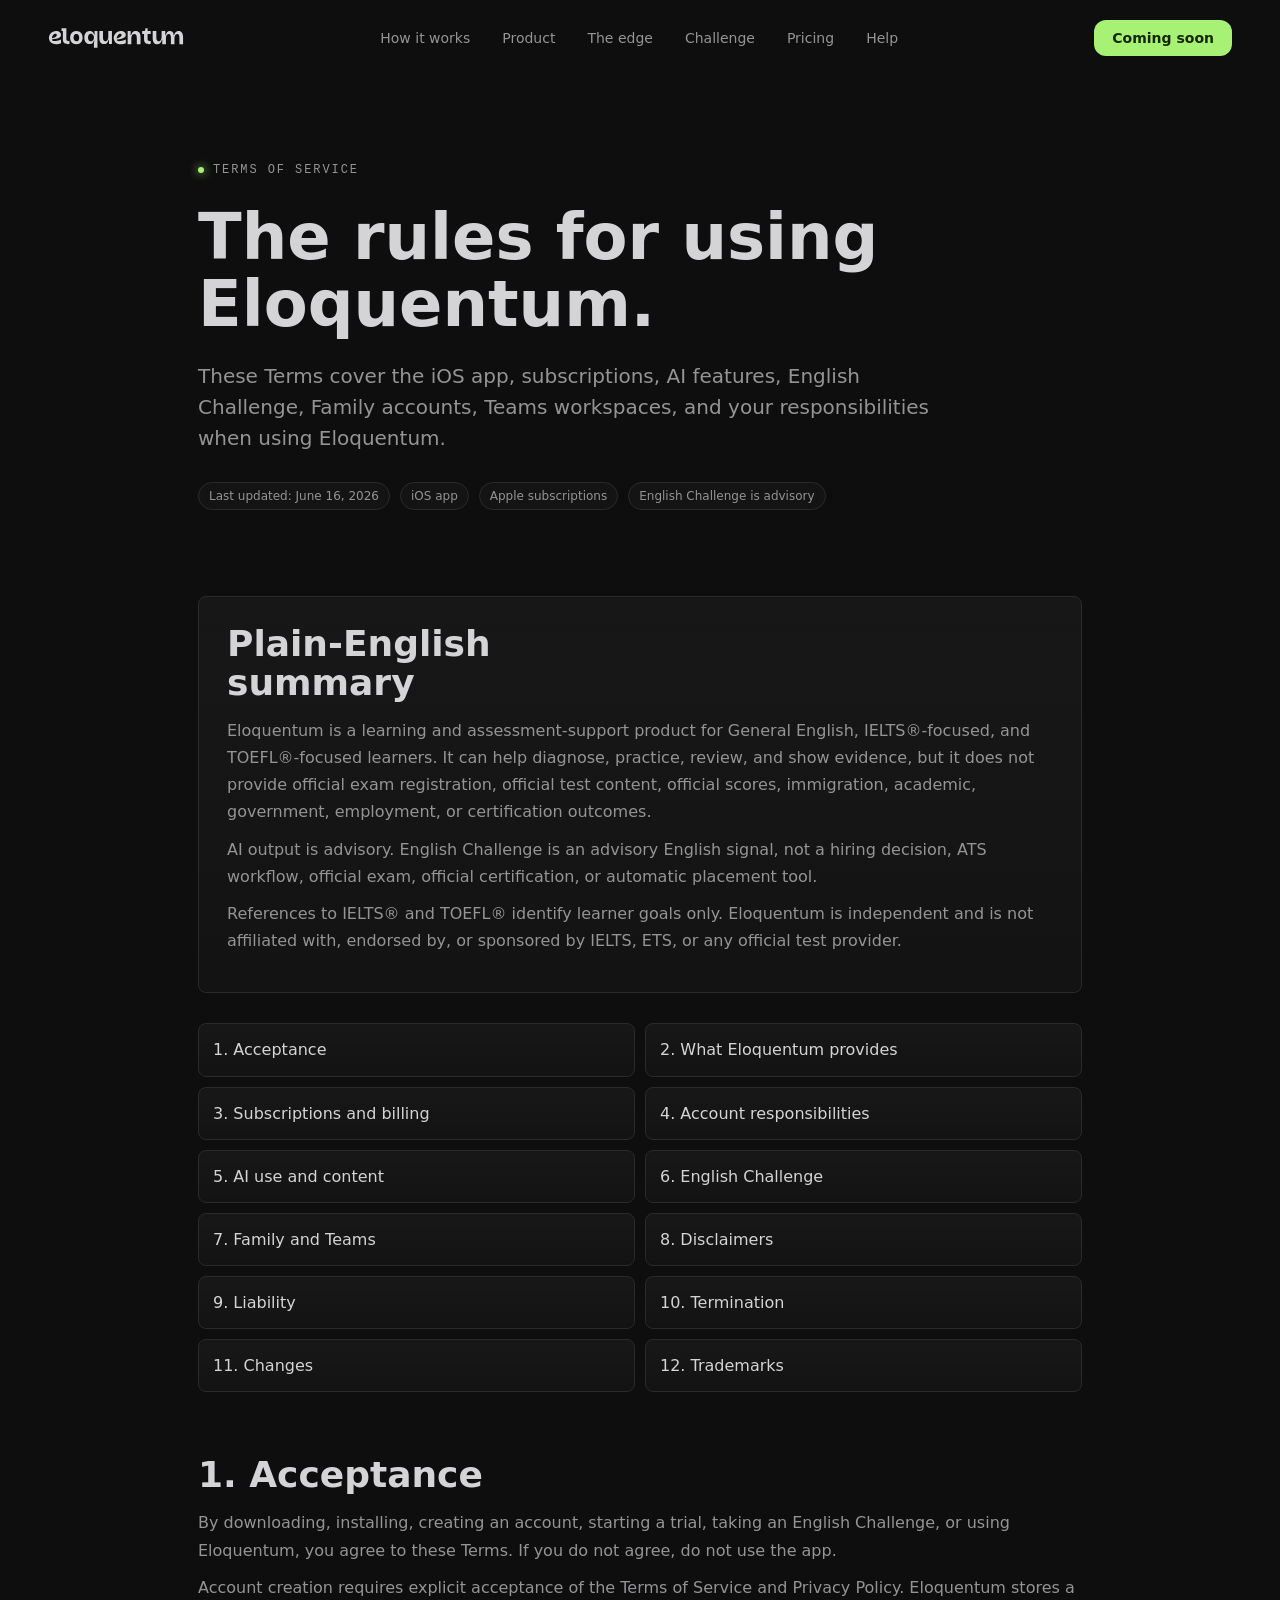
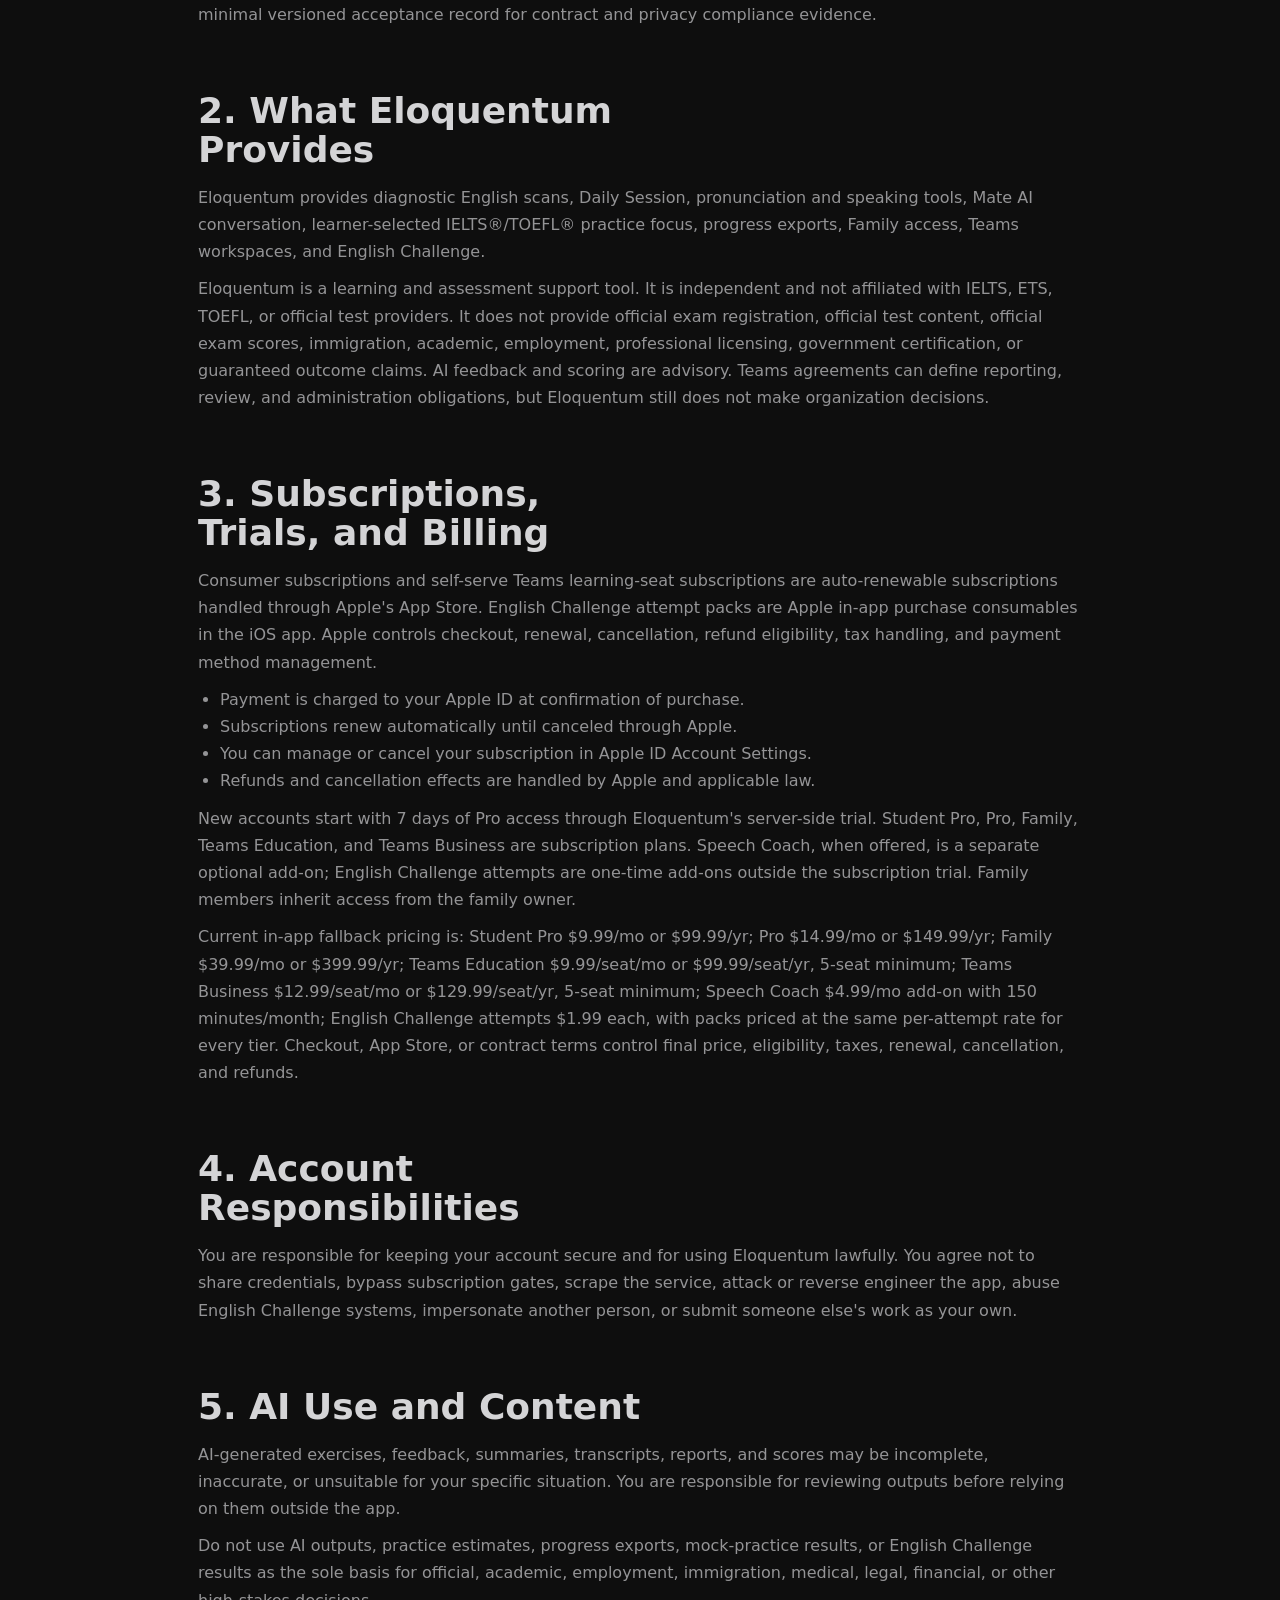
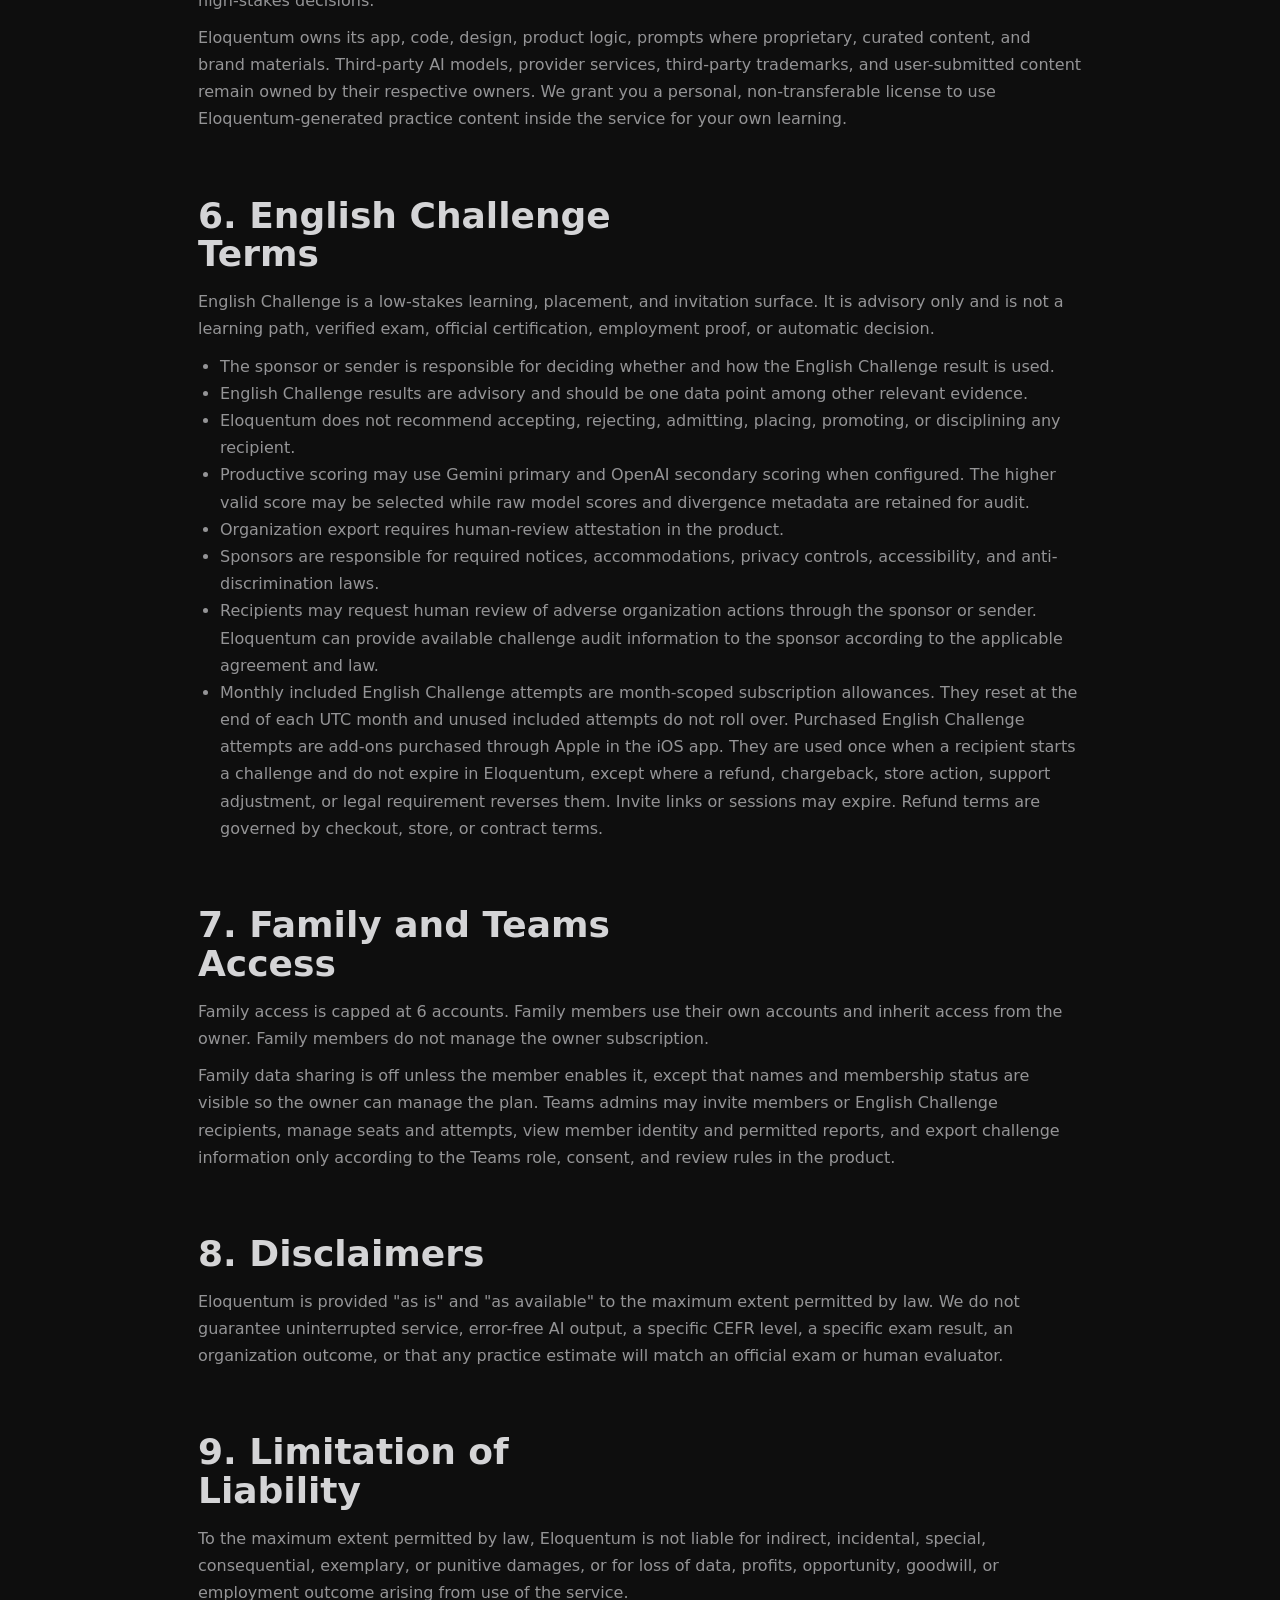
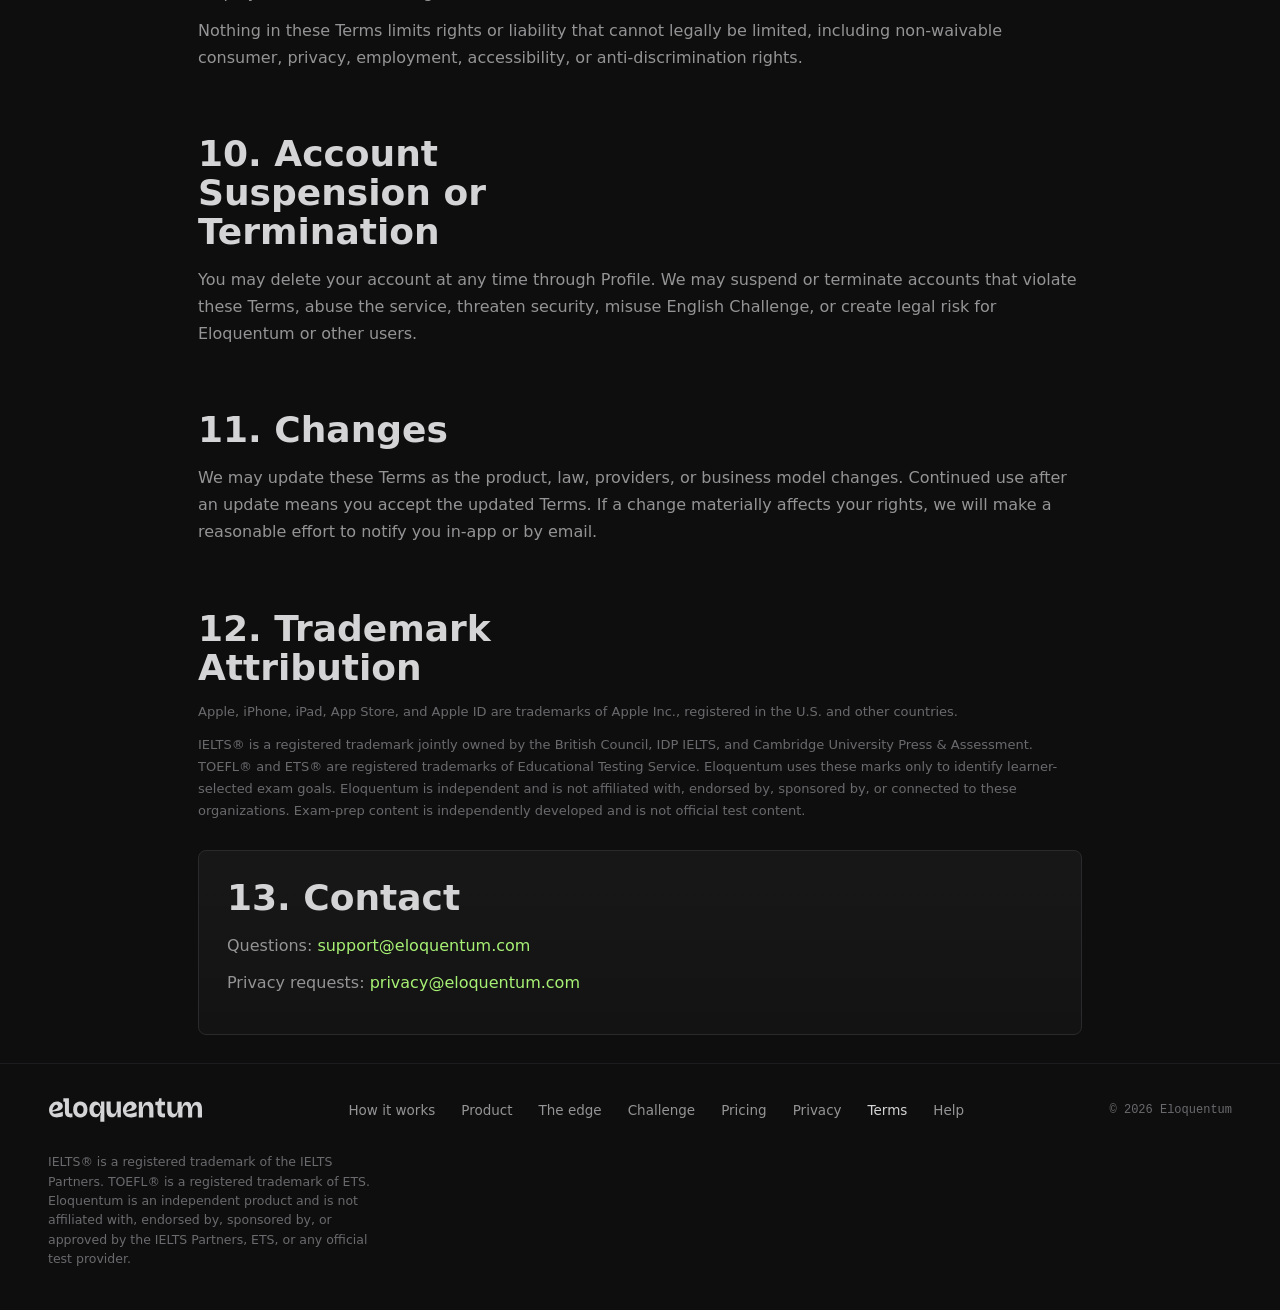
<file: terms/index.html>
<!doctype html>
<html lang="en">
<head>
<meta charset="utf-8" />
<meta name="viewport" content="width=device-width, initial-scale=1" />
<title>Eloquentum Terms of Service</title>
<meta name="description" content="Eloquentum Terms of Service for the iOS app, subscriptions, AI features, English Challenge, Family, Teams, and user responsibilities." />
<link rel="icon" href="../site-icon.svg" />
<link rel="stylesheet" href="../site-shell.css" />
<script defer src="../site-shell.js"></script>
</head>
<body>
<header class="site-header">
  <nav id="nav" class="site-nav" aria-label="Website navigation">
    <div class="navin">
      <a class="brand-link" href="../#top" aria-label="Eloquentum home"><img class="logo" src="../site-wordmark.svg" alt="Eloquentum" /></a>
      <div class="navlinks">
        <a href="../#journey">How it works</a>
        <a href="../#product">Product</a>
        <a href="../#edge">The edge</a>
        <a href="../#challenge">Challenge</a>
        <a href="../#pricing">Pricing</a>
        <a href="../help/">Help</a>
      </div>
      <a class="btn btn-cta" href="mailto:hello@eloquentum.com?subject=Eloquentum%20app%20access" aria-label="Coming soon">Coming soon</a>
    </div>
  </nav>
</header>

<section class="hero wrap">
  <div class="eyebrow">Terms of Service</div>
  <h1>The rules for using Eloquentum.</h1>
  <p class="lead">These Terms cover the iOS app, subscriptions, AI features, English Challenge, Family accounts, Teams workspaces, and your responsibilities when using Eloquentum.</p>
  <div class="meta" aria-label="Terms summary">
    <span class="pill">Last updated: June 16, 2026</span>
    <span class="pill">iOS app</span>
    <span class="pill">Apple subscriptions</span>
    <span class="pill">English Challenge is advisory</span>
  </div>
</section>

<main class="wrap">
  <section class="card">
    <h2 style="margin-top:0">Plain-English summary</h2>
    <p>Eloquentum is a learning and assessment-support product for General English, IELTS®-focused, and TOEFL®-focused learners. It can help diagnose, practice, review, and show evidence, but it does not provide official exam registration, official test content, official scores, immigration, academic, government, employment, or certification outcomes.</p>
    <p>AI output is advisory. English Challenge is an advisory English signal, not a hiring decision, ATS workflow, official exam, official certification, or automatic placement tool.</p>
    <p>References to IELTS® and TOEFL® identify learner goals only. Eloquentum is independent and is not affiliated with, endorsed by, or sponsored by IELTS, ETS, or any official test provider.</p>
  </section>

  <nav class="toc" aria-label="Terms sections">
    <a href="#acceptance">1. Acceptance</a>
    <a href="#service">2. What Eloquentum provides</a>
    <a href="#billing">3. Subscriptions and billing</a>
    <a href="#account">4. Account responsibilities</a>
    <a href="#ai">5. AI use and content</a>
    <a href="#challenge">6. English Challenge</a>
    <a href="#family">7. Family and Teams</a>
    <a href="#disclaimers">8. Disclaimers</a>
    <a href="#liability">9. Liability</a>
    <a href="#termination">10. Termination</a>
    <a href="#changes">11. Changes</a>
    <a href="#trademarks">12. Trademarks</a>
  </nav>

  <section id="acceptance">
    <h2>1. Acceptance</h2>
    <p>By downloading, installing, creating an account, starting a trial, taking an English Challenge, or using Eloquentum, you agree to these Terms. If you do not agree, do not use the app.</p>
    <p>Account creation requires explicit acceptance of the Terms of Service and Privacy Policy. Eloquentum stores a minimal versioned acceptance record for contract and privacy compliance evidence.</p>
  </section>

  <section id="service">
    <h2>2. What Eloquentum Provides</h2>
    <p>Eloquentum provides diagnostic English scans, Daily Session, pronunciation and speaking tools, Mate AI conversation, learner-selected IELTS®/TOEFL® practice focus, progress exports, Family access, Teams workspaces, and English Challenge.</p>
    <p>Eloquentum is a learning and assessment support tool. It is independent and not affiliated with IELTS, ETS, TOEFL, or official test providers. It does not provide official exam registration, official test content, official exam scores, immigration, academic, employment, professional licensing, government certification, or guaranteed outcome claims. AI feedback and scoring are advisory. Teams agreements can define reporting, review, and administration obligations, but Eloquentum still does not make organization decisions.</p>
  </section>

  <section id="billing">
    <h2>3. Subscriptions, Trials, and Billing</h2>
    <p>Consumer subscriptions and self-serve Teams learning-seat subscriptions are auto-renewable subscriptions handled through Apple's App Store. English Challenge attempt packs are Apple in-app purchase consumables in the iOS app. Apple controls checkout, renewal, cancellation, refund eligibility, tax handling, and payment method management.</p>
    <ul>
      <li>Payment is charged to your Apple ID at confirmation of purchase.</li>
      <li>Subscriptions renew automatically until canceled through Apple.</li>
      <li>You can manage or cancel your subscription in Apple ID Account Settings.</li>
      <li>Refunds and cancellation effects are handled by Apple and applicable law.</li>
    </ul>
    <p>New accounts start with 7 days of Pro access through Eloquentum's server-side trial. Student Pro, Pro, Family, Teams Education, and Teams Business are subscription plans. Speech Coach, when offered, is a separate optional add-on; English Challenge attempts are one-time add-ons outside the subscription trial. Family members inherit access from the family owner.</p>
    <p>Current in-app fallback pricing is: Student Pro $9.99/mo or $99.99/yr; Pro $14.99/mo or $149.99/yr; Family $39.99/mo or $399.99/yr; Teams Education $9.99/seat/mo or $99.99/seat/yr, 5-seat minimum; Teams Business $12.99/seat/mo or $129.99/seat/yr, 5-seat minimum; Speech Coach $4.99/mo add-on with 150 minutes/month; English Challenge attempts $1.99 each, with packs priced at the same per-attempt rate for every tier. Checkout, App Store, or contract terms control final price, eligibility, taxes, renewal, cancellation, and refunds.</p>
  </section>

  <section id="account">
    <h2>4. Account Responsibilities</h2>
    <p>You are responsible for keeping your account secure and for using Eloquentum lawfully. You agree not to share credentials, bypass subscription gates, scrape the service, attack or reverse engineer the app, abuse English Challenge systems, impersonate another person, or submit someone else's work as your own.</p>
  </section>

  <section id="ai">
    <h2>5. AI Use and Content</h2>
    <p>AI-generated exercises, feedback, summaries, transcripts, reports, and scores may be incomplete, inaccurate, or unsuitable for your specific situation. You are responsible for reviewing outputs before relying on them outside the app.</p>
    <p>Do not use AI outputs, practice estimates, progress exports, mock-practice results, or English Challenge results as the sole basis for official, academic, employment, immigration, medical, legal, financial, or other high-stakes decisions.</p>
    <p>Eloquentum owns its app, code, design, product logic, prompts where proprietary, curated content, and brand materials. Third-party AI models, provider services, third-party trademarks, and user-submitted content remain owned by their respective owners. We grant you a personal, non-transferable license to use Eloquentum-generated practice content inside the service for your own learning.</p>
  </section>

  <section id="challenge">
    <h2>6. English Challenge Terms</h2>
    <p>English Challenge is a low-stakes learning, placement, and invitation surface. It is advisory only and is not a learning path, verified exam, official certification, employment proof, or automatic decision.</p>
    <ul>
      <li>The sponsor or sender is responsible for deciding whether and how the English Challenge result is used.</li>
      <li>English Challenge results are advisory and should be one data point among other relevant evidence.</li>
      <li>Eloquentum does not recommend accepting, rejecting, admitting, placing, promoting, or disciplining any recipient.</li>
      <li>Productive scoring may use Gemini primary and OpenAI secondary scoring when configured. The higher valid score may be selected while raw model scores and divergence metadata are retained for audit.</li>
      <li>Organization export requires human-review attestation in the product.</li>
      <li>Sponsors are responsible for required notices, accommodations, privacy controls, accessibility, and anti-discrimination laws.</li>
      <li>Recipients may request human review of adverse organization actions through the sponsor or sender. Eloquentum can provide available challenge audit information to the sponsor according to the applicable agreement and law.</li>
      <li>Monthly included English Challenge attempts are month-scoped subscription allowances. They reset at the end of each UTC month and unused included attempts do not roll over. Purchased English Challenge attempts are add-ons purchased through Apple in the iOS app. They are used once when a recipient starts a challenge and do not expire in Eloquentum, except where a refund, chargeback, store action, support adjustment, or legal requirement reverses them. Invite links or sessions may expire. Refund terms are governed by checkout, store, or contract terms.</li>
    </ul>
  </section>

  <section id="family">
    <h2>7. Family and Teams Access</h2>
    <p>Family access is capped at 6 accounts. Family members use their own accounts and inherit access from the owner. Family members do not manage the owner subscription.</p>
    <p>Family data sharing is off unless the member enables it, except that names and membership status are visible so the owner can manage the plan. Teams admins may invite members or English Challenge recipients, manage seats and attempts, view member identity and permitted reports, and export challenge information only according to the Teams role, consent, and review rules in the product.</p>
  </section>

  <section id="disclaimers">
    <h2>8. Disclaimers</h2>
    <p>Eloquentum is provided "as is" and "as available" to the maximum extent permitted by law. We do not guarantee uninterrupted service, error-free AI output, a specific CEFR level, a specific exam result, an organization outcome, or that any practice estimate will match an official exam or human evaluator.</p>
  </section>

  <section id="liability">
    <h2>9. Limitation of Liability</h2>
    <p>To the maximum extent permitted by law, Eloquentum is not liable for indirect, incidental, special, consequential, exemplary, or punitive damages, or for loss of data, profits, opportunity, goodwill, or employment outcome arising from use of the service.</p>
    <p>Nothing in these Terms limits rights or liability that cannot legally be limited, including non-waivable consumer, privacy, employment, accessibility, or anti-discrimination rights.</p>
  </section>

  <section id="termination">
    <h2>10. Account Suspension or Termination</h2>
    <p>You may delete your account at any time through Profile. We may suspend or terminate accounts that violate these Terms, abuse the service, threaten security, misuse English Challenge, or create legal risk for Eloquentum or other users.</p>
  </section>

  <section id="changes">
    <h2>11. Changes</h2>
    <p>We may update these Terms as the product, law, providers, or business model changes. Continued use after an update means you accept the updated Terms. If a change materially affects your rights, we will make a reasonable effort to notify you in-app or by email.</p>
  </section>

  <section id="trademarks">
    <h2>12. Trademark Attribution</h2>
    <p class="small">Apple, iPhone, iPad, App Store, and Apple ID are trademarks of Apple Inc., registered in the U.S. and other countries.</p>
    <p class="small">IELTS® is a registered trademark jointly owned by the British Council, IDP IELTS, and Cambridge University Press & Assessment. TOEFL® and ETS® are registered trademarks of Educational Testing Service. Eloquentum uses these marks only to identify learner-selected exam goals. Eloquentum is independent and is not affiliated with, endorsed by, sponsored by, or connected to these organizations. Exam-prep content is independently developed and is not official test content.</p>
  </section>

  <section id="contact" class="card">
    <h2 style="margin-top:0">13. Contact</h2>
    <p>Questions: <a href="mailto:support@eloquentum.com">support@eloquentum.com</a></p>
    <p>Privacy requests: <a href="mailto:privacy@eloquentum.com">privacy@eloquentum.com</a></p>
  </section>
</main>

<footer class="site-footer">
  <div class="fin">
    <a class="brand-link" href="../#top" aria-label="Eloquentum home"><img class="logo foot" src="../site-wordmark.svg" alt="Eloquentum" /></a>
    <div class="fl">
      <a href="../#journey">How it works</a>
      <a href="../#product">Product</a>
      <a href="../#edge">The edge</a>
      <a href="../#challenge">Challenge</a>
      <a href="../#pricing">Pricing</a>
      <a href="../privacy/">Privacy</a>
      <a href="../terms/" aria-current="page">Terms</a>
      <a href="../help/">Help</a>
    </div>
    <div class="cp">© 2026 Eloquentum</div>
    <div class="fineprint footer-note">IELTS® is a registered trademark of the IELTS Partners. TOEFL® is a registered trademark of ETS. Eloquentum is an independent product and is not affiliated with, endorsed by, sponsored by, or approved by the IELTS Partners, ETS, or any official test provider.</div>
  </div>
</footer>
</body>
</html>
</file>
<file: site-shell.css>
:root {
  --bg: #0e0e0e;
  --bg2: #141417;
  --well: #1c1c1e;
  --fg: #d4d4d6;
  --muted: #949496;
  --faint: #6a6a6e;
  --border: #2a2a2c;
  --hair: #1c1c1e;
  --signal: #a7f175;
  --signal-ink: #16280a;
  --signal-active: #97e061;
  --font: -apple-system, BlinkMacSystemFont, "SF Pro Display", "SF Pro Text", system-ui, "Segoe UI", Roboto, "Helvetica Neue", Arial, sans-serif;
  --mono: ui-monospace, "SF Mono", Menlo, Monaco, Consolas, monospace;
  color-scheme: dark;
}

* {
  box-sizing: border-box;
  margin: 0;
  padding: 0;
}

html {
  background: var(--bg);
  color: var(--fg);
  scroll-behavior: smooth;
}

body {
  min-height: 100vh;
  overflow-x: hidden;
  background: var(--bg);
  color: var(--fg);
  font-family: var(--font);
  font-size: 16px;
  line-height: 1.7;
  letter-spacing: 0;
  -webkit-font-smoothing: antialiased;
}

body::before {
  content: "";
  position: fixed;
  inset: 0;
  z-index: -1;
  pointer-events: none;
  background:
    radial-gradient(circle at 5% 18%, rgba(212, 212, 214, .12) 0 1px, transparent 1.5px),
    radial-gradient(circle at 28% 9%, rgba(212, 212, 214, .1) 0 1px, transparent 1.5px),
    radial-gradient(circle at 59% 16%, rgba(167, 241, 117, .3) 0 1.5px, transparent 2px),
    radial-gradient(circle at 84% 7%, rgba(212, 212, 214, .1) 0 1px, transparent 1.5px),
    linear-gradient(180deg, rgba(167, 241, 117, .035), transparent 220px);
}

::selection {
  background: var(--signal);
  color: var(--signal-ink);
}

a {
  color: var(--signal);
  text-decoration: none;
}

a:hover {
  text-decoration: underline;
}

.wrap {
  width: 100%;
  max-width: 980px;
  margin: 0 auto;
  padding: 0 clamp(20px, 5vw, 48px);
}

.site-nav {
  position: fixed;
  top: 0;
  right: 0;
  left: 0;
  z-index: 20;
  border-bottom: 1px solid transparent;
  transition: background .4s, backdrop-filter .4s, border-color .4s;
}

.site-nav.solid {
  background: rgba(14, 14, 14, .78);
  border-bottom: 1px solid var(--hair);
  backdrop-filter: blur(16px);
}

.navin {
  display: flex;
  align-items: center;
  justify-content: space-between;
  gap: 30px;
  max-width: 1320px;
  margin: 0 auto;
  padding: 20px clamp(20px, 5vw, 48px);
}

.brand-link {
  flex: none;
  display: inline-flex;
  align-items: center;
  color: var(--fg);
  text-decoration: none;
}

.brand-link:hover {
  color: var(--fg);
  text-decoration: none;
}

.logo {
  display: block;
  width: 136px;
  height: 21px;
  object-fit: contain;
}

.logo.foot {
  width: 155px;
  height: 24px;
}

.navlinks {
  display: flex;
  align-items: center;
  justify-content: center;
  gap: 32px;
  min-width: 0;
}

.navlinks a {
  color: var(--muted);
  font-size: 14px;
  font-weight: 500;
  line-height: 1;
  text-decoration: none;
  white-space: nowrap;
  transition: color .2s;
}

.navlinks a:hover,
.navlinks a[aria-current="page"] {
  color: var(--fg);
}

.btn {
  display: inline-flex;
  align-items: center;
  justify-content: center;
  gap: 8px;
  border: 0;
  border-radius: 12px;
  padding: 11px 18px;
  font-family: var(--font);
  font-size: 14px;
  font-weight: 650;
  line-height: 1;
  letter-spacing: 0;
  text-decoration: none;
  white-space: nowrap;
  cursor: pointer;
  transition: transform .2s, background .2s;
}

.btn:hover {
  text-decoration: none;
}

.btn-cta {
  background: var(--signal);
  color: var(--signal-ink);
}

.btn-cta:hover {
  background: var(--signal-active);
  color: var(--signal-ink);
  transform: translateY(-1px);
}

[data-disabled="true"] {
  cursor: default;
}

[data-disabled="true"]:hover {
  transform: none;
}

.hero {
  padding-top: 154px;
  padding-bottom: 58px;
}

.eyebrow {
  display: inline-flex;
  align-items: center;
  gap: 9px;
  margin-bottom: 28px;
  color: var(--muted);
  font-family: var(--mono);
  font-size: 12px;
  line-height: 1;
  letter-spacing: .16em;
  text-transform: uppercase;
}

.eyebrow::before {
  content: "";
  width: 6px;
  height: 6px;
  border-radius: 999px;
  background: var(--signal);
  box-shadow: 0 0 10px var(--signal);
}

h1 {
  max-width: 820px;
  margin-bottom: 24px;
  color: var(--fg);
  font-size: 64px;
  font-weight: 620;
  line-height: 1.04;
  letter-spacing: 0;
}

h2 {
  max-width: 18ch;
  margin: 64px 0 14px;
  color: var(--fg);
  font-size: 36px;
  font-weight: 620;
  line-height: 1.08;
  letter-spacing: 0;
}

h3 {
  margin: 34px 0 10px;
  color: var(--fg);
  font-size: 20px;
  font-weight: 620;
  line-height: 1.25;
  letter-spacing: 0;
}

.lead {
  max-width: 760px;
  color: var(--muted);
  font-size: 20px;
  line-height: 1.55;
}

.meta {
  display: flex;
  flex-wrap: wrap;
  gap: 10px;
  margin-top: 28px;
}

.pill {
  border: 1px solid var(--border);
  border-radius: 999px;
  background: rgba(255, 255, 255, .025);
  padding: 7px 10px;
  color: var(--muted);
  font-size: 12px;
  line-height: 1;
}

main {
  padding-bottom: 90px;
}

.card,
.item,
.toc a {
  border: 1px solid var(--border);
  background: linear-gradient(180deg, rgba(255, 255, 255, .04), rgba(255, 255, 255, .02));
}

.card {
  margin: 28px 0;
  border-radius: 8px;
  padding: 28px;
}

.toc {
  display: grid;
  grid-template-columns: repeat(2, minmax(0, 1fr));
  gap: 10px;
  margin: 30px 0;
}

.toc a {
  display: block;
  border-radius: 8px;
  padding: 12px 14px;
  color: var(--fg);
  text-decoration: none;
}

.toc a:hover {
  border-color: rgba(167, 241, 117, .55);
}

.grid {
  display: grid;
  grid-template-columns: repeat(2, minmax(0, 1fr));
  gap: 14px;
}

.item {
  border-radius: 8px;
  padding: 18px;
}

.item h3 {
  margin-top: 0;
}

p {
  margin: 10px 0;
  color: var(--muted);
}

strong,
.strong {
  color: var(--fg);
}

ul {
  padding-left: 22px;
  color: var(--muted);
}

.note {
  border-left: 2px solid var(--signal);
  background: linear-gradient(90deg, rgba(167, 241, 117, .05), transparent);
  padding: 12px 0 12px 18px;
  color: var(--muted);
}

.small {
  color: var(--faint);
  font-size: 13px;
}

.site-footer {
  border-top: 1px solid var(--hair);
  padding: 34px 0 42px;
}

.fin {
  display: flex;
  flex-wrap: wrap;
  align-items: center;
  justify-content: space-between;
  gap: 30px;
  max-width: 1320px;
  margin: 0 auto;
  padding: 0 clamp(20px, 5vw, 48px);
}

.fl {
  display: flex;
  flex-wrap: wrap;
  gap: 26px;
}

.fl a {
  color: var(--muted);
  font-size: 13.5px;
  text-decoration: none;
}

.fl a:hover,
.fl a[aria-current="page"] {
  color: var(--fg);
}

.cp {
  color: var(--faint);
  font-family: var(--mono);
  font-size: 12px;
}

.fineprint {
  margin-top: 0;
  color: var(--faint);
  font-size: 12.5px;
  line-height: 1.55;
}

.footer-note {
  flex: 0 1 42ch;
  max-width: 42ch;
}

@media (max-width: 980px) {
  .navin {
    flex-wrap: wrap;
    gap: 16px 24px;
    padding-top: 17px;
    padding-bottom: 17px;
  }

  .navlinks {
    order: 3;
    justify-content: flex-start;
    width: 100%;
    gap: 24px;
    overflow-x: auto;
    padding-bottom: 2px;
    scrollbar-width: none;
  }

  .navlinks::-webkit-scrollbar {
    display: none;
  }

  .hero {
    padding-top: 150px;
  }

  h1 {
    font-size: 50px;
  }
}

@media (max-width: 720px) {
  .wrap {
    padding-right: 20px;
    padding-left: 20px;
  }

  .btn {
    padding: 10px 14px;
  }

  .hero {
    padding-top: 144px;
    padding-bottom: 44px;
  }

  h1 {
    font-size: 40px;
  }

  h2 {
    margin-top: 52px;
    font-size: 30px;
  }

  .lead {
    font-size: 18px;
  }

  .toc,
  .grid {
    grid-template-columns: 1fr;
  }

  .card {
    padding: 22px;
  }
}

@media (max-width: 430px) {
  .navin {
    gap: 14px;
  }

  .navlinks {
    flex-wrap: wrap;
    gap: 18px;
    overflow: visible;
  }

  .navlinks a {
    font-size: 13px;
  }

  .hero {
    padding-top: 168px;
  }

  h1 {
    font-size: 36px;
  }
}
</file>
